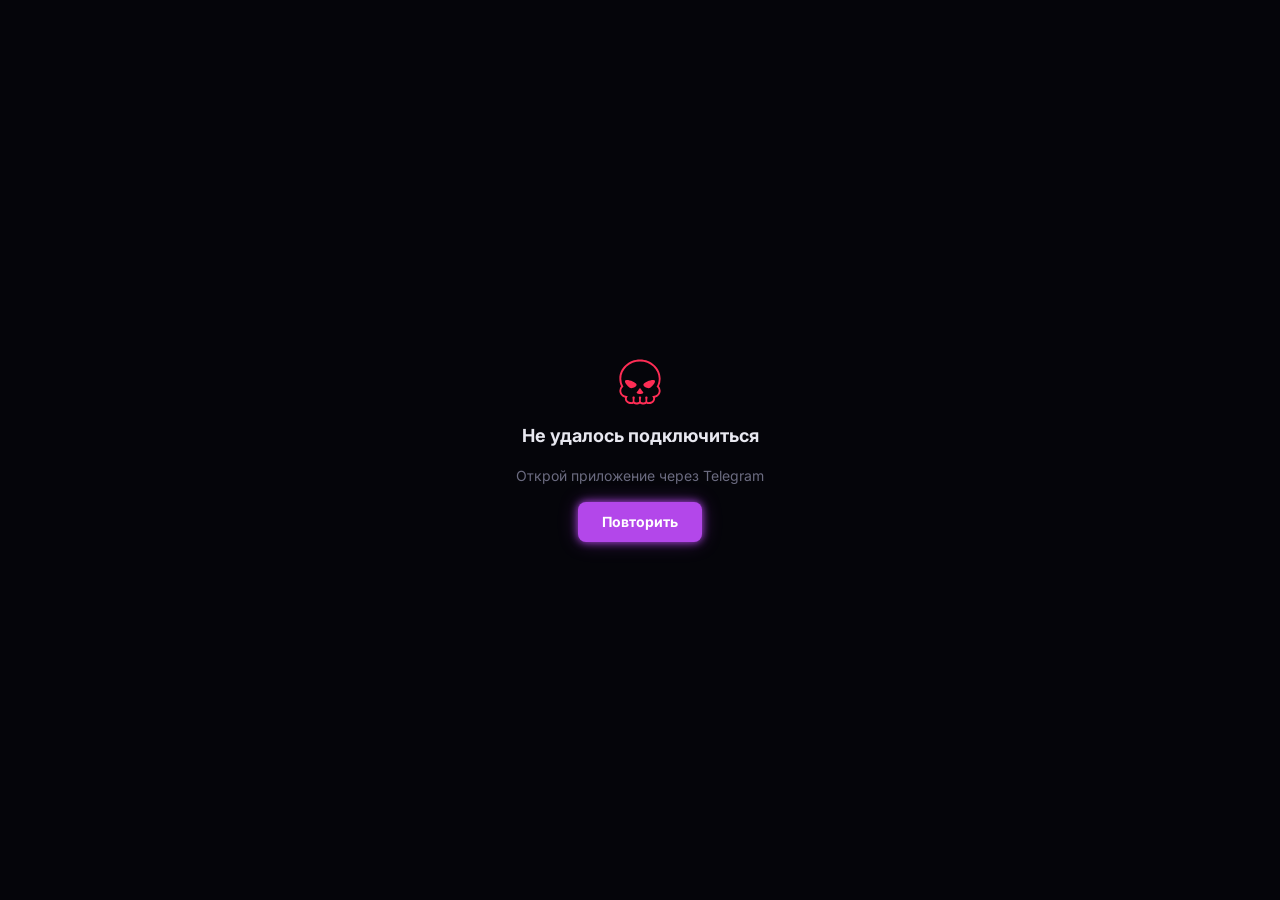
<file: index.html>
<!DOCTYPE html>
<html lang="ru">
<head>
  <meta charset="UTF-8" />
  <meta name="viewport" content="width=device-width, initial-scale=1.0, maximum-scale=1.0, user-scalable=no" />
  <title>SKAN Loyalty</title>
  <script src="https://telegram.org/js/telegram-web-app.js"></script>
  <script type="module" crossorigin src="./assets/index-BUK4YPmA.js"></script>
  <link rel="modulepreload" crossorigin href="./assets/rolldown-runtime-DF2fYuay.js">
  <link rel="modulepreload" crossorigin href="./assets/vendor-query-BiInfo69.js">
  <link rel="modulepreload" crossorigin href="./assets/vendor-react-CwxQJvq3.js">
  <link rel="modulepreload" crossorigin href="./assets/supabase-BXiOqPYQ.js">
  <link rel="modulepreload" crossorigin href="./assets/user-store-D5izcMjA.js">
  <link rel="modulepreload" crossorigin href="./assets/vendor-gsap-CE3zQfok.js">
  <link rel="stylesheet" crossorigin href="./assets/index-CqTpiE9f.css">
</head>
<body>
  <div id="root"></div>
</body>
</html>
</file>
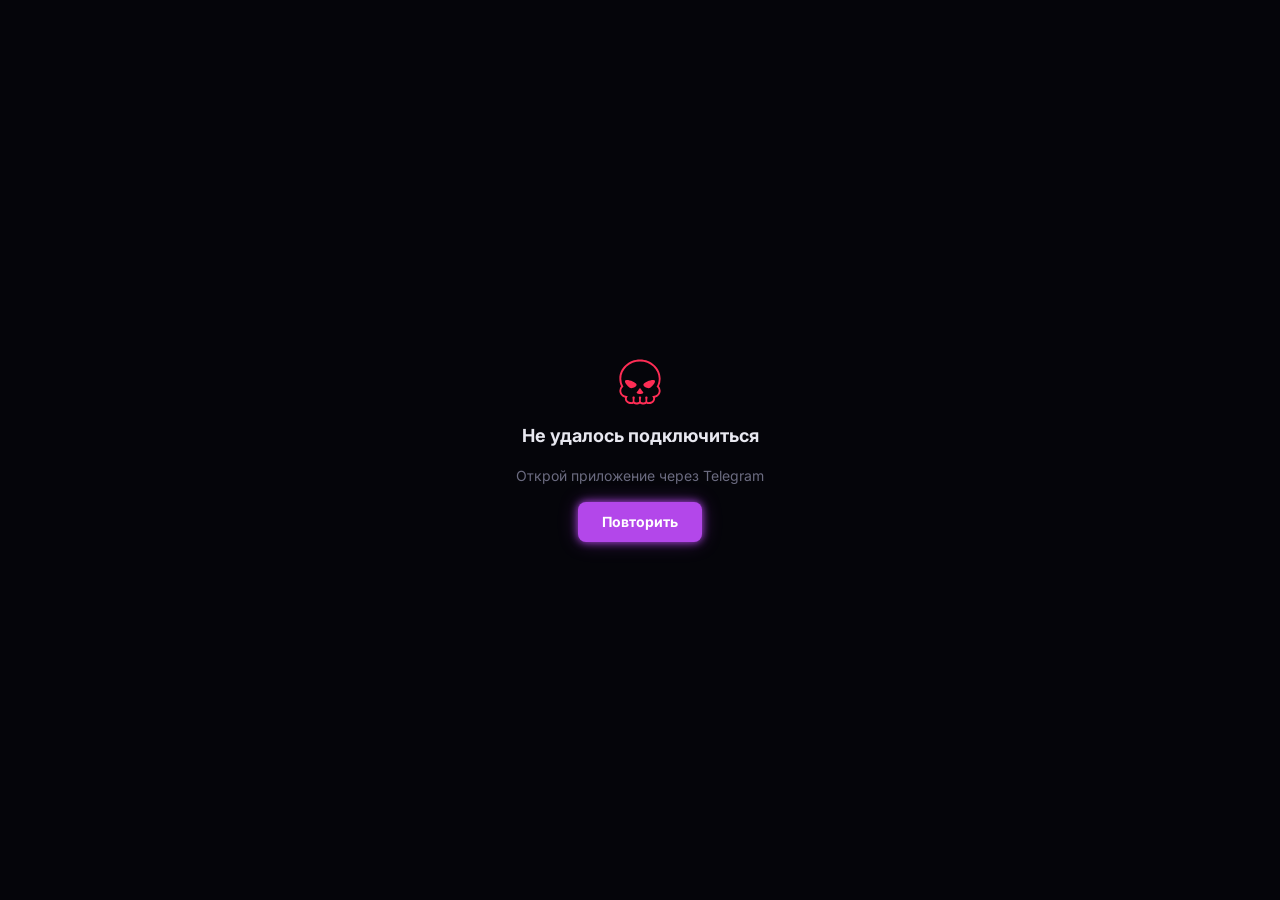
<file: v/glow-beam/index.html>
<!DOCTYPE html>
<html lang="ru">
<head>
  <meta charset="UTF-8" />
  <meta name="viewport" content="width=device-width, initial-scale=1.0, maximum-scale=1.0, user-scalable=no" />
  <title>SKAN Loyalty</title>
  <script src="https://telegram.org/js/telegram-web-app.js"></script>
  <script type="module" crossorigin src="./assets/index-DNg7mef9.js"></script>
  <link rel="modulepreload" crossorigin href="./assets/rolldown-runtime-DF2fYuay.js">
  <link rel="modulepreload" crossorigin href="./assets/vendor-query-BiInfo69.js">
  <link rel="modulepreload" crossorigin href="./assets/vendor-react-CwxQJvq3.js">
  <link rel="modulepreload" crossorigin href="./assets/supabase-BXiOqPYQ.js">
  <link rel="modulepreload" crossorigin href="./assets/user-store-D5izcMjA.js">
  <link rel="modulepreload" crossorigin href="./assets/vendor-gsap-CE3zQfok.js">
  <link rel="stylesheet" crossorigin href="./assets/index-COT0Ql1G.css">
</head>
<body>
  <div id="root"></div>
</body>
</html>
</file>
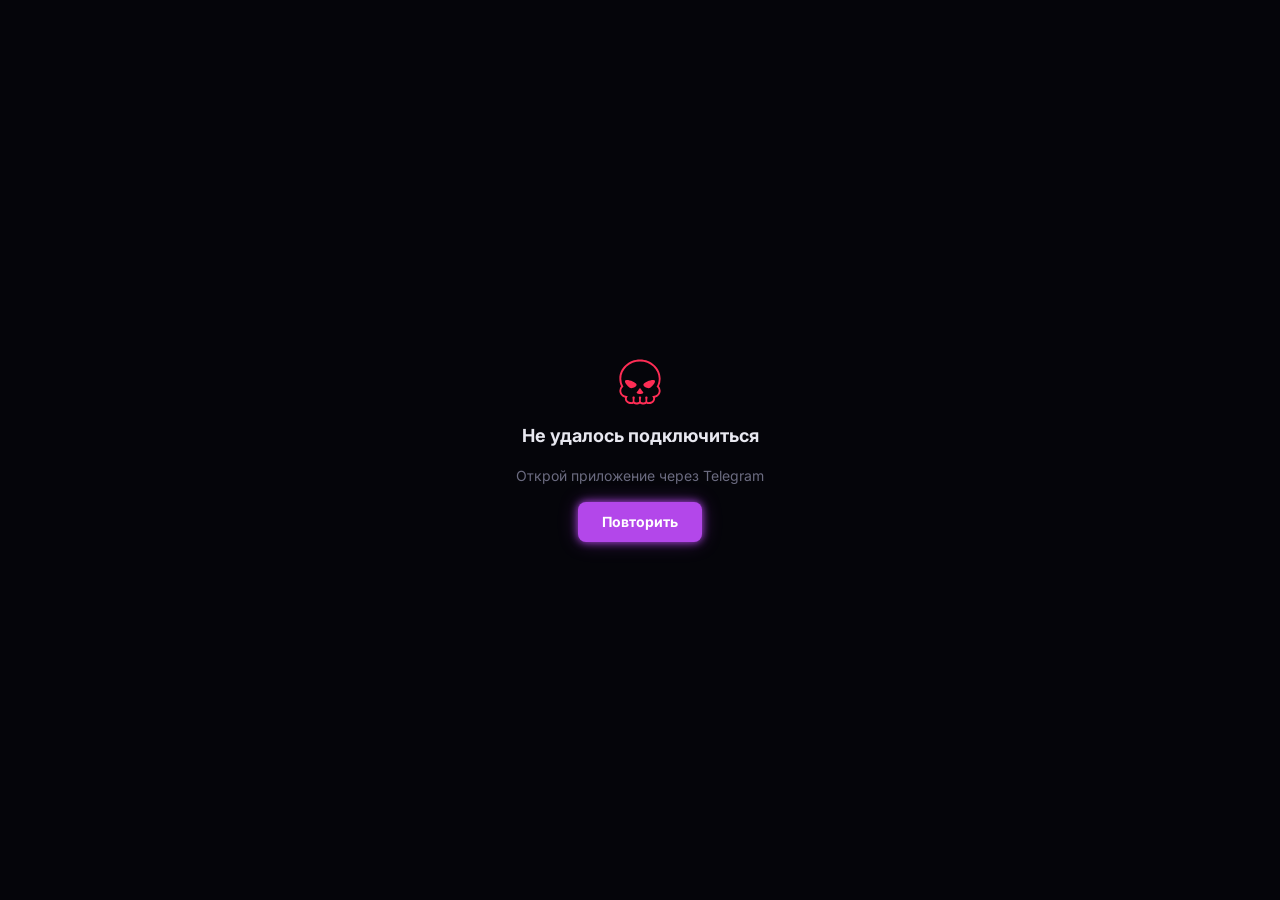
<file: v/glow-halo/index.html>
<!DOCTYPE html>
<html lang="ru">
<head>
  <meta charset="UTF-8" />
  <meta name="viewport" content="width=device-width, initial-scale=1.0, maximum-scale=1.0, user-scalable=no" />
  <title>SKAN Loyalty</title>
  <script src="https://telegram.org/js/telegram-web-app.js"></script>
  <script type="module" crossorigin src="./assets/index-Dusc5r5T.js"></script>
  <link rel="modulepreload" crossorigin href="./assets/rolldown-runtime-DF2fYuay.js">
  <link rel="modulepreload" crossorigin href="./assets/vendor-query-BiInfo69.js">
  <link rel="modulepreload" crossorigin href="./assets/vendor-react-CwxQJvq3.js">
  <link rel="modulepreload" crossorigin href="./assets/supabase-BXiOqPYQ.js">
  <link rel="modulepreload" crossorigin href="./assets/user-store-D5izcMjA.js">
  <link rel="modulepreload" crossorigin href="./assets/vendor-gsap-CE3zQfok.js">
  <link rel="stylesheet" crossorigin href="./assets/index-COT0Ql1G.css">
</head>
<body>
  <div id="root"></div>
</body>
</html>
</file>
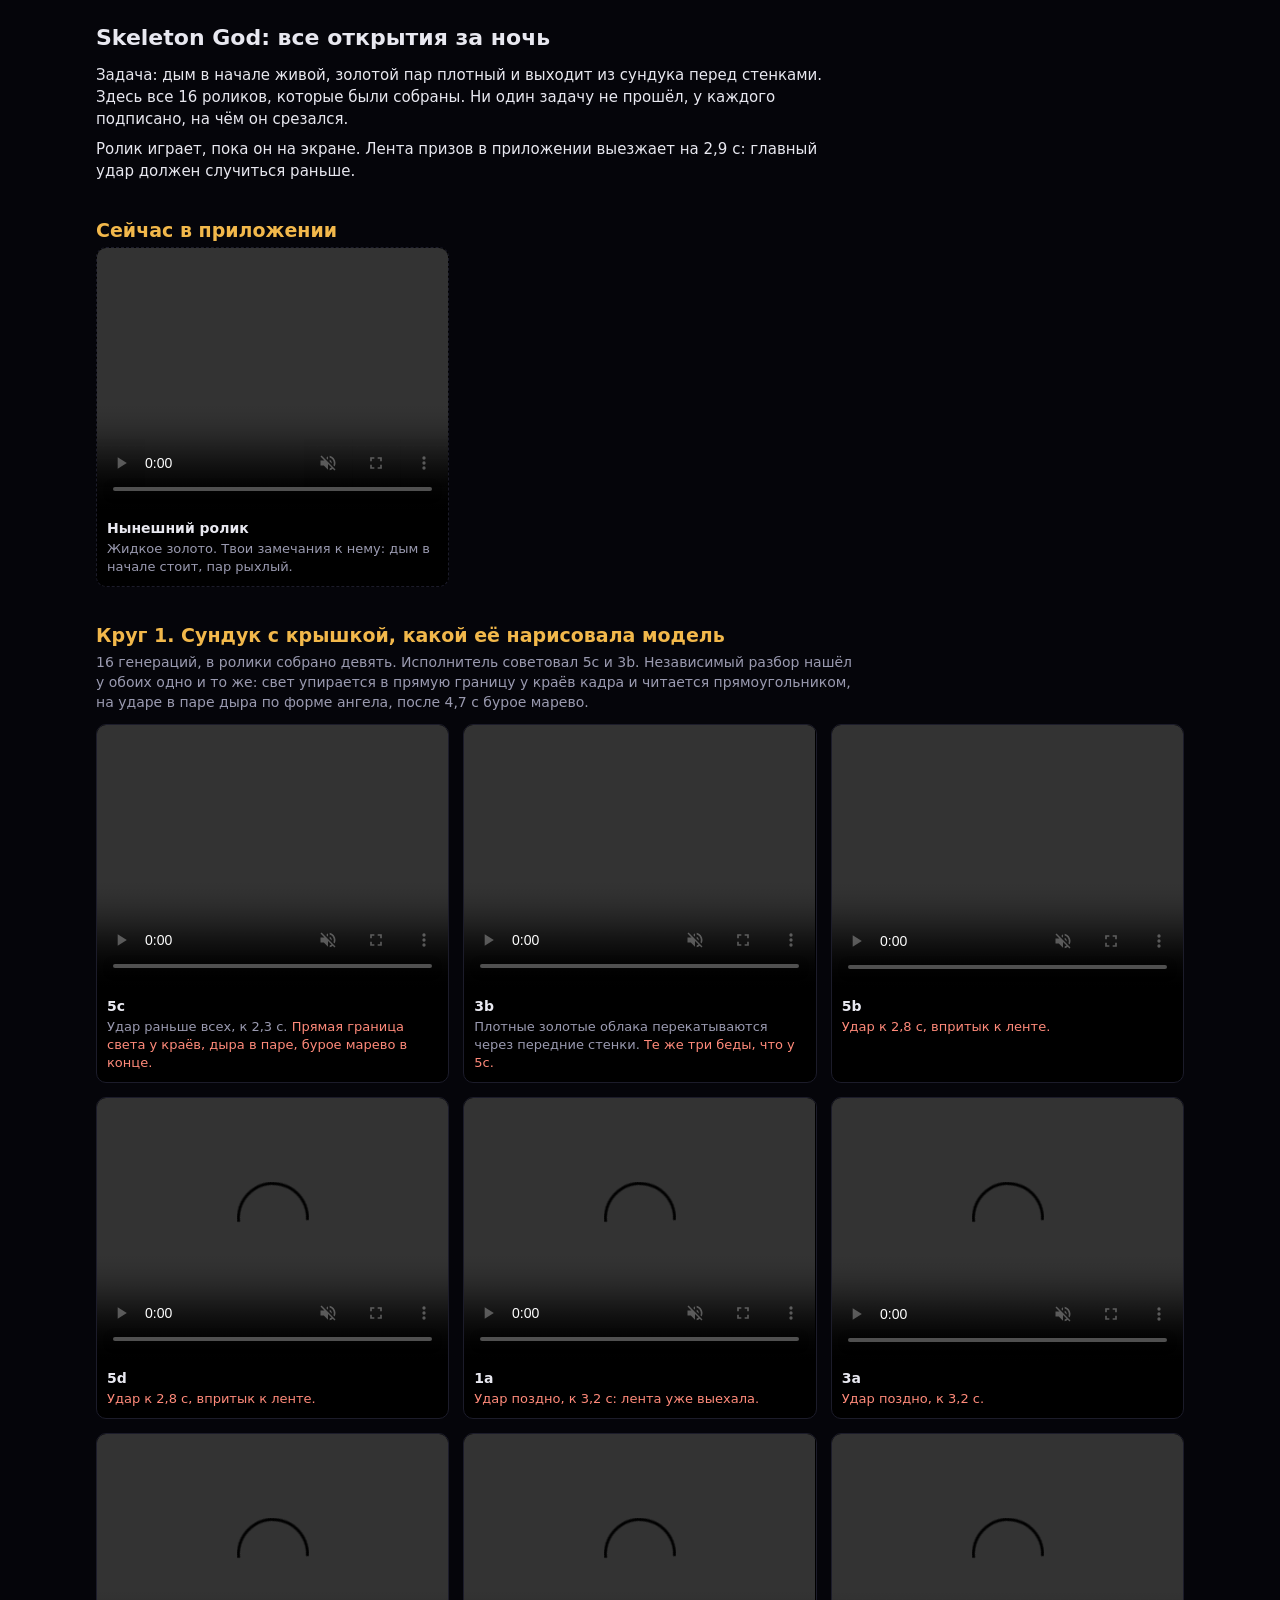
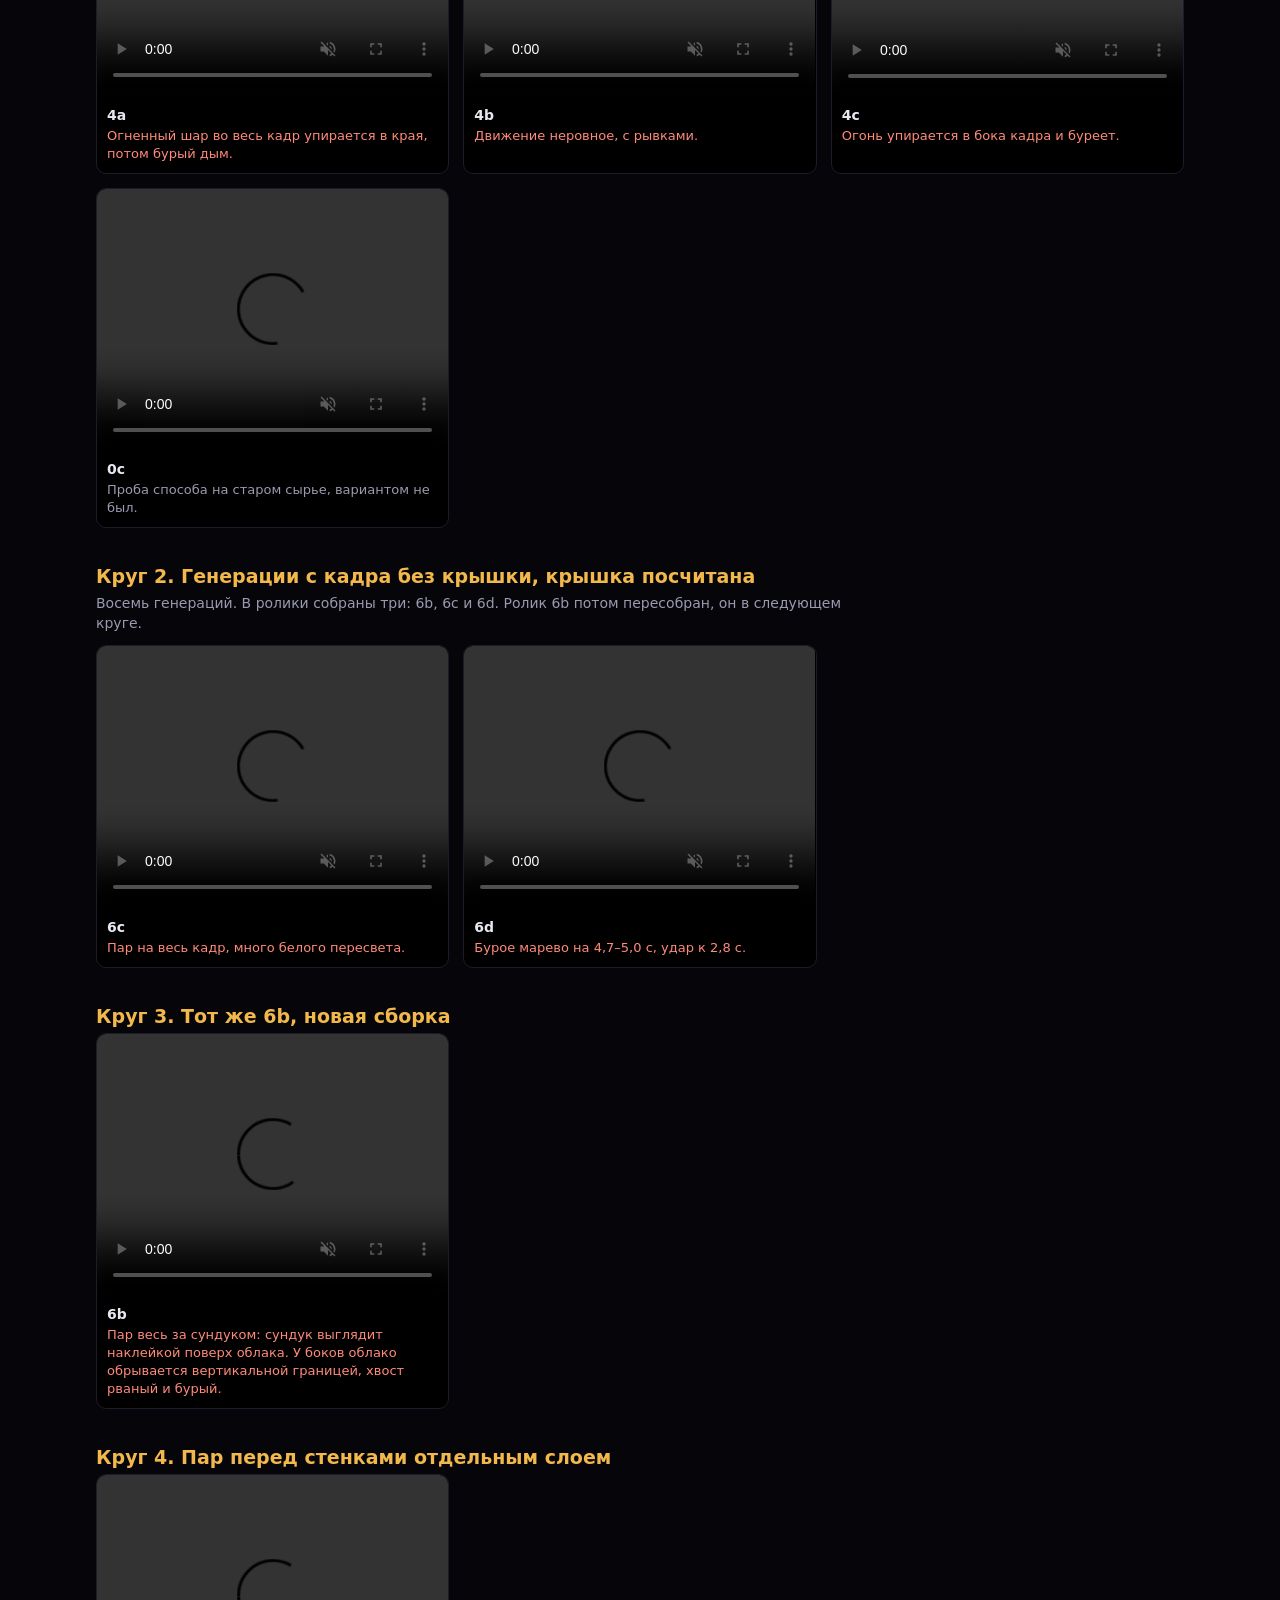
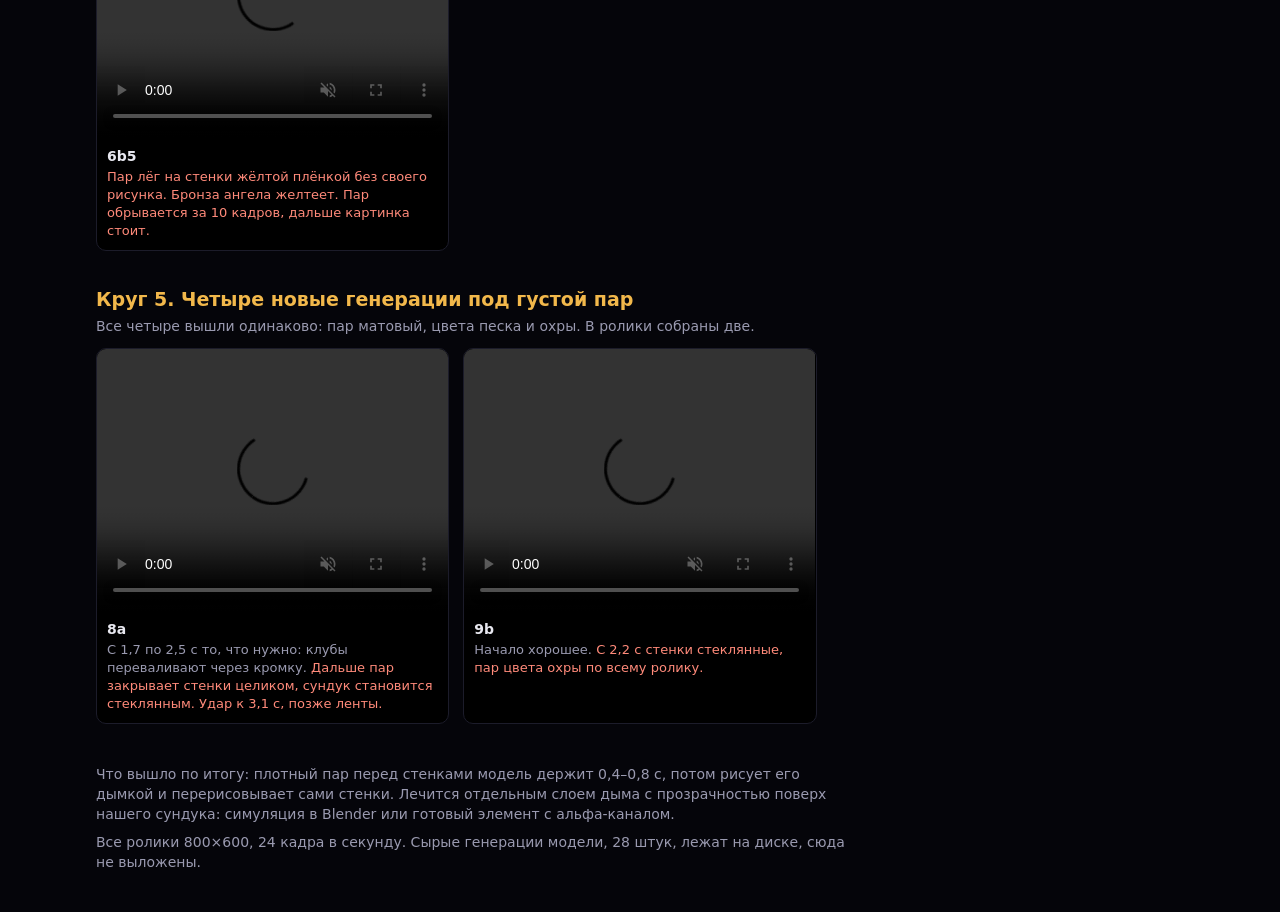
<file: v/god/index.html>
<!doctype html>
<html lang="ru">
<head>
<meta charset="utf-8">
<meta name="viewport" content="width=device-width, initial-scale=1">
<meta name="robots" content="noindex">
<title>Skeleton God: открытия за ночь</title>
<style>
  :root { --bg: #05050a; --text: #e8e8f0; --muted: #9a9ab0; --gold: #f2b84b; --line: #1c1c2a; --bad: #ff8a7a; }
  * { box-sizing: border-box; }
  body { margin: 0; background: var(--bg); color: var(--text); font-family: Inter, "Segoe UI", system-ui, sans-serif; }
  main { max-width: 1120px; margin: 0 auto; padding: 16px; }
  h1 { font-size: 22px; line-height: 28px; margin: 8px 0 12px; }
  .how p { margin: 0 0 8px; font-size: 15px; line-height: 22px; max-width: 760px; }
  h2 { font-size: 19px; line-height: 25px; margin: 36px 0 4px; color: var(--gold); }
  .round { margin: 0 0 12px; font-size: 14px; line-height: 20px; color: var(--muted); max-width: 760px; }
  .grid { display: grid; grid-template-columns: repeat(auto-fill, minmax(300px, 1fr)); gap: 14px; }
  figure { margin: 0; background: #000; border: 1px solid var(--line); border-radius: 10px; overflow: hidden; }
  figure.now { border-style: dashed; }
  .vid { position: relative; aspect-ratio: 4 / 3; background: #000; }
  .vid video { display: block; width: 100%; height: 100%; background: #000; }
  figcaption { padding: 8px 10px 10px; font-size: 14px; line-height: 19px; }
  figcaption b { font-weight: 600; }
  figcaption span { display: block; margin-top: 2px; color: var(--muted); font-size: 13px; line-height: 18px; }
  figcaption i { font-style: normal; color: var(--bad); }
  footer { margin: 40px 0 24px; font-size: 14px; line-height: 20px; color: var(--muted); max-width: 760px; }
  footer p { margin: 0 0 8px; }
</style>
</head>
<body>
<main>
  <h1>Skeleton God: все открытия за ночь</h1>
  <div class="how">
    <p>Задача: дым в начале живой, золотой пар плотный и выходит из сундука перед стенками. Здесь все 16 роликов, которые были собраны. Ни один задачу не прошёл, у каждого подписано, на чём он срезался.</p>
    <p>Ролик играет, пока он на экране. Лента призов в приложении выезжает на 2,9 с: главный удар должен случиться раньше.</p>
  </div>

  <h2>Сейчас в приложении</h2>
  <div class="grid">
    <figure class="now"><div class="vid"><video data-src="clips/god-now.mp4" muted playsinline loop controls preload="none"></video></div><figcaption><b>Нынешний ролик</b><span>Жидкое золото. Твои замечания к нему: дым в начале стоит, пар рыхлый.</span></figcaption></figure>
  </div>

  <h2>Круг 1. Сундук с крышкой, какой её нарисовала модель</h2>
  <p class="round">16 генераций, в ролики собрано девять. Исполнитель советовал 5c и 3b. Независимый разбор нашёл у обоих одно и то же: свет упирается в прямую границу у краёв кадра и читается прямоугольником, на ударе в паре дыра по форме ангела, после 4,7 с бурое марево.</p>
  <div class="grid">
    <figure><div class="vid"><video data-src="clips/god-5c.mp4" muted playsinline loop controls preload="none"></video></div><figcaption><b>5c</b><span>Удар раньше всех, к 2,3 с. <i>Прямая граница света у краёв, дыра в паре, бурое марево в конце.</i></span></figcaption></figure>
    <figure><div class="vid"><video data-src="clips/god-3b.mp4" muted playsinline loop controls preload="none"></video></div><figcaption><b>3b</b><span>Плотные золотые облака перекатываются через передние стенки. <i>Те же три беды, что у 5c.</i></span></figcaption></figure>
    <figure><div class="vid"><video data-src="clips/god-5b.mp4" muted playsinline loop controls preload="none"></video></div><figcaption><b>5b</b><span><i>Удар к 2,8 с, впритык к ленте.</i></span></figcaption></figure>
    <figure><div class="vid"><video data-src="clips/god-5d.mp4" muted playsinline loop controls preload="none"></video></div><figcaption><b>5d</b><span><i>Удар к 2,8 с, впритык к ленте.</i></span></figcaption></figure>
    <figure><div class="vid"><video data-src="clips/god-1a.mp4" muted playsinline loop controls preload="none"></video></div><figcaption><b>1a</b><span><i>Удар поздно, к 3,2 с: лента уже выехала.</i></span></figcaption></figure>
    <figure><div class="vid"><video data-src="clips/god-3a.mp4" muted playsinline loop controls preload="none"></video></div><figcaption><b>3a</b><span><i>Удар поздно, к 3,2 с.</i></span></figcaption></figure>
    <figure><div class="vid"><video data-src="clips/god-4a.mp4" muted playsinline loop controls preload="none"></video></div><figcaption><b>4a</b><span><i>Огненный шар во весь кадр упирается в края, потом бурый дым.</i></span></figcaption></figure>
    <figure><div class="vid"><video data-src="clips/god-4b.mp4" muted playsinline loop controls preload="none"></video></div><figcaption><b>4b</b><span><i>Движение неровное, с рывками.</i></span></figcaption></figure>
    <figure><div class="vid"><video data-src="clips/god-4c.mp4" muted playsinline loop controls preload="none"></video></div><figcaption><b>4c</b><span><i>Огонь упирается в бока кадра и буреет.</i></span></figcaption></figure>
    <figure><div class="vid"><video data-src="clips/god-0c.mp4" muted playsinline loop controls preload="none"></video></div><figcaption><b>0c</b><span>Проба способа на старом сырье, вариантом не был.</span></figcaption></figure>
  </div>

  <h2>Круг 2. Генерации с кадра без крышки, крышка посчитана</h2>
  <p class="round">Восемь генераций. В ролики собраны три: 6b, 6c и 6d. Ролик 6b потом пересобран, он в следующем круге.</p>
  <div class="grid">
    <figure><div class="vid"><video data-src="clips/god-6c.mp4" muted playsinline loop controls preload="none"></video></div><figcaption><b>6c</b><span><i>Пар на весь кадр, много белого пересвета.</i></span></figcaption></figure>
    <figure><div class="vid"><video data-src="clips/god-6d.mp4" muted playsinline loop controls preload="none"></video></div><figcaption><b>6d</b><span><i>Бурое марево на 4,7–5,0 с, удар к 2,8 с.</i></span></figcaption></figure>
  </div>

  <h2>Круг 3. Тот же 6b, новая сборка</h2>
  <div class="grid">
    <figure><div class="vid"><video data-src="clips/god-6b.mp4" muted playsinline loop controls preload="none"></video></div><figcaption><b>6b</b><span><i>Пар весь за сундуком: сундук выглядит наклейкой поверх облака. У боков облако обрывается вертикальной границей, хвост рваный и бурый.</i></span></figcaption></figure>
  </div>

  <h2>Круг 4. Пар перед стенками отдельным слоем</h2>
  <div class="grid">
    <figure><div class="vid"><video data-src="clips/god-6b5.mp4" muted playsinline loop controls preload="none"></video></div><figcaption><b>6b5</b><span><i>Пар лёг на стенки жёлтой плёнкой без своего рисунка. Бронза ангела желтеет. Пар обрывается за 10 кадров, дальше картинка стоит.</i></span></figcaption></figure>
  </div>

  <h2>Круг 5. Четыре новые генерации под густой пар</h2>
  <p class="round">Все четыре вышли одинаково: пар матовый, цвета песка и охры. В ролики собраны две.</p>
  <div class="grid">
    <figure><div class="vid"><video data-src="clips/god-8a.mp4" muted playsinline loop controls preload="none"></video></div><figcaption><b>8a</b><span>С 1,7 по 2,5 с то, что нужно: клубы переваливают через кромку. <i>Дальше пар закрывает стенки целиком, сундук становится стеклянным. Удар к 3,1 с, позже ленты.</i></span></figcaption></figure>
    <figure><div class="vid"><video data-src="clips/god-9b.mp4" muted playsinline loop controls preload="none"></video></div><figcaption><b>9b</b><span>Начало хорошее. <i>С 2,2 с стенки стеклянные, пар цвета охры по всему ролику.</i></span></figcaption></figure>
  </div>

  <footer>
    <p>Что вышло по итогу: плотный пар перед стенками модель держит 0,4–0,8 с, потом рисует его дымкой и перерисовывает сами стенки. Лечится отдельным слоем дыма с прозрачностью поверх нашего сундука: симуляция в Blender или готовый элемент с альфа-каналом.</p>
    <p>Все ролики 800×600, 24 кадра в секунду. Сырые генерации модели, 28 штук, лежат на диске, сюда не выложены.</p>
  </footer>
</main>
<script>
(() => {
  const videos = Array.from(document.querySelectorAll('video[data-src]'));
  const seen = new IntersectionObserver((entries) => {
    for (const entry of entries) {
      const video = entry.target;
      if (entry.isIntersecting) {
        if (!video.src) video.src = video.dataset.src;
        video.play().catch(() => {});
      } else {
        video.pause();
      }
    }
  }, { threshold: 0.35 });
  videos.forEach((video) => seen.observe(video));
})();
</script>
</body>
</html>
</file>
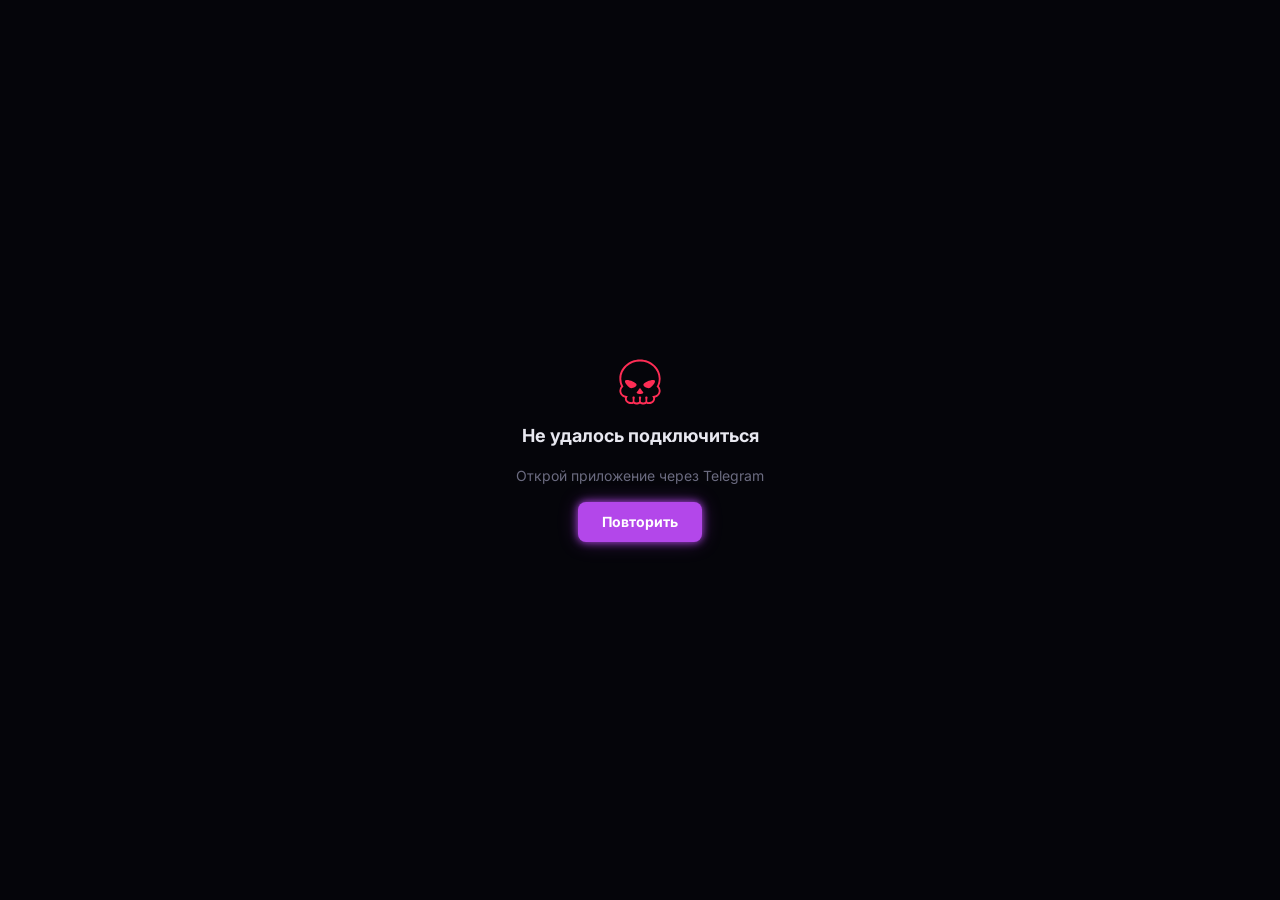
<file: v/royal8a/index.html>
<!DOCTYPE html>
<html lang="ru">
<head>
  <meta charset="UTF-8" />
  <meta name="viewport" content="width=device-width, initial-scale=1.0, maximum-scale=1.0, user-scalable=no" />
  <title>SKAN Loyalty</title>
  <script src="https://telegram.org/js/telegram-web-app.js"></script>
  <script type="module" crossorigin src="./assets/index-jVG-_dBc.js"></script>
  <link rel="modulepreload" crossorigin href="./assets/rolldown-runtime-DF2fYuay.js">
  <link rel="modulepreload" crossorigin href="./assets/vendor-query-BiInfo69.js">
  <link rel="modulepreload" crossorigin href="./assets/vendor-react-CwxQJvq3.js">
  <link rel="modulepreload" crossorigin href="./assets/supabase-BXiOqPYQ.js">
  <link rel="modulepreload" crossorigin href="./assets/user-store-D5izcMjA.js">
  <link rel="modulepreload" crossorigin href="./assets/vendor-gsap-CE3zQfok.js">
  <link rel="stylesheet" crossorigin href="./assets/index-COT0Ql1G.css">
</head>
<body>
  <div id="root"></div>
</body>
</html>
</file>
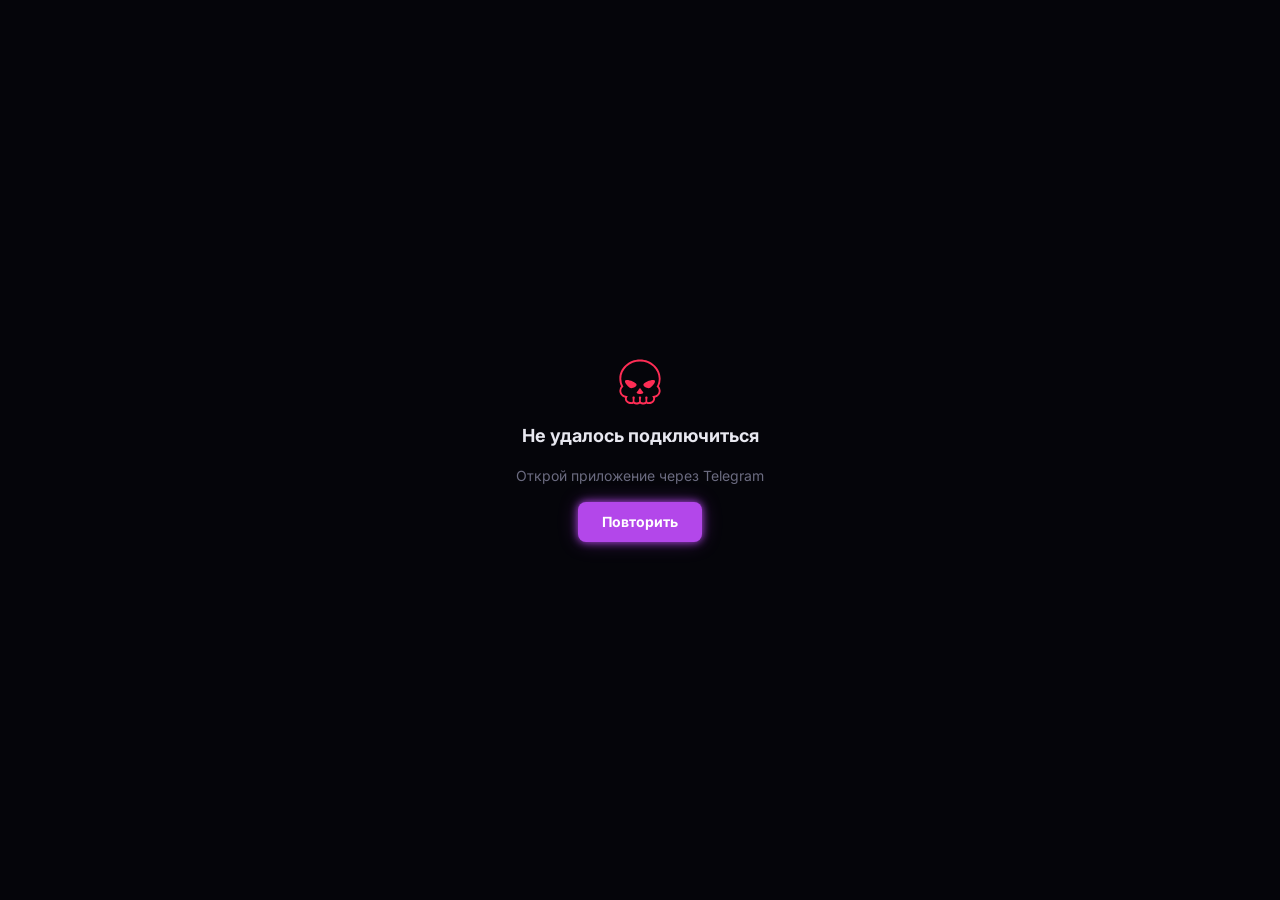
<file: v/zoom/index.html>
<!DOCTYPE html>
<html lang="ru">
<head>
  <meta charset="UTF-8" />
  <meta name="viewport" content="width=device-width, initial-scale=1.0, maximum-scale=1.0, user-scalable=no" />
  <title>SKAN Loyalty</title>
  <script src="https://telegram.org/js/telegram-web-app.js"></script>
  <script type="module" crossorigin src="./assets/index-CsTYehqa.js"></script>
  <link rel="modulepreload" crossorigin href="./assets/rolldown-runtime-DF2fYuay.js">
  <link rel="modulepreload" crossorigin href="./assets/vendor-query-BiInfo69.js">
  <link rel="modulepreload" crossorigin href="./assets/vendor-react-CwxQJvq3.js">
  <link rel="modulepreload" crossorigin href="./assets/supabase-BXiOqPYQ.js">
  <link rel="modulepreload" crossorigin href="./assets/user-store-CYtDdspL.js">
  <link rel="modulepreload" crossorigin href="./assets/vendor-gsap-CFWyOWHR.js">
  <link rel="stylesheet" crossorigin href="./assets/index-B9fmgtVv.css">
</head>
<body>
  <div id="root"></div>
</body>
</html>
</file>
<file: assets/index-CqTpiE9f.css>
@import "https://fonts.googleapis.com/css2?family=Orbitron:wght@900&family=Russo+One&family=Inter:wght@400;500;600;700&family=Rajdhani:wght@500;600;700&display=swap";@layer properties{@supports (((-webkit-hyphens:none)) and (not (margin-trim:inline))) or ((-moz-orient:inline) and (not (color:rgb(from red r g b)))){*,:before,:after{--tw-translate-x:0;--tw-translate-y:0;--tw-translate-z:0;--tw-scale-x:1;--tw-scale-y:1;--tw-scale-z:1;--tw-rotate-x:initial;--tw-rotate-y:initial;--tw-rotate-z:initial;--tw-skew-x:initial;--tw-skew-y:initial;--tw-space-y-reverse:0;--tw-border-style:solid;--tw-leading:initial;--tw-font-weight:initial;--tw-tracking:initial;--tw-blur:initial;--tw-brightness:initial;--tw-contrast:initial;--tw-grayscale:initial;--tw-hue-rotate:initial;--tw-invert:initial;--tw-opacity:initial;--tw-saturate:initial;--tw-sepia:initial;--tw-drop-shadow:initial;--tw-drop-shadow-color:initial;--tw-drop-shadow-alpha:100%;--tw-drop-shadow-size:initial;--tw-duration:initial;--tw-ease:initial}::backdrop{--tw-translate-x:0;--tw-translate-y:0;--tw-translate-z:0;--tw-scale-x:1;--tw-scale-y:1;--tw-scale-z:1;--tw-rotate-x:initial;--tw-rotate-y:initial;--tw-rotate-z:initial;--tw-skew-x:initial;--tw-skew-y:initial;--tw-space-y-reverse:0;--tw-border-style:solid;--tw-leading:initial;--tw-font-weight:initial;--tw-tracking:initial;--tw-blur:initial;--tw-brightness:initial;--tw-contrast:initial;--tw-grayscale:initial;--tw-hue-rotate:initial;--tw-invert:initial;--tw-opacity:initial;--tw-saturate:initial;--tw-sepia:initial;--tw-drop-shadow:initial;--tw-drop-shadow-color:initial;--tw-drop-shadow-alpha:100%;--tw-drop-shadow-size:initial;--tw-duration:initial;--tw-ease:initial}}}:root{--bg-primary:#05050a;--bg-secondary:#0d0d15;--bg-card:#111119;--bg-card-hover:#1a1a25;--neon-purple:#b347ea;--neon-cyan:#00f0ff;--neon-green:#39ff14;--neon-red:#ff2d55;--neon-gold:gold;--neon-pink:#ff6ec7;--text-primary:#e8e8f0;--text-secondary:#6b6b80;--text-muted:#44445a;--glow-purple:0 0 8px var(--neon-purple), 0 0 20px #b347ea4d;--glow-cyan:0 0 8px var(--neon-cyan), 0 0 20px #00f0ff4d;--glow-gold:0 0 8px var(--neon-gold), 0 0 20px #ffd7004d;--glow-green:0 0 8px var(--neon-green), 0 0 20px #39ff144d;--font-display:"Russo One", "Inter", system-ui, sans-serif;--font-logo:"Orbitron", monospace;--font-body:"Inter", system-ui, sans-serif;--font-mono:"Rajdhani", "Inter", system-ui, sans-serif;--rarity-common:#889;--rarity-rare:#b347ea;--rarity-epic:#00f0ff;--rarity-legendary:gold;--tg-bg:var(--tg-theme-bg-color,var(--bg-primary));--tg-text:var(--tg-theme-text-color,var(--text-primary));--tg-button:var(--tg-theme-button-color,var(--neon-purple))}@layer theme{:root,:host{--font-sans:ui-sans-serif, system-ui, sans-serif, "Apple Color Emoji", "Segoe UI Emoji", "Segoe UI Symbol", "Noto Color Emoji";--font-mono:ui-monospace, SFMono-Regular, Menlo, Monaco, Consolas, "Liberation Mono", "Courier New", monospace;--color-white:#fff;--spacing:.25rem;--container-xs:20rem;--container-sm:24rem;--text-xs:.75rem;--text-xs--line-height:calc(1 / .75);--text-sm:.875rem;--text-sm--line-height:calc(1.25 / .875);--text-base:1rem;--text-base--line-height:calc(1.5 / 1);--text-lg:1.125rem;--text-lg--line-height:calc(1.75 / 1.125);--text-xl:1.25rem;--text-xl--line-height:calc(1.75 / 1.25);--text-2xl:1.5rem;--text-2xl--line-height:calc(2 / 1.5);--text-3xl:1.875rem;--text-3xl--line-height:calc(2.25 / 1.875);--text-4xl:2.25rem;--text-4xl--line-height:calc(2.5 / 2.25);--font-weight-normal:400;--font-weight-medium:500;--font-weight-semibold:600;--font-weight-bold:700;--font-weight-black:900;--tracking-wider:.05em;--tracking-widest:.1em;--leading-tight:1.25;--leading-snug:1.375;--radius-md:.375rem;--radius-lg:.5rem;--radius-xl:.75rem;--radius-2xl:1rem;--radius-3xl:1.5rem;--ease-in:cubic-bezier(.4, 0, 1, 1);--ease-out:cubic-bezier(0, 0, .2, 1);--default-transition-duration:.15s;--default-transition-timing-function:cubic-bezier(.4, 0, .2, 1);--default-font-family:var(--font-sans);--default-mono-font-family:var(--font-mono)}}@layer base{*,:after,:before{box-sizing:border-box;border:0 solid;margin:0;padding:0}::backdrop{box-sizing:border-box;border:0 solid;margin:0;padding:0}::file-selector-button{box-sizing:border-box;border:0 solid;margin:0;padding:0}html,:host{-webkit-text-size-adjust:100%;tab-size:4;line-height:1.5;font-family:var(--default-font-family,ui-sans-serif, system-ui, sans-serif, "Apple Color Emoji", "Segoe UI Emoji", "Segoe UI Symbol", "Noto Color Emoji");font-feature-settings:var(--default-font-feature-settings,normal);font-variation-settings:var(--default-font-variation-settings,normal);-webkit-tap-highlight-color:transparent}hr{height:0;color:inherit;border-top-width:1px}abbr:where([title]){-webkit-text-decoration:underline dotted;text-decoration:underline dotted}h1,h2,h3,h4,h5,h6{font-size:inherit;font-weight:inherit}a{color:inherit;-webkit-text-decoration:inherit;-webkit-text-decoration:inherit;-webkit-text-decoration:inherit;-webkit-text-decoration:inherit;text-decoration:inherit}b,strong{font-weight:bolder}code,kbd,samp,pre{font-family:var(--default-mono-font-family,ui-monospace, SFMono-Regular, Menlo, Monaco, Consolas, "Liberation Mono", "Courier New", monospace);font-feature-settings:var(--default-mono-font-feature-settings,normal);font-variation-settings:var(--default-mono-font-variation-settings,normal);font-size:1em}small{font-size:80%}sub,sup{vertical-align:baseline;font-size:75%;line-height:0;position:relative}sub{bottom:-.25em}sup{top:-.5em}table{text-indent:0;border-color:inherit;border-collapse:collapse}:-moz-focusring{outline:auto}progress{vertical-align:baseline}summary{display:list-item}ol,ul,menu{list-style:none}img,svg,video,canvas,audio,iframe,embed,object{vertical-align:middle;display:block}img,video{max-width:100%;height:auto}button,input,select,optgroup,textarea{font:inherit;font-feature-settings:inherit;font-variation-settings:inherit;letter-spacing:inherit;color:inherit;opacity:1;background-color:#0000;border-radius:0}::file-selector-button{font:inherit;font-feature-settings:inherit;font-variation-settings:inherit;letter-spacing:inherit;color:inherit;opacity:1;background-color:#0000;border-radius:0}:where(select:is([multiple],[size])) optgroup{font-weight:bolder}:where(select:is([multiple],[size])) optgroup option{padding-inline-start:20px}::file-selector-button{margin-inline-end:4px}::placeholder{opacity:1}@supports (not ((-webkit-appearance:-apple-pay-button))) or (contain-intrinsic-size:1px){::placeholder{color:currentColor}@supports (color:color-mix(in lab, red, red)){::placeholder{color:color-mix(in oklab, currentcolor 50%, transparent)}}}textarea{resize:vertical}::-webkit-search-decoration{-webkit-appearance:none}::-webkit-date-and-time-value{min-height:1lh;text-align:inherit}::-webkit-datetime-edit{display:inline-flex}::-webkit-datetime-edit-fields-wrapper{padding:0}::-webkit-datetime-edit{padding-block:0}::-webkit-datetime-edit-year-field{padding-block:0}::-webkit-datetime-edit-month-field{padding-block:0}::-webkit-datetime-edit-day-field{padding-block:0}::-webkit-datetime-edit-hour-field{padding-block:0}::-webkit-datetime-edit-minute-field{padding-block:0}::-webkit-datetime-edit-second-field{padding-block:0}::-webkit-datetime-edit-millisecond-field{padding-block:0}::-webkit-datetime-edit-meridiem-field{padding-block:0}::-webkit-calendar-picker-indicator{line-height:1}:-moz-ui-invalid{box-shadow:none}button,input:where([type=button],[type=reset],[type=submit]){appearance:button}::file-selector-button{appearance:button}::-webkit-inner-spin-button{height:auto}::-webkit-outer-spin-button{height:auto}[hidden]:where(:not([hidden=until-found])){display:none!important}}@layer components;@layer utilities{.pointer-events-none{pointer-events:none}.sr-only{clip-path:inset(50%);white-space:nowrap;border-width:0;width:1px;height:1px;margin:-1px;padding:0;position:absolute;overflow:hidden}.absolute{position:absolute}.fixed{position:fixed}.relative{position:relative}.static{position:static}.-inset-3{inset:calc(var(--spacing) * -3)}.inset-0{inset:calc(var(--spacing) * 0)}.inset-x-0{inset-inline:calc(var(--spacing) * 0)}.start{inset-inline-start:var(--spacing)}.end{inset-inline-end:var(--spacing)}.top-0{top:calc(var(--spacing) * 0)}.top-0\.5{top:calc(var(--spacing) * .5)}.top-1\/3{top:33.3333%}.-right-1\.5{right:calc(var(--spacing) * -1.5)}.right-0{right:calc(var(--spacing) * 0)}.right-0\.5{right:calc(var(--spacing) * .5)}.right-1\/4{right:25%}.-bottom-1\.5{bottom:calc(var(--spacing) * -1.5)}.bottom-0{bottom:calc(var(--spacing) * 0)}.bottom-1\/3{bottom:33.3333%}.left-1\/2{left:50%}.left-1\/4{left:25%}.-z-10{z-index:calc(10 * -1)}.z-0{z-index:0}.z-10{z-index:10}.z-50{z-index:50}.container{width:100%}@media (min-width:40rem){.container{max-width:40rem}}@media (min-width:48rem){.container{max-width:48rem}}@media (min-width:64rem){.container{max-width:64rem}}@media (min-width:80rem){.container{max-width:80rem}}@media (min-width:96rem){.container{max-width:96rem}}.mx-1{margin-inline:calc(var(--spacing) * 1)}.mx-auto{margin-inline:auto}.mt-0\.5{margin-top:calc(var(--spacing) * .5)}.mt-1{margin-top:calc(var(--spacing) * 1)}.mt-1\.5{margin-top:calc(var(--spacing) * 1.5)}.mt-2{margin-top:calc(var(--spacing) * 2)}.mt-2\.5{margin-top:calc(var(--spacing) * 2.5)}.mt-3{margin-top:calc(var(--spacing) * 3)}.mt-3\.5{margin-top:calc(var(--spacing) * 3.5)}.mt-4{margin-top:calc(var(--spacing) * 4)}.mt-5{margin-top:calc(var(--spacing) * 5)}.mt-\[3px\]{margin-top:3px}.mt-\[9px\]{margin-top:9px}.mr-1{margin-right:calc(var(--spacing) * 1)}.mr-4{margin-right:calc(var(--spacing) * 4)}.mb-1{margin-bottom:calc(var(--spacing) * 1)}.mb-1\.5{margin-bottom:calc(var(--spacing) * 1.5)}.mb-2{margin-bottom:calc(var(--spacing) * 2)}.mb-3{margin-bottom:calc(var(--spacing) * 3)}.mb-4{margin-bottom:calc(var(--spacing) * 4)}.mb-5{margin-bottom:calc(var(--spacing) * 5)}.mb-6{margin-bottom:calc(var(--spacing) * 6)}.mb-10{margin-bottom:calc(var(--spacing) * 10)}.ml-0\.5{margin-left:calc(var(--spacing) * .5)}.ml-3{margin-left:calc(var(--spacing) * 3)}.block{display:block}.contents{display:contents}.flex{display:flex}.grid{display:grid}.hidden{display:none}.inline-flex{display:inline-flex}.table{display:table}.h-1\.5{height:calc(var(--spacing) * 1.5)}.h-2\.5{height:calc(var(--spacing) * 2.5)}.h-4{height:calc(var(--spacing) * 4)}.h-5{height:calc(var(--spacing) * 5)}.h-6{height:calc(var(--spacing) * 6)}.h-7{height:calc(var(--spacing) * 7)}.h-8{height:calc(var(--spacing) * 8)}.h-9{height:calc(var(--spacing) * 9)}.h-10{height:calc(var(--spacing) * 10)}.h-11{height:calc(var(--spacing) * 11)}.h-12{height:calc(var(--spacing) * 12)}.h-14{height:calc(var(--spacing) * 14)}.h-16{height:calc(var(--spacing) * 16)}.h-20{height:calc(var(--spacing) * 20)}.h-24{height:calc(var(--spacing) * 24)}.h-28{height:calc(var(--spacing) * 28)}.h-32{height:calc(var(--spacing) * 32)}.h-40{height:calc(var(--spacing) * 40)}.h-48{height:calc(var(--spacing) * 48)}.h-64{height:calc(var(--spacing) * 64)}.h-80{height:calc(var(--spacing) * 80)}.h-\[18px\]{height:18px}.h-full{height:100%}.max-h-80{max-height:calc(var(--spacing) * 80)}.min-h-0{min-height:calc(var(--spacing) * 0)}.min-h-4{min-height:calc(var(--spacing) * 4)}.min-h-11{min-height:calc(var(--spacing) * 11)}.min-h-full{min-height:100%}.w-0\.5{width:calc(var(--spacing) * .5)}.w-1\.5{width:calc(var(--spacing) * 1.5)}.w-1\/2{width:50%}.w-3\/4{width:75%}.w-4{width:calc(var(--spacing) * 4)}.w-5{width:calc(var(--spacing) * 5)}.w-6{width:calc(var(--spacing) * 6)}.w-7{width:calc(var(--spacing) * 7)}.w-9{width:calc(var(--spacing) * 9)}.w-10{width:calc(var(--spacing) * 10)}.w-11{width:calc(var(--spacing) * 11)}.w-12{width:calc(var(--spacing) * 12)}.w-14{width:calc(var(--spacing) * 14)}.w-16{width:calc(var(--spacing) * 16)}.w-20{width:calc(var(--spacing) * 20)}.w-24{width:calc(var(--spacing) * 24)}.w-28{width:calc(var(--spacing) * 28)}.w-32{width:calc(var(--spacing) * 32)}.w-40{width:calc(var(--spacing) * 40)}.w-48{width:calc(var(--spacing) * 48)}.w-64{width:calc(var(--spacing) * 64)}.w-80{width:calc(var(--spacing) * 80)}.w-\[72px\]{width:72px}.w-\[96px\]{width:96px}.w-full{width:100%}.max-w-\[260px\]{max-width:260px}.max-w-\[280px\]{max-width:280px}.max-w-sm{max-width:var(--container-sm)}.max-w-xs{max-width:var(--container-xs)}.min-w-0{min-width:calc(var(--spacing) * 0)}.min-w-\[18px\]{min-width:18px}.flex-1{flex:1}.flex-none{flex:none}.flex-shrink-0,.shrink-0{flex-shrink:0}.-translate-x-1\/2{--tw-translate-x:calc(calc(1 / 2 * 100%) * -1);translate:var(--tw-translate-x) var(--tw-translate-y)}.-translate-y-1\/2{--tw-translate-y:calc(calc(1 / 2 * 100%) * -1);translate:var(--tw-translate-x) var(--tw-translate-y)}.scale-85{--tw-scale-x:85%;--tw-scale-y:85%;--tw-scale-z:85%;scale:var(--tw-scale-x) var(--tw-scale-y)}.scale-100{--tw-scale-x:100%;--tw-scale-y:100%;--tw-scale-z:100%;scale:var(--tw-scale-x) var(--tw-scale-y)}.transform{transform:var(--tw-rotate-x,) var(--tw-rotate-y,) var(--tw-rotate-z,) var(--tw-skew-x,) var(--tw-skew-y,)}.cursor-pointer{cursor:pointer}.resize{resize:both}.resize-none{resize:none}.grid-cols-1{grid-template-columns:repeat(1,minmax(0,1fr))}.grid-cols-2{grid-template-columns:repeat(2,minmax(0,1fr))}.flex-col{flex-direction:column}.flex-wrap{flex-wrap:wrap}.place-items-center{place-items:center}.items-baseline{align-items:baseline}.items-center{align-items:center}.items-end{align-items:flex-end}.items-start{align-items:flex-start}.items-stretch{align-items:stretch}.justify-around{justify-content:space-around}.justify-between{justify-content:space-between}.justify-center{justify-content:center}.justify-end{justify-content:flex-end}.gap-1{gap:calc(var(--spacing) * 1)}.gap-1\.5{gap:calc(var(--spacing) * 1.5)}.gap-2{gap:calc(var(--spacing) * 2)}.gap-2\.5{gap:calc(var(--spacing) * 2.5)}.gap-3{gap:calc(var(--spacing) * 3)}.gap-4{gap:calc(var(--spacing) * 4)}.gap-\[5px\]{gap:5px}.gap-\[7px\]{gap:7px}.gap-px{gap:1px}:where(.space-y-2>:not(:last-child)){--tw-space-y-reverse:0;margin-block-start:calc(calc(var(--spacing) * 2) * var(--tw-space-y-reverse));margin-block-end:calc(calc(var(--spacing) * 2) * calc(1 - var(--tw-space-y-reverse)))}:where(.space-y-3>:not(:last-child)){--tw-space-y-reverse:0;margin-block-start:calc(calc(var(--spacing) * 3) * var(--tw-space-y-reverse));margin-block-end:calc(calc(var(--spacing) * 3) * calc(1 - var(--tw-space-y-reverse)))}:where(.space-y-4>:not(:last-child)){--tw-space-y-reverse:0;margin-block-start:calc(calc(var(--spacing) * 4) * var(--tw-space-y-reverse));margin-block-end:calc(calc(var(--spacing) * 4) * calc(1 - var(--tw-space-y-reverse)))}:where(.space-y-\[7px\]>:not(:last-child)){--tw-space-y-reverse:0;margin-block-start:calc(7px * var(--tw-space-y-reverse));margin-block-end:calc(7px * calc(1 - var(--tw-space-y-reverse)))}.truncate{text-overflow:ellipsis;white-space:nowrap;overflow:hidden}.overflow-hidden{overflow:hidden}.overflow-y-auto{overflow-y:auto}.rounded{border-radius:.25rem}.rounded-2xl{border-radius:var(--radius-2xl)}.rounded-3xl{border-radius:var(--radius-3xl)}.rounded-full{border-radius:3.40282e38px}.rounded-lg{border-radius:var(--radius-lg)}.rounded-md{border-radius:var(--radius-md)}.rounded-xl{border-radius:var(--radius-xl)}.border{border-style:var(--tw-border-style);border-width:1px}.border-t{border-top-style:var(--tw-border-style);border-top-width:1px}.border-white\/5{border-color:#ffffff0d}@supports (color:color-mix(in lab, red, red)){.border-white\/5{border-color:color-mix(in oklab, var(--color-white) 5%, transparent)}}.bg-\[var\(--neon-red\)\]{background-color:var(--neon-red)}.object-contain{object-fit:contain}.object-cover{object-fit:cover}.p-1{padding:calc(var(--spacing) * 1)}.p-2{padding:calc(var(--spacing) * 2)}.p-2\.5{padding:calc(var(--spacing) * 2.5)}.p-3{padding:calc(var(--spacing) * 3)}.p-4{padding:calc(var(--spacing) * 4)}.p-6{padding:calc(var(--spacing) * 6)}.px-1{padding-inline:calc(var(--spacing) * 1)}.px-2{padding-inline:calc(var(--spacing) * 2)}.px-3{padding-inline:calc(var(--spacing) * 3)}.px-4{padding-inline:calc(var(--spacing) * 4)}.px-5{padding-inline:calc(var(--spacing) * 5)}.px-6{padding-inline:calc(var(--spacing) * 6)}.px-8{padding-inline:calc(var(--spacing) * 8)}.py-0\.5{padding-block:calc(var(--spacing) * .5)}.py-1{padding-block:calc(var(--spacing) * 1)}.py-2{padding-block:calc(var(--spacing) * 2)}.py-2\.5{padding-block:calc(var(--spacing) * 2.5)}.py-3{padding-block:calc(var(--spacing) * 3)}.py-3\.5{padding-block:calc(var(--spacing) * 3.5)}.py-4{padding-block:calc(var(--spacing) * 4)}.py-6{padding-block:calc(var(--spacing) * 6)}.py-12{padding-block:calc(var(--spacing) * 12)}.pt-1{padding-top:calc(var(--spacing) * 1)}.pt-4{padding-top:calc(var(--spacing) * 4)}.pt-14{padding-top:calc(var(--spacing) * 14)}.pt-32{padding-top:calc(var(--spacing) * 32)}.pb-2{padding-bottom:calc(var(--spacing) * 2)}.pb-3{padding-bottom:calc(var(--spacing) * 3)}.pb-4{padding-bottom:calc(var(--spacing) * 4)}.pb-6{padding-bottom:calc(var(--spacing) * 6)}.pb-8{padding-bottom:calc(var(--spacing) * 8)}.pb-10{padding-bottom:calc(var(--spacing) * 10)}.text-center{text-align:center}.text-left{text-align:left}.text-right{text-align:right}.text-2xl{font-size:var(--text-2xl);line-height:var(--tw-leading,var(--text-2xl--line-height))}.text-3xl{font-size:var(--text-3xl);line-height:var(--tw-leading,var(--text-3xl--line-height))}.text-4xl{font-size:var(--text-4xl);line-height:var(--tw-leading,var(--text-4xl--line-height))}.text-base{font-size:var(--text-base);line-height:var(--tw-leading,var(--text-base--line-height))}.text-lg{font-size:var(--text-lg);line-height:var(--tw-leading,var(--text-lg--line-height))}.text-sm{font-size:var(--text-sm);line-height:var(--tw-leading,var(--text-sm--line-height))}.text-xl{font-size:var(--text-xl);line-height:var(--tw-leading,var(--text-xl--line-height))}.text-xs{font-size:var(--text-xs);line-height:var(--tw-leading,var(--text-xs--line-height))}.text-\[10px\]{font-size:10px}.text-\[clamp\(24px\,7\.6vw\,30px\)\]{font-size:clamp(24px,7.6vw,30px)}.leading-\[1\.2\]{--tw-leading:1.2;line-height:1.2}.leading-none{--tw-leading:1;line-height:1}.leading-snug{--tw-leading:var(--leading-snug);line-height:var(--leading-snug)}.leading-tight{--tw-leading:var(--leading-tight);line-height:var(--leading-tight)}.font-black{--tw-font-weight:var(--font-weight-black);font-weight:var(--font-weight-black)}.font-bold{--tw-font-weight:var(--font-weight-bold);font-weight:var(--font-weight-bold)}.font-medium{--tw-font-weight:var(--font-weight-medium);font-weight:var(--font-weight-medium)}.font-normal{--tw-font-weight:var(--font-weight-normal);font-weight:var(--font-weight-normal)}.font-semibold{--tw-font-weight:var(--font-weight-semibold);font-weight:var(--font-weight-semibold)}.tracking-\[0\.3em\]{--tw-tracking:.3em;letter-spacing:.3em}.tracking-wider{--tw-tracking:var(--tracking-wider);letter-spacing:var(--tracking-wider)}.tracking-widest{--tw-tracking:var(--tracking-widest);letter-spacing:var(--tracking-widest)}.break-words{overflow-wrap:break-word}.whitespace-nowrap{white-space:nowrap}.whitespace-pre-wrap{white-space:pre-wrap}.text-\[var\(--neon-purple\)\]{color:var(--neon-purple)}.text-\[var\(--text-secondary\)\]{color:var(--text-secondary)}.text-white{color:var(--color-white)}.uppercase{text-transform:uppercase}.opacity-40{opacity:.4}.opacity-100{opacity:1}.filter{filter:var(--tw-blur,) var(--tw-brightness,) var(--tw-contrast,) var(--tw-grayscale,) var(--tw-hue-rotate,) var(--tw-invert,) var(--tw-saturate,) var(--tw-sepia,) var(--tw-drop-shadow,)}.transition{transition-property:color,background-color,border-color,outline-color,text-decoration-color,fill,stroke,--tw-gradient-from,--tw-gradient-via,--tw-gradient-to,opacity,box-shadow,transform,translate,scale,rotate,filter,-webkit-backdrop-filter,backdrop-filter,display,content-visibility,overlay,pointer-events;transition-timing-function:var(--tw-ease,var(--default-transition-timing-function));transition-duration:var(--tw-duration,var(--default-transition-duration))}.transition-all{transition-property:all;transition-timing-function:var(--tw-ease,var(--default-transition-timing-function));transition-duration:var(--tw-duration,var(--default-transition-duration))}.transition-colors{transition-property:color,background-color,border-color,outline-color,text-decoration-color,fill,stroke,--tw-gradient-from,--tw-gradient-via,--tw-gradient-to;transition-timing-function:var(--tw-ease,var(--default-transition-timing-function));transition-duration:var(--tw-duration,var(--default-transition-duration))}.duration-300{--tw-duration:.3s;transition-duration:.3s}.duration-500{--tw-duration:.5s;transition-duration:.5s}.ease-in{--tw-ease:var(--ease-in);transition-timing-function:var(--ease-in)}.ease-out{--tw-ease:var(--ease-out);transition-timing-function:var(--ease-out)}.outline-none{--tw-outline-style:none;outline-style:none}.active\:opacity-70:active{opacity:.7}}.safe-top{padding-top:calc(max(12px, var(--tg-safe-area-inset-top,0px)) + var(--tg-content-safe-area-inset-top,0px))}html,body,#root{-webkit-overflow-scrolling:touch;height:100%;margin:0;padding:0;overflow:hidden}body{font-synthesis:style;background:var(--bg-primary);color:var(--text-primary);font-family:Inter,system-ui,-apple-system,sans-serif}::-webkit-scrollbar{width:0;height:0}.page-transition{transition:opacity .2s ease-out,transform .2s ease-out}.page-enter{opacity:1;transform:none}.page-exit{opacity:0;transform:translateY(8px)}.skeleton{background:var(--bg-card);position:relative;overflow:hidden}.skeleton:after{content:"";background:linear-gradient(90deg,#0000,#ffffff0a,#0000);animation:1.5s ease-in-out infinite skeleton-shimmer;position:absolute;inset:0;transform:translate(-100%)}@keyframes skeleton-shimmer{to{transform:translate(100%)}}.box-idle-float{animation:3s ease-in-out infinite box-float}@keyframes box-float{0%,to{transform:translateY(0)}50%{transform:translateY(-8px)}}.swiper.box-swiper{overflow:clip visible}.coin-pulse{position:relative}.coin-pulse:before{content:"";border-radius:inherit;background:radial-gradient(var(--neon-purple), transparent 70%);position:absolute;inset:-4px}@supports (color:color-mix(in lab, red, red)){.coin-pulse:before{background:radial-gradient(color-mix(in srgb, var(--neon-purple) 60%, transparent), transparent 70%)}}.coin-pulse:before{opacity:0;z-index:-1;animation:2s ease-in-out infinite coin-glow-gpu}@keyframes coin-glow-gpu{0%,to{opacity:0}50%{opacity:.3}}.btn-glow{transition:transform .15s;position:relative;overflow:hidden}.btn-glow:active{transform:scale(.97)}.btn-glow:after{content:"";opacity:0;background:#ffffff40;border-radius:50%;width:0;height:0;transition:width .4s,height .4s,opacity .4s;position:absolute;top:50%;left:50%;transform:translate(-50%,-50%)}.btn-glow:active:after{opacity:0;width:300px;height:300px;transition:width,height,opacity .4s}.screen-shake{animation:.4s cubic-bezier(.36,.07,.19,.97) both shake}@keyframes shake{10%,90%{transform:translate(-1px)}20%,80%{transform:translate(2px)}30%,50%,70%{transform:translate(-3px)}40%,60%{transform:translate(3px)}}.badge-bounce{animation:.4s cubic-bezier(.68,-.55,.27,1.55) badge-pop}@keyframes badge-pop{0%{transform:scale(0)}to{transform:scale(1)}}.fade-in-up{animation:.4s ease-out both fade-up}@keyframes fade-up{0%{opacity:0;transform:translateY(12px)}to{opacity:1;transform:translateY(0)}}.stagger-item{opacity:0;animation:.4s ease-out both fade-up;animation-delay:calc(min(var(--i,0), 10) * 60ms);transform:translateY(12px)}.aurora-blob-1{animation:19s ease-in-out infinite aurora-drift-1}.aurora-blob-2{animation:23s ease-in-out -5s infinite aurora-drift-2}.aurora-blob-3{animation:17s ease-in-out -10s infinite aurora-drift-3}@keyframes aurora-drift-1{0%{transform:translate(0)scale(1)}25%{transform:translate(25vw,-15vh)scale(1.1)}50%{transform:translate(-5vw,25vh)scale(.9)}75%{transform:translate(-25vw,-10vh)scale(1.05)}to{transform:translate(0)scale(1)}}@keyframes aurora-drift-2{0%{transform:translate(0)scale(1)}33%{transform:translate(-30vw,20vh)scale(1.15)}66%{transform:translate(20vw,-25vh)scale(.85)}to{transform:translate(0)scale(1)}}@keyframes aurora-drift-3{0%{transform:translate(0)scale(.9)}50%{transform:translate(15vw,30vh)scale(1.1)}to{transform:translate(0)scale(.9)}}.smoke-wisp{opacity:0;animation:3.9s ease-in-out infinite smoke-rise}@keyframes smoke-rise{0%{opacity:0;transform:translate(-50%)scale(.8)}20%{opacity:.6}60%{opacity:.3}to{opacity:0;transform:translate(-50%,-80px)scale(1.4)}}.glass-card{background:#ffffff08;border:1px solid #ffffff14;border-radius:16px;box-shadow:0 4px 24px #0003}.ladder{font-family:var(--font-body);color:var(--text-primary);padding:14px;display:block}.ladder:focus-visible{outline:2px solid var(--neon-cyan);outline-offset:3px}.ladder-head{justify-content:space-between;align-items:center;gap:8px;min-height:28px;display:flex}.ladder-now{color:#f1f1f7;align-items:center;gap:6px;min-width:0;display:flex}.ladder-name{font:700 13px/1 var(--font-mono);letter-spacing:.06em;text-transform:uppercase;white-space:nowrap}.ladder-chip{font:500 12px/1 var(--font-body);color:#b4b4c6;white-space:nowrap;border-radius:5px;padding:3px 6px;box-shadow:inset 0 0 0 1px #ffffff3d}.ladder-chip b{font:700 13px/1 var(--font-mono);color:var(--neon-green)}.ladder-go{color:#e8e8f0;background:#ffffff0f;border-radius:50%;flex:none;place-items:center;width:28px;height:28px;display:grid;position:relative;box-shadow:inset 0 0 0 1.5px #ffffff6b}.ladder-go:after{content:"";opacity:0;border:2px solid #ffffffbf;border-radius:50%;animation:2.8s ease-out 1.8s infinite rank-ping;position:absolute;inset:0}.ladder-scale{height:62px;margin:12px 26px 0 14px;display:block;position:relative}.ladder-tick{font:700 12px/14px var(--font-mono);letter-spacing:.02em;color:#7d7d93;white-space:nowrap;position:absolute;top:0;transform:translate(-50%)}.ladder-tick[data-state=done]{color:#9a9ab0}.ladder-tick[data-state=cur]{color:var(--neon-green);text-shadow:0 0 8px #39ff1499}.ladder-rail{background:#ffffff1a;border-radius:3px;height:6px;position:absolute;top:22px;left:0;right:0;overflow:hidden}.ladder-fill{transform:translateX(calc(var(--pf) * 1% - 100%));background:linear-gradient(90deg,#39ff140f 0%,#39ff144d 55%,#39ff14 100%);border-radius:3px;animation:1.1s cubic-bezier(.22,1,.36,1) both rank-grow;position:absolute;inset:0}.ladder-dot{background:#1b1b26;border-radius:50%;width:12px;height:12px;margin:-6px 0 0 -6px;position:absolute;top:25px;box-shadow:inset 0 0 0 2px #3d3d50}.ladder-dot[data-state=done]{background:#17471a;box-shadow:inset 0 0 0 2px #39ff1480}.ladder-dot[data-state=cur]{background:#f4fff0;box-shadow:0 0 0 3px #39ff1459,0 0 10px #39ff14}.ladder-dot[data-state=cur]:after{content:"";opacity:0;border:2px solid #39ff14;border-radius:50%;animation:2.6s ease-out 1.5s infinite rank-ping;position:absolute;inset:-3px}.ladder-label{font:700 12px/13px var(--font-mono);letter-spacing:.03em;text-transform:uppercase;color:#8f8fa6;white-space:nowrap;flex-direction:column;align-items:center;display:flex;position:absolute;top:36px;transform:translate(-50%)}.ladder-label.first{align-items:flex-start;left:-14px;transform:none}.ladder-label.last{align-items:flex-end;right:-26px;transform:none}.ladder-label[data-state=done]{color:#9a9ab0}.ladder-label[data-state=cur]{color:var(--neon-green)}.ladder-goal{font:500 12px/1 var(--font-body);color:#9a9ab0;white-space:nowrap;margin-top:10px;display:block}.ladder-goal b{color:var(--text-primary)}.ladder-goal .ladder-num{font:700 13px/1 var(--font-mono);letter-spacing:.02em}.ladder-goal .ladder-name{font-size:12px}@media (max-width:340px){.ladder-name{letter-spacing:.03em}}@keyframes rank-grow{0%{transform:translate(-100%)}to{transform:translateX(calc(var(--pf) * 1% - 100%))}}@keyframes rank-ping{0%{opacity:.9;transform:scale(.5)}70%,to{opacity:0;transform:scale(1.9)}}.trail{--F:calc(var(--pf) * 1%);--C:calc(var(--pf) * 0.66%);--tc0:calc(var(--C) - 4px);--tc1:calc(var(--C) + 4px);--tf0:calc(var(--F) - 6px);--tf1:calc(var(--F) + 6px);--trail-ink:#04130a;text-align:left;width:100%;font-family:var(--font-body);color:var(--text-primary);margin-top:8px;display:block}.trail:focus-visible{outline:2px solid var(--neon-cyan);outline-offset:3px}.trail-line{align-items:center;display:flex}.trail-node{z-index:1;border-radius:50%;flex:none;place-items:center;width:30px;height:30px;display:grid;position:relative}.trail-node.now{color:var(--neon-green);background:#0f2411;box-shadow:inset 0 0 0 1.5px #39ff146b}.trail-node.go{color:#e8e8f0;background:#15151c;box-shadow:inset 0 0 0 1.5px #ffffff6b}.trail-node.go:after{content:"";opacity:0;border:2px solid #ffffffbf;border-radius:50%;animation:4.6s linear 1.6s infinite trail-ring;position:absolute;inset:0}.trail-bar{background:#ffffff12;flex:1;min-width:0;height:20px;margin:0 -8px;position:relative;overflow:hidden;box-shadow:inset 0 1px #ffffff14,inset 0 -1px #ffffff14}.trail-fill{transform:translateX(calc(var(--pf) * 1% - 100%));animation:1.1s cubic-bezier(.22,1,.36,1) both rank-grow;position:absolute;inset:0;overflow:hidden}.trail-fill:not(.trail-car){background:linear-gradient(90deg, #39ff1414 0, #39ff1457 max(calc(66% - 8px), 49%), #39ff14a8 min(calc(66% + 8px), 83%), #39ff14 100%) 100% 0 / calc(var(--pf) * 1%) 100% no-repeat}.trail-car{pointer-events:none;overflow:visible}.trail-spark,.trail-flare{width:0;position:absolute;top:0;bottom:0;right:0}.trail-spark{box-shadow:0 0 9px 2px #39ff148c}.trail-flare{opacity:0;animation:4.6s linear 1.6s infinite trail-flare;box-shadow:0 0 14px 5px #82ff6499}.trail-flow{pointer-events:none;transform:translateX(calc(var(--pf) * -1%));animation:4.6s linear 1.6s infinite trail-flow-x;position:absolute;inset:0}.trail-flow:before{content:"";opacity:0;background:radial-gradient(28px 5px at 50% 0,#e1ffd6f2,#e1ffd600),radial-gradient(28px 5px at 50% 100%,#e1ffd6f2,#e1ffd600),linear-gradient(90deg,#96ff8200,#96ff821a 50%,#96ff8200);width:56px;animation:4.6s linear 1.6s infinite trail-flow-o;position:absolute;top:0;bottom:0;right:0}.trail-text{text-align:center;white-space:nowrap;font:500 12px/20px var(--font-body);color:#fff;padding:0 12px;animation:.5s ease-out .55s both trail-text-in;display:block;position:absolute;inset:0}.trail-num{font:700 13px/1 var(--font-mono);letter-spacing:.02em;vertical-align:.5px}@supports ((-webkit-background-clip:text) or (background-clip:text)){.trail-text{background-image:linear-gradient(90deg, #fff 0, #fff var(--tc0), var(--trail-ink) var(--tc1), var(--trail-ink) var(--tf0), #fff var(--tf1), #fff 100%);-webkit-text-fill-color:transparent;-webkit-background-clip:text;background-clip:text}}.trail-labels{justify-content:space-between;gap:8px;margin-top:7px;display:flex}.trail-label{flex-direction:column;gap:4px;display:flex}.trail-label.next{align-items:flex-end}.trail-name{font:700 13px/1 var(--font-mono);letter-spacing:.06em;text-transform:uppercase;white-space:nowrap}.trail-cb{font:500 12px/1 var(--font-body);color:#9a9ab0;white-space:nowrap}.trail-cb b{font:700 13px/1 var(--font-mono)}.trail-label.now .trail-name,.trail-label.now .trail-cb b{color:#fff}.trail-label.next .trail-name,.trail-label.next .trail-cb b{color:#a6a6ba}.trail-nudge{animation:4.6s linear 1.6s infinite trail-nudge}@media (max-width:340px){.trail-name{letter-spacing:.03em}}@keyframes trail-text-in{0%{opacity:0}to{opacity:1}}@keyframes trail-flow-x{0%{transform:translateX(calc(var(--pf) * -1%));animation-timing-function:cubic-bezier(.45,0,.55,1)}30%,34%{animation-timing-function:linear;transform:translate(56px)}to{transform:translateX(calc(var(--pf) * -1%))}}@keyframes trail-flow-o{0%{opacity:0}4%,27%{opacity:1}31%,to{opacity:0}}@keyframes trail-flare{0%,22%{opacity:0;animation-timing-function:ease-in}30%{opacity:1;animation-timing-function:ease-out}52%,to{opacity:0}}@keyframes trail-ring{0%,30%{opacity:0;animation-timing-function:ease-out;transform:scale(1)}37%{opacity:.8;animation-timing-function:ease-out;transform:scale(1.14)}64%{opacity:0;animation-timing-function:linear;transform:scale(1.75)}to{opacity:0;transform:scale(1)}}@keyframes trail-nudge{0%,32%{animation-timing-function:ease-out;transform:translate(0)}39%{animation-timing-function:ease-in-out;transform:translate(3px)}48%,to{transform:translate(0)}}.contents-btn{justify-content:center;align-items:center;min-height:44px;padding:0 12px;display:flex}.contents-pill{height:34px;font:600 13px/1 var(--font-body);color:#f1f1f7;white-space:nowrap;border-radius:17px;align-items:center;gap:7px;padding:0 6px 0 11px;display:flex}.contents-count{min-width:20px;height:20px;font:700 13px/1 var(--font-mono);color:#fff;background:#ffffff24;border-radius:10px;place-items:center;padding:0 6px;display:grid}@supports (text-box:trim-both cap alphabetic){.contents-count{text-align:center;text-box:trim-both cap alphabetic;padding-top:calc(10px - .5cap);display:block}}.contents-go{background:var(--bx);color:#0a0a10;border-radius:50%;place-items:center;width:22px;height:22px;display:grid}.press-pill{transition:transform .15s,opacity .15s}.press-pill:active{opacity:.8;transform:scale(.97)}.nudge-right{animation:3.4s ease-in-out 2.2s infinite nudge-right}@keyframes nudge-right{0%,72%,to{transform:translate(0)}82%{transform:translate(3px)}92%{transform:translate(0)}}.box-swiper .swiper-slide{width:calc(50% + 10px)}.box-swiper .swiper-slide-active{z-index:1}.box-swiper .box-card{transform-origin:50% 80px}.box-swiper .box-meta{transition:opacity .3s}.box-swiper .box-card[data-idle] .box-meta{opacity:0;pointer-events:none}.box-dots{justify-content:center;align-items:center;gap:9px;height:12px;display:flex}.box-dot{opacity:.28;background:#fff;border-radius:50%;width:6px;height:6px;transition:transform .25s,opacity .25s}.box-dot[data-on]{background:var(--dot);opacity:1;transform:scale(1.5)}.press-shrink{transition:transform .15s,opacity .15s}.press-shrink:active{opacity:.85;transform:scale(.985)}.scene-page{background:#000}.scene-area{--strip-h:clamp(120px, 20vh, 160px);flex:auto;position:relative;overflow:hidden}.scene-stage-pos{pointer-events:none;justify-content:center;height:min(88%,75vw,390px);display:flex;position:absolute;top:50%;left:0;right:0;transform:translateY(-50%)}.scene-stage{aspect-ratio:4/3;height:100%;position:relative}.scene-glow{opacity:0;position:absolute;inset:-12%}.scene-box{position:absolute}.scene-video-slot{opacity:0;position:absolute;inset:0}.scene-video-slot[data-shown]{opacity:1}.scene-video-slot>video{object-fit:cover;width:100%;height:100%;display:block}.scene-fades{background:linear-gradient(#000,#0000 9% 91%,#000),linear-gradient(90deg,#000,#0000 7% 93%,#000);position:absolute;inset:-1px}.scene-flash{opacity:0;background:radial-gradient(circle closest-side,#fff 0%,#fffc 32%,#fff0 100%);position:absolute;inset:-25%}.scene-strip-pos{left:0;right:0;top:calc(62% - var(--strip-h) / 2);position:absolute}.scene-strip-pos[data-alone]{top:calc(50% - var(--strip-h) / 2)}.scene-under{min-height:calc(60px + max(2rem, calc(var(--tg-safe-area-inset-bottom,0px) + 1rem)))}.scene-rarity-glow{opacity:0;pointer-events:none;height:64%;position:absolute;top:62%;left:-15%;right:-15%;transform:translateY(-50%)}.scene-confetti{pointer-events:none;z-index:100;width:100%;height:100%;position:fixed;inset:0}.win-glow{opacity:0;pointer-events:none;position:absolute;top:0;left:0}.scene-overlay{z-index:9999;flex-direction:column;display:flex;position:fixed;inset:0}.scene-page[data-zoom]{isolation:isolate;position:relative}.scene-zoom-bg{z-index:-1;pointer-events:none;background:#000;position:absolute;inset:0}.scene-page[data-zoom][data-entering],.scene-page[data-zoom][data-leaving]{background:0 0}.scene-page[data-entering] .scene-area{overflow:visible}@media (prefers-reduced-motion:reduce){.ladder-fill,.ladder-go:after,.ladder-dot[data-state=cur]:after,.nudge-right,.trail-fill,.trail-text,.trail-flow,.trail-flow:before,.trail-flare,.trail-node.go:after,.trail-nudge{animation:none}.press-shrink,.press-pill,.box-dot,.box-swiper .box-meta{transition:none}}@property --tw-translate-x{syntax:"*";inherits:false;initial-value:0}@property --tw-translate-y{syntax:"*";inherits:false;initial-value:0}@property --tw-translate-z{syntax:"*";inherits:false;initial-value:0}@property --tw-scale-x{syntax:"*";inherits:false;initial-value:1}@property --tw-scale-y{syntax:"*";inherits:false;initial-value:1}@property --tw-scale-z{syntax:"*";inherits:false;initial-value:1}@property --tw-rotate-x{syntax:"*";inherits:false}@property --tw-rotate-y{syntax:"*";inherits:false}@property --tw-rotate-z{syntax:"*";inherits:false}@property --tw-skew-x{syntax:"*";inherits:false}@property --tw-skew-y{syntax:"*";inherits:false}@property --tw-space-y-reverse{syntax:"*";inherits:false;initial-value:0}@property --tw-border-style{syntax:"*";inherits:false;initial-value:solid}@property --tw-leading{syntax:"*";inherits:false}@property --tw-font-weight{syntax:"*";inherits:false}@property --tw-tracking{syntax:"*";inherits:false}@property --tw-blur{syntax:"*";inherits:false}@property --tw-brightness{syntax:"*";inherits:false}@property --tw-contrast{syntax:"*";inherits:false}@property --tw-grayscale{syntax:"*";inherits:false}@property --tw-hue-rotate{syntax:"*";inherits:false}@property --tw-invert{syntax:"*";inherits:false}@property --tw-opacity{syntax:"*";inherits:false}@property --tw-saturate{syntax:"*";inherits:false}@property --tw-sepia{syntax:"*";inherits:false}@property --tw-drop-shadow{syntax:"*";inherits:false}@property --tw-drop-shadow-color{syntax:"*";inherits:false}@property --tw-drop-shadow-alpha{syntax:"<percentage>";inherits:false;initial-value:100%}@property --tw-drop-shadow-size{syntax:"*";inherits:false}@property --tw-duration{syntax:"*";inherits:false}@property --tw-ease{syntax:"*";inherits:false}
</file>
<file: v/glow-beam/assets/index-COT0Ql1G.css>
@import "https://fonts.googleapis.com/css2?family=Orbitron:wght@900&family=Russo+One&family=Inter:wght@400;500;600;700&family=Rajdhani:wght@500;600;700&display=swap";@layer properties{@supports (((-webkit-hyphens:none)) and (not (margin-trim:inline))) or ((-moz-orient:inline) and (not (color:rgb(from red r g b)))){*,:before,:after{--tw-translate-x:0;--tw-translate-y:0;--tw-translate-z:0;--tw-scale-x:1;--tw-scale-y:1;--tw-scale-z:1;--tw-rotate-x:initial;--tw-rotate-y:initial;--tw-rotate-z:initial;--tw-skew-x:initial;--tw-skew-y:initial;--tw-space-y-reverse:0;--tw-border-style:solid;--tw-leading:initial;--tw-font-weight:initial;--tw-tracking:initial;--tw-shadow:0 0 #0000;--tw-shadow-color:initial;--tw-shadow-alpha:100%;--tw-inset-shadow:0 0 #0000;--tw-inset-shadow-color:initial;--tw-inset-shadow-alpha:100%;--tw-ring-color:initial;--tw-ring-shadow:0 0 #0000;--tw-inset-ring-color:initial;--tw-inset-ring-shadow:0 0 #0000;--tw-ring-inset:initial;--tw-ring-offset-width:0px;--tw-ring-offset-color:#fff;--tw-ring-offset-shadow:0 0 #0000;--tw-blur:initial;--tw-brightness:initial;--tw-contrast:initial;--tw-grayscale:initial;--tw-hue-rotate:initial;--tw-invert:initial;--tw-opacity:initial;--tw-saturate:initial;--tw-sepia:initial;--tw-drop-shadow:initial;--tw-drop-shadow-color:initial;--tw-drop-shadow-alpha:100%;--tw-drop-shadow-size:initial;--tw-duration:initial;--tw-ease:initial}::backdrop{--tw-translate-x:0;--tw-translate-y:0;--tw-translate-z:0;--tw-scale-x:1;--tw-scale-y:1;--tw-scale-z:1;--tw-rotate-x:initial;--tw-rotate-y:initial;--tw-rotate-z:initial;--tw-skew-x:initial;--tw-skew-y:initial;--tw-space-y-reverse:0;--tw-border-style:solid;--tw-leading:initial;--tw-font-weight:initial;--tw-tracking:initial;--tw-shadow:0 0 #0000;--tw-shadow-color:initial;--tw-shadow-alpha:100%;--tw-inset-shadow:0 0 #0000;--tw-inset-shadow-color:initial;--tw-inset-shadow-alpha:100%;--tw-ring-color:initial;--tw-ring-shadow:0 0 #0000;--tw-inset-ring-color:initial;--tw-inset-ring-shadow:0 0 #0000;--tw-ring-inset:initial;--tw-ring-offset-width:0px;--tw-ring-offset-color:#fff;--tw-ring-offset-shadow:0 0 #0000;--tw-blur:initial;--tw-brightness:initial;--tw-contrast:initial;--tw-grayscale:initial;--tw-hue-rotate:initial;--tw-invert:initial;--tw-opacity:initial;--tw-saturate:initial;--tw-sepia:initial;--tw-drop-shadow:initial;--tw-drop-shadow-color:initial;--tw-drop-shadow-alpha:100%;--tw-drop-shadow-size:initial;--tw-duration:initial;--tw-ease:initial}}}:root{--bg-primary:#05050a;--bg-secondary:#0d0d15;--bg-card:#111119;--bg-card-hover:#1a1a25;--neon-purple:#b347ea;--neon-cyan:#00f0ff;--neon-green:#39ff14;--neon-red:#ff2d55;--neon-gold:gold;--neon-pink:#ff6ec7;--text-primary:#e8e8f0;--text-secondary:#6b6b80;--text-muted:#44445a;--glow-purple:0 0 8px var(--neon-purple), 0 0 20px #b347ea4d;--glow-cyan:0 0 8px var(--neon-cyan), 0 0 20px #00f0ff4d;--glow-gold:0 0 8px var(--neon-gold), 0 0 20px #ffd7004d;--glow-green:0 0 8px var(--neon-green), 0 0 20px #39ff144d;--font-display:"Russo One", "Inter", system-ui, sans-serif;--font-logo:"Orbitron", monospace;--font-body:"Inter", system-ui, sans-serif;--font-mono:"Rajdhani", "Inter", system-ui, sans-serif;--rarity-common:#889;--rarity-rare:#b347ea;--rarity-epic:#00f0ff;--rarity-legendary:gold;--tg-bg:var(--tg-theme-bg-color,var(--bg-primary));--tg-text:var(--tg-theme-text-color,var(--text-primary));--tg-button:var(--tg-theme-button-color,var(--neon-purple))}@layer theme{:root,:host{--font-sans:ui-sans-serif, system-ui, sans-serif, "Apple Color Emoji", "Segoe UI Emoji", "Segoe UI Symbol", "Noto Color Emoji";--font-mono:ui-monospace, SFMono-Regular, Menlo, Monaco, Consolas, "Liberation Mono", "Courier New", monospace;--color-white:#fff;--spacing:.25rem;--container-xs:20rem;--container-sm:24rem;--text-xs:.75rem;--text-xs--line-height:calc(1 / .75);--text-sm:.875rem;--text-sm--line-height:calc(1.25 / .875);--text-base:1rem;--text-base--line-height:calc(1.5 / 1);--text-lg:1.125rem;--text-lg--line-height:calc(1.75 / 1.125);--text-xl:1.25rem;--text-xl--line-height:calc(1.75 / 1.25);--text-2xl:1.5rem;--text-2xl--line-height:calc(2 / 1.5);--text-3xl:1.875rem;--text-3xl--line-height:calc(2.25 / 1.875);--text-4xl:2.25rem;--text-4xl--line-height:calc(2.5 / 2.25);--font-weight-normal:400;--font-weight-medium:500;--font-weight-semibold:600;--font-weight-bold:700;--font-weight-black:900;--tracking-wider:.05em;--tracking-widest:.1em;--leading-tight:1.25;--leading-snug:1.375;--radius-md:.375rem;--radius-lg:.5rem;--radius-xl:.75rem;--radius-2xl:1rem;--radius-3xl:1.5rem;--ease-in:cubic-bezier(.4, 0, 1, 1);--ease-out:cubic-bezier(0, 0, .2, 1);--default-transition-duration:.15s;--default-transition-timing-function:cubic-bezier(.4, 0, .2, 1);--default-font-family:var(--font-sans);--default-mono-font-family:var(--font-mono)}}@layer base{*,:after,:before{box-sizing:border-box;border:0 solid;margin:0;padding:0}::backdrop{box-sizing:border-box;border:0 solid;margin:0;padding:0}::file-selector-button{box-sizing:border-box;border:0 solid;margin:0;padding:0}html,:host{-webkit-text-size-adjust:100%;tab-size:4;line-height:1.5;font-family:var(--default-font-family,ui-sans-serif, system-ui, sans-serif, "Apple Color Emoji", "Segoe UI Emoji", "Segoe UI Symbol", "Noto Color Emoji");font-feature-settings:var(--default-font-feature-settings,normal);font-variation-settings:var(--default-font-variation-settings,normal);-webkit-tap-highlight-color:transparent}hr{height:0;color:inherit;border-top-width:1px}abbr:where([title]){-webkit-text-decoration:underline dotted;text-decoration:underline dotted}h1,h2,h3,h4,h5,h6{font-size:inherit;font-weight:inherit}a{color:inherit;-webkit-text-decoration:inherit;-webkit-text-decoration:inherit;-webkit-text-decoration:inherit;-webkit-text-decoration:inherit;text-decoration:inherit}b,strong{font-weight:bolder}code,kbd,samp,pre{font-family:var(--default-mono-font-family,ui-monospace, SFMono-Regular, Menlo, Monaco, Consolas, "Liberation Mono", "Courier New", monospace);font-feature-settings:var(--default-mono-font-feature-settings,normal);font-variation-settings:var(--default-mono-font-variation-settings,normal);font-size:1em}small{font-size:80%}sub,sup{vertical-align:baseline;font-size:75%;line-height:0;position:relative}sub{bottom:-.25em}sup{top:-.5em}table{text-indent:0;border-color:inherit;border-collapse:collapse}:-moz-focusring{outline:auto}progress{vertical-align:baseline}summary{display:list-item}ol,ul,menu{list-style:none}img,svg,video,canvas,audio,iframe,embed,object{vertical-align:middle;display:block}img,video{max-width:100%;height:auto}button,input,select,optgroup,textarea{font:inherit;font-feature-settings:inherit;font-variation-settings:inherit;letter-spacing:inherit;color:inherit;opacity:1;background-color:#0000;border-radius:0}::file-selector-button{font:inherit;font-feature-settings:inherit;font-variation-settings:inherit;letter-spacing:inherit;color:inherit;opacity:1;background-color:#0000;border-radius:0}:where(select:is([multiple],[size])) optgroup{font-weight:bolder}:where(select:is([multiple],[size])) optgroup option{padding-inline-start:20px}::file-selector-button{margin-inline-end:4px}::placeholder{opacity:1}@supports (not ((-webkit-appearance:-apple-pay-button))) or (contain-intrinsic-size:1px){::placeholder{color:currentColor}@supports (color:color-mix(in lab, red, red)){::placeholder{color:color-mix(in oklab, currentcolor 50%, transparent)}}}textarea{resize:vertical}::-webkit-search-decoration{-webkit-appearance:none}::-webkit-date-and-time-value{min-height:1lh;text-align:inherit}::-webkit-datetime-edit{display:inline-flex}::-webkit-datetime-edit-fields-wrapper{padding:0}::-webkit-datetime-edit{padding-block:0}::-webkit-datetime-edit-year-field{padding-block:0}::-webkit-datetime-edit-month-field{padding-block:0}::-webkit-datetime-edit-day-field{padding-block:0}::-webkit-datetime-edit-hour-field{padding-block:0}::-webkit-datetime-edit-minute-field{padding-block:0}::-webkit-datetime-edit-second-field{padding-block:0}::-webkit-datetime-edit-millisecond-field{padding-block:0}::-webkit-datetime-edit-meridiem-field{padding-block:0}::-webkit-calendar-picker-indicator{line-height:1}:-moz-ui-invalid{box-shadow:none}button,input:where([type=button],[type=reset],[type=submit]){appearance:button}::file-selector-button{appearance:button}::-webkit-inner-spin-button{height:auto}::-webkit-outer-spin-button{height:auto}[hidden]:where(:not([hidden=until-found])){display:none!important}}@layer components;@layer utilities{.pointer-events-none{pointer-events:none}.sr-only{clip-path:inset(50%);white-space:nowrap;border-width:0;width:1px;height:1px;margin:-1px;padding:0;position:absolute;overflow:hidden}.absolute{position:absolute}.fixed{position:fixed}.relative{position:relative}.static{position:static}.-inset-3{inset:calc(var(--spacing) * -3)}.inset-0{inset:calc(var(--spacing) * 0)}.inset-x-0{inset-inline:calc(var(--spacing) * 0)}.start{inset-inline-start:var(--spacing)}.end{inset-inline-end:var(--spacing)}.top-0{top:calc(var(--spacing) * 0)}.top-0\.5{top:calc(var(--spacing) * .5)}.top-1\/3{top:33.3333%}.-right-1\.5{right:calc(var(--spacing) * -1.5)}.right-0{right:calc(var(--spacing) * 0)}.right-0\.5{right:calc(var(--spacing) * .5)}.right-1\/4{right:25%}.-bottom-1\.5{bottom:calc(var(--spacing) * -1.5)}.bottom-0{bottom:calc(var(--spacing) * 0)}.bottom-1\/3{bottom:33.3333%}.left-1\/2{left:50%}.left-1\/4{left:25%}.-z-10{z-index:calc(10 * -1)}.z-0{z-index:0}.z-10{z-index:10}.z-50{z-index:50}.container{width:100%}@media (min-width:40rem){.container{max-width:40rem}}@media (min-width:48rem){.container{max-width:48rem}}@media (min-width:64rem){.container{max-width:64rem}}@media (min-width:80rem){.container{max-width:80rem}}@media (min-width:96rem){.container{max-width:96rem}}.mx-1{margin-inline:calc(var(--spacing) * 1)}.mx-auto{margin-inline:auto}.mt-0\.5{margin-top:calc(var(--spacing) * .5)}.mt-1{margin-top:calc(var(--spacing) * 1)}.mt-1\.5{margin-top:calc(var(--spacing) * 1.5)}.mt-2{margin-top:calc(var(--spacing) * 2)}.mt-2\.5{margin-top:calc(var(--spacing) * 2.5)}.mt-3{margin-top:calc(var(--spacing) * 3)}.mt-3\.5{margin-top:calc(var(--spacing) * 3.5)}.mt-4{margin-top:calc(var(--spacing) * 4)}.mt-5{margin-top:calc(var(--spacing) * 5)}.mt-\[3px\]{margin-top:3px}.mt-\[9px\]{margin-top:9px}.mr-1{margin-right:calc(var(--spacing) * 1)}.mr-4{margin-right:calc(var(--spacing) * 4)}.mb-1{margin-bottom:calc(var(--spacing) * 1)}.mb-1\.5{margin-bottom:calc(var(--spacing) * 1.5)}.mb-2{margin-bottom:calc(var(--spacing) * 2)}.mb-3{margin-bottom:calc(var(--spacing) * 3)}.mb-4{margin-bottom:calc(var(--spacing) * 4)}.mb-5{margin-bottom:calc(var(--spacing) * 5)}.mb-6{margin-bottom:calc(var(--spacing) * 6)}.mb-10{margin-bottom:calc(var(--spacing) * 10)}.ml-0\.5{margin-left:calc(var(--spacing) * .5)}.ml-3{margin-left:calc(var(--spacing) * 3)}.block{display:block}.contents{display:contents}.flex{display:flex}.grid{display:grid}.hidden{display:none}.inline-flex{display:inline-flex}.table{display:table}.h-1\.5{height:calc(var(--spacing) * 1.5)}.h-2\.5{height:calc(var(--spacing) * 2.5)}.h-4{height:calc(var(--spacing) * 4)}.h-5{height:calc(var(--spacing) * 5)}.h-6{height:calc(var(--spacing) * 6)}.h-7{height:calc(var(--spacing) * 7)}.h-8{height:calc(var(--spacing) * 8)}.h-9{height:calc(var(--spacing) * 9)}.h-10{height:calc(var(--spacing) * 10)}.h-11{height:calc(var(--spacing) * 11)}.h-12{height:calc(var(--spacing) * 12)}.h-14{height:calc(var(--spacing) * 14)}.h-16{height:calc(var(--spacing) * 16)}.h-20{height:calc(var(--spacing) * 20)}.h-24{height:calc(var(--spacing) * 24)}.h-28{height:calc(var(--spacing) * 28)}.h-32{height:calc(var(--spacing) * 32)}.h-40{height:calc(var(--spacing) * 40)}.h-48{height:calc(var(--spacing) * 48)}.h-64{height:calc(var(--spacing) * 64)}.h-80{height:calc(var(--spacing) * 80)}.h-\[18px\]{height:18px}.h-full{height:100%}.max-h-80{max-height:calc(var(--spacing) * 80)}.min-h-0{min-height:calc(var(--spacing) * 0)}.min-h-4{min-height:calc(var(--spacing) * 4)}.min-h-11{min-height:calc(var(--spacing) * 11)}.min-h-full{min-height:100%}.w-0\.5{width:calc(var(--spacing) * .5)}.w-1\.5{width:calc(var(--spacing) * 1.5)}.w-1\/2{width:50%}.w-3\/4{width:75%}.w-4{width:calc(var(--spacing) * 4)}.w-5{width:calc(var(--spacing) * 5)}.w-6{width:calc(var(--spacing) * 6)}.w-7{width:calc(var(--spacing) * 7)}.w-9{width:calc(var(--spacing) * 9)}.w-10{width:calc(var(--spacing) * 10)}.w-11{width:calc(var(--spacing) * 11)}.w-12{width:calc(var(--spacing) * 12)}.w-14{width:calc(var(--spacing) * 14)}.w-16{width:calc(var(--spacing) * 16)}.w-20{width:calc(var(--spacing) * 20)}.w-24{width:calc(var(--spacing) * 24)}.w-28{width:calc(var(--spacing) * 28)}.w-32{width:calc(var(--spacing) * 32)}.w-40{width:calc(var(--spacing) * 40)}.w-48{width:calc(var(--spacing) * 48)}.w-64{width:calc(var(--spacing) * 64)}.w-80{width:calc(var(--spacing) * 80)}.w-\[72px\]{width:72px}.w-\[96px\]{width:96px}.w-full{width:100%}.max-w-\[260px\]{max-width:260px}.max-w-\[280px\]{max-width:280px}.max-w-sm{max-width:var(--container-sm)}.max-w-xs{max-width:var(--container-xs)}.min-w-0{min-width:calc(var(--spacing) * 0)}.min-w-\[18px\]{min-width:18px}.flex-1{flex:1}.flex-none{flex:none}.flex-shrink-0,.shrink-0{flex-shrink:0}.-translate-x-1\/2{--tw-translate-x:calc(calc(1 / 2 * 100%) * -1);translate:var(--tw-translate-x) var(--tw-translate-y)}.-translate-y-1\/2{--tw-translate-y:calc(calc(1 / 2 * 100%) * -1);translate:var(--tw-translate-x) var(--tw-translate-y)}.scale-85{--tw-scale-x:85%;--tw-scale-y:85%;--tw-scale-z:85%;scale:var(--tw-scale-x) var(--tw-scale-y)}.scale-100{--tw-scale-x:100%;--tw-scale-y:100%;--tw-scale-z:100%;scale:var(--tw-scale-x) var(--tw-scale-y)}.transform{transform:var(--tw-rotate-x,) var(--tw-rotate-y,) var(--tw-rotate-z,) var(--tw-skew-x,) var(--tw-skew-y,)}.cursor-pointer{cursor:pointer}.resize{resize:both}.resize-none{resize:none}.grid-cols-1{grid-template-columns:repeat(1,minmax(0,1fr))}.grid-cols-2{grid-template-columns:repeat(2,minmax(0,1fr))}.flex-col{flex-direction:column}.flex-wrap{flex-wrap:wrap}.place-items-center{place-items:center}.items-baseline{align-items:baseline}.items-center{align-items:center}.items-end{align-items:flex-end}.items-start{align-items:flex-start}.items-stretch{align-items:stretch}.justify-around{justify-content:space-around}.justify-between{justify-content:space-between}.justify-center{justify-content:center}.justify-end{justify-content:flex-end}.gap-1{gap:calc(var(--spacing) * 1)}.gap-1\.5{gap:calc(var(--spacing) * 1.5)}.gap-2{gap:calc(var(--spacing) * 2)}.gap-2\.5{gap:calc(var(--spacing) * 2.5)}.gap-3{gap:calc(var(--spacing) * 3)}.gap-4{gap:calc(var(--spacing) * 4)}.gap-\[5px\]{gap:5px}.gap-\[7px\]{gap:7px}.gap-px{gap:1px}:where(.space-y-2>:not(:last-child)){--tw-space-y-reverse:0;margin-block-start:calc(calc(var(--spacing) * 2) * var(--tw-space-y-reverse));margin-block-end:calc(calc(var(--spacing) * 2) * calc(1 - var(--tw-space-y-reverse)))}:where(.space-y-3>:not(:last-child)){--tw-space-y-reverse:0;margin-block-start:calc(calc(var(--spacing) * 3) * var(--tw-space-y-reverse));margin-block-end:calc(calc(var(--spacing) * 3) * calc(1 - var(--tw-space-y-reverse)))}:where(.space-y-4>:not(:last-child)){--tw-space-y-reverse:0;margin-block-start:calc(calc(var(--spacing) * 4) * var(--tw-space-y-reverse));margin-block-end:calc(calc(var(--spacing) * 4) * calc(1 - var(--tw-space-y-reverse)))}:where(.space-y-\[7px\]>:not(:last-child)){--tw-space-y-reverse:0;margin-block-start:calc(7px * var(--tw-space-y-reverse));margin-block-end:calc(7px * calc(1 - var(--tw-space-y-reverse)))}.truncate{text-overflow:ellipsis;white-space:nowrap;overflow:hidden}.overflow-hidden{overflow:hidden}.overflow-y-auto{overflow-y:auto}.rounded{border-radius:.25rem}.rounded-2xl{border-radius:var(--radius-2xl)}.rounded-3xl{border-radius:var(--radius-3xl)}.rounded-full{border-radius:3.40282e38px}.rounded-lg{border-radius:var(--radius-lg)}.rounded-md{border-radius:var(--radius-md)}.rounded-xl{border-radius:var(--radius-xl)}.border{border-style:var(--tw-border-style);border-width:1px}.border-t{border-top-style:var(--tw-border-style);border-top-width:1px}.border-white\/5{border-color:#ffffff0d}@supports (color:color-mix(in lab, red, red)){.border-white\/5{border-color:color-mix(in oklab, var(--color-white) 5%, transparent)}}.bg-\[var\(--neon-red\)\]{background-color:var(--neon-red)}.object-contain{object-fit:contain}.object-cover{object-fit:cover}.p-1{padding:calc(var(--spacing) * 1)}.p-2{padding:calc(var(--spacing) * 2)}.p-2\.5{padding:calc(var(--spacing) * 2.5)}.p-3{padding:calc(var(--spacing) * 3)}.p-4{padding:calc(var(--spacing) * 4)}.p-6{padding:calc(var(--spacing) * 6)}.px-1{padding-inline:calc(var(--spacing) * 1)}.px-2{padding-inline:calc(var(--spacing) * 2)}.px-3{padding-inline:calc(var(--spacing) * 3)}.px-4{padding-inline:calc(var(--spacing) * 4)}.px-5{padding-inline:calc(var(--spacing) * 5)}.px-6{padding-inline:calc(var(--spacing) * 6)}.px-8{padding-inline:calc(var(--spacing) * 8)}.py-0\.5{padding-block:calc(var(--spacing) * .5)}.py-1{padding-block:calc(var(--spacing) * 1)}.py-2{padding-block:calc(var(--spacing) * 2)}.py-2\.5{padding-block:calc(var(--spacing) * 2.5)}.py-3{padding-block:calc(var(--spacing) * 3)}.py-3\.5{padding-block:calc(var(--spacing) * 3.5)}.py-4{padding-block:calc(var(--spacing) * 4)}.py-6{padding-block:calc(var(--spacing) * 6)}.py-12{padding-block:calc(var(--spacing) * 12)}.pt-1{padding-top:calc(var(--spacing) * 1)}.pt-4{padding-top:calc(var(--spacing) * 4)}.pt-14{padding-top:calc(var(--spacing) * 14)}.pt-32{padding-top:calc(var(--spacing) * 32)}.pb-2{padding-bottom:calc(var(--spacing) * 2)}.pb-3{padding-bottom:calc(var(--spacing) * 3)}.pb-4{padding-bottom:calc(var(--spacing) * 4)}.pb-6{padding-bottom:calc(var(--spacing) * 6)}.pb-8{padding-bottom:calc(var(--spacing) * 8)}.pb-10{padding-bottom:calc(var(--spacing) * 10)}.text-center{text-align:center}.text-left{text-align:left}.text-right{text-align:right}.text-2xl{font-size:var(--text-2xl);line-height:var(--tw-leading,var(--text-2xl--line-height))}.text-3xl{font-size:var(--text-3xl);line-height:var(--tw-leading,var(--text-3xl--line-height))}.text-4xl{font-size:var(--text-4xl);line-height:var(--tw-leading,var(--text-4xl--line-height))}.text-base{font-size:var(--text-base);line-height:var(--tw-leading,var(--text-base--line-height))}.text-lg{font-size:var(--text-lg);line-height:var(--tw-leading,var(--text-lg--line-height))}.text-sm{font-size:var(--text-sm);line-height:var(--tw-leading,var(--text-sm--line-height))}.text-xl{font-size:var(--text-xl);line-height:var(--tw-leading,var(--text-xl--line-height))}.text-xs{font-size:var(--text-xs);line-height:var(--tw-leading,var(--text-xs--line-height))}.text-\[10px\]{font-size:10px}.text-\[clamp\(24px\,7\.6vw\,30px\)\]{font-size:clamp(24px,7.6vw,30px)}.leading-\[1\.2\]{--tw-leading:1.2;line-height:1.2}.leading-none{--tw-leading:1;line-height:1}.leading-snug{--tw-leading:var(--leading-snug);line-height:var(--leading-snug)}.leading-tight{--tw-leading:var(--leading-tight);line-height:var(--leading-tight)}.font-black{--tw-font-weight:var(--font-weight-black);font-weight:var(--font-weight-black)}.font-bold{--tw-font-weight:var(--font-weight-bold);font-weight:var(--font-weight-bold)}.font-medium{--tw-font-weight:var(--font-weight-medium);font-weight:var(--font-weight-medium)}.font-normal{--tw-font-weight:var(--font-weight-normal);font-weight:var(--font-weight-normal)}.font-semibold{--tw-font-weight:var(--font-weight-semibold);font-weight:var(--font-weight-semibold)}.tracking-\[0\.3em\]{--tw-tracking:.3em;letter-spacing:.3em}.tracking-wider{--tw-tracking:var(--tracking-wider);letter-spacing:var(--tracking-wider)}.tracking-widest{--tw-tracking:var(--tracking-widest);letter-spacing:var(--tracking-widest)}.break-words{overflow-wrap:break-word}.whitespace-nowrap{white-space:nowrap}.whitespace-pre-wrap{white-space:pre-wrap}.text-\[var\(--neon-purple\)\]{color:var(--neon-purple)}.text-\[var\(--text-secondary\)\]{color:var(--text-secondary)}.text-white{color:var(--color-white)}.uppercase{text-transform:uppercase}.opacity-40{opacity:.4}.opacity-100{opacity:1}.ring{--tw-ring-shadow:var(--tw-ring-inset,) 0 0 0 calc(1px + var(--tw-ring-offset-width)) var(--tw-ring-color,currentcolor);box-shadow:var(--tw-inset-shadow), var(--tw-inset-ring-shadow), var(--tw-ring-offset-shadow), var(--tw-ring-shadow), var(--tw-shadow)}.filter{filter:var(--tw-blur,) var(--tw-brightness,) var(--tw-contrast,) var(--tw-grayscale,) var(--tw-hue-rotate,) var(--tw-invert,) var(--tw-saturate,) var(--tw-sepia,) var(--tw-drop-shadow,)}.transition{transition-property:color,background-color,border-color,outline-color,text-decoration-color,fill,stroke,--tw-gradient-from,--tw-gradient-via,--tw-gradient-to,opacity,box-shadow,transform,translate,scale,rotate,filter,-webkit-backdrop-filter,backdrop-filter,display,content-visibility,overlay,pointer-events;transition-timing-function:var(--tw-ease,var(--default-transition-timing-function));transition-duration:var(--tw-duration,var(--default-transition-duration))}.transition-all{transition-property:all;transition-timing-function:var(--tw-ease,var(--default-transition-timing-function));transition-duration:var(--tw-duration,var(--default-transition-duration))}.transition-colors{transition-property:color,background-color,border-color,outline-color,text-decoration-color,fill,stroke,--tw-gradient-from,--tw-gradient-via,--tw-gradient-to;transition-timing-function:var(--tw-ease,var(--default-transition-timing-function));transition-duration:var(--tw-duration,var(--default-transition-duration))}.duration-300{--tw-duration:.3s;transition-duration:.3s}.duration-500{--tw-duration:.5s;transition-duration:.5s}.ease-in{--tw-ease:var(--ease-in);transition-timing-function:var(--ease-in)}.ease-out{--tw-ease:var(--ease-out);transition-timing-function:var(--ease-out)}.outline-none{--tw-outline-style:none;outline-style:none}.active\:opacity-70:active{opacity:.7}}.safe-top{padding-top:calc(max(12px, var(--tg-safe-area-inset-top,0px)) + var(--tg-content-safe-area-inset-top,0px))}html,body,#root{-webkit-overflow-scrolling:touch;height:100%;margin:0;padding:0;overflow:hidden}body{font-synthesis:style;background:var(--bg-primary);color:var(--text-primary);font-family:Inter,system-ui,-apple-system,sans-serif}::-webkit-scrollbar{width:0;height:0}.page-transition{transition:opacity .2s ease-out,transform .2s ease-out}.page-enter{opacity:1;transform:none}.page-exit{opacity:0;transform:translateY(8px)}.skeleton{background:var(--bg-card);position:relative;overflow:hidden}.skeleton:after{content:"";background:linear-gradient(90deg,#0000,#ffffff0a,#0000);animation:1.5s ease-in-out infinite skeleton-shimmer;position:absolute;inset:0;transform:translate(-100%)}@keyframes skeleton-shimmer{to{transform:translate(100%)}}.box-idle-float{animation:3s ease-in-out infinite box-float}@keyframes box-float{0%,to{transform:translateY(0)}50%{transform:translateY(-8px)}}.swiper.box-swiper{overflow:clip visible}.coin-pulse{position:relative}.coin-pulse:before{content:"";border-radius:inherit;background:radial-gradient(var(--neon-purple), transparent 70%);position:absolute;inset:-4px}@supports (color:color-mix(in lab, red, red)){.coin-pulse:before{background:radial-gradient(color-mix(in srgb, var(--neon-purple) 60%, transparent), transparent 70%)}}.coin-pulse:before{opacity:0;z-index:-1;animation:2s ease-in-out infinite coin-glow-gpu}@keyframes coin-glow-gpu{0%,to{opacity:0}50%{opacity:.3}}.btn-glow{transition:transform .15s;position:relative;overflow:hidden}.btn-glow:active{transform:scale(.97)}.btn-glow:after{content:"";opacity:0;background:#ffffff40;border-radius:50%;width:0;height:0;transition:width .4s,height .4s,opacity .4s;position:absolute;top:50%;left:50%;transform:translate(-50%,-50%)}.btn-glow:active:after{opacity:0;width:300px;height:300px;transition:width,height,opacity .4s}.screen-shake{animation:.4s cubic-bezier(.36,.07,.19,.97) both shake}@keyframes shake{10%,90%{transform:translate(-1px)}20%,80%{transform:translate(2px)}30%,50%,70%{transform:translate(-3px)}40%,60%{transform:translate(3px)}}.badge-bounce{animation:.4s cubic-bezier(.68,-.55,.27,1.55) badge-pop}@keyframes badge-pop{0%{transform:scale(0)}to{transform:scale(1)}}.fade-in-up{animation:.4s ease-out both fade-up}@keyframes fade-up{0%{opacity:0;transform:translateY(12px)}to{opacity:1;transform:translateY(0)}}.stagger-item{opacity:0;animation:.4s ease-out both fade-up;animation-delay:calc(min(var(--i,0), 10) * 60ms);transform:translateY(12px)}.aurora-blob-1{animation:19s ease-in-out infinite aurora-drift-1}.aurora-blob-2{animation:23s ease-in-out -5s infinite aurora-drift-2}.aurora-blob-3{animation:17s ease-in-out -10s infinite aurora-drift-3}@keyframes aurora-drift-1{0%{transform:translate(0)scale(1)}25%{transform:translate(25vw,-15vh)scale(1.1)}50%{transform:translate(-5vw,25vh)scale(.9)}75%{transform:translate(-25vw,-10vh)scale(1.05)}to{transform:translate(0)scale(1)}}@keyframes aurora-drift-2{0%{transform:translate(0)scale(1)}33%{transform:translate(-30vw,20vh)scale(1.15)}66%{transform:translate(20vw,-25vh)scale(.85)}to{transform:translate(0)scale(1)}}@keyframes aurora-drift-3{0%{transform:translate(0)scale(.9)}50%{transform:translate(15vw,30vh)scale(1.1)}to{transform:translate(0)scale(.9)}}.smoke-wisp{opacity:0;animation:3.9s ease-in-out infinite smoke-rise}@keyframes smoke-rise{0%{opacity:0;transform:translate(-50%)scale(.8)}20%{opacity:.6}60%{opacity:.3}to{opacity:0;transform:translate(-50%,-80px)scale(1.4)}}.glass-card{background:#ffffff08;border:1px solid #ffffff14;border-radius:16px;box-shadow:0 4px 24px #0003}.ladder{font-family:var(--font-body);color:var(--text-primary);padding:14px;display:block}.ladder:focus-visible{outline:2px solid var(--neon-cyan);outline-offset:3px}.ladder-head{justify-content:space-between;align-items:center;gap:8px;min-height:28px;display:flex}.ladder-now{color:#f1f1f7;align-items:center;gap:6px;min-width:0;display:flex}.ladder-name{font:700 13px/1 var(--font-mono);letter-spacing:.06em;text-transform:uppercase;white-space:nowrap}.ladder-chip{font:500 12px/1 var(--font-body);color:#b4b4c6;white-space:nowrap;border-radius:5px;padding:3px 6px;box-shadow:inset 0 0 0 1px #ffffff3d}.ladder-chip b{font:700 13px/1 var(--font-mono);color:var(--neon-green)}.ladder-go{color:#e8e8f0;background:#ffffff0f;border-radius:50%;flex:none;place-items:center;width:28px;height:28px;display:grid;position:relative;box-shadow:inset 0 0 0 1.5px #ffffff6b}.ladder-go:after{content:"";opacity:0;border:2px solid #ffffffbf;border-radius:50%;animation:2.8s ease-out 1.8s infinite rank-ping;position:absolute;inset:0}.ladder-scale{height:62px;margin:12px 26px 0 14px;display:block;position:relative}.ladder-tick{font:700 12px/14px var(--font-mono);letter-spacing:.02em;color:#7d7d93;white-space:nowrap;position:absolute;top:0;transform:translate(-50%)}.ladder-tick[data-state=done]{color:#9a9ab0}.ladder-tick[data-state=cur]{color:var(--neon-green);text-shadow:0 0 8px #39ff1499}.ladder-rail{background:#ffffff1a;border-radius:3px;height:6px;position:absolute;top:22px;left:0;right:0;overflow:hidden}.ladder-fill{transform:translateX(calc(var(--pf) * 1% - 100%));background:linear-gradient(90deg,#39ff140f 0%,#39ff144d 55%,#39ff14 100%);border-radius:3px;animation:1.1s cubic-bezier(.22,1,.36,1) both rank-grow;position:absolute;inset:0}.ladder-dot{background:#1b1b26;border-radius:50%;width:12px;height:12px;margin:-6px 0 0 -6px;position:absolute;top:25px;box-shadow:inset 0 0 0 2px #3d3d50}.ladder-dot[data-state=done]{background:#17471a;box-shadow:inset 0 0 0 2px #39ff1480}.ladder-dot[data-state=cur]{background:#f4fff0;box-shadow:0 0 0 3px #39ff1459,0 0 10px #39ff14}.ladder-dot[data-state=cur]:after{content:"";opacity:0;border:2px solid #39ff14;border-radius:50%;animation:2.6s ease-out 1.5s infinite rank-ping;position:absolute;inset:-3px}.ladder-label{font:700 12px/13px var(--font-mono);letter-spacing:.03em;text-transform:uppercase;color:#8f8fa6;white-space:nowrap;flex-direction:column;align-items:center;display:flex;position:absolute;top:36px;transform:translate(-50%)}.ladder-label.first{align-items:flex-start;left:-14px;transform:none}.ladder-label.last{align-items:flex-end;right:-26px;transform:none}.ladder-label[data-state=done]{color:#9a9ab0}.ladder-label[data-state=cur]{color:var(--neon-green)}.ladder-goal{font:500 12px/1 var(--font-body);color:#9a9ab0;white-space:nowrap;margin-top:10px;display:block}.ladder-goal b{color:var(--text-primary)}.ladder-goal .ladder-num{font:700 13px/1 var(--font-mono);letter-spacing:.02em}.ladder-goal .ladder-name{font-size:12px}@media (max-width:340px){.ladder-name{letter-spacing:.03em}}@keyframes rank-grow{0%{transform:translate(-100%)}to{transform:translateX(calc(var(--pf) * 1% - 100%))}}@keyframes rank-ping{0%{opacity:.9;transform:scale(.5)}70%,to{opacity:0;transform:scale(1.9)}}.trail{--F:calc(var(--pf) * 1%);--C:calc(var(--pf) * 0.66%);--tc0:calc(var(--C) - 4px);--tc1:calc(var(--C) + 4px);--tf0:calc(var(--F) - 6px);--tf1:calc(var(--F) + 6px);--trail-ink:#04130a;text-align:left;width:100%;font-family:var(--font-body);color:var(--text-primary);margin-top:8px;display:block}.trail:focus-visible{outline:2px solid var(--neon-cyan);outline-offset:3px}.trail-line{align-items:center;display:flex}.trail-node{z-index:1;border-radius:50%;flex:none;place-items:center;width:30px;height:30px;display:grid;position:relative}.trail-node.now{color:var(--neon-green);background:#0f2411;box-shadow:inset 0 0 0 1.5px #39ff146b}.trail-node.go{color:#e8e8f0;background:#15151c;box-shadow:inset 0 0 0 1.5px #ffffff6b}.trail-node.go:after{content:"";opacity:0;border:2px solid #ffffffbf;border-radius:50%;animation:4.6s linear 1.6s infinite trail-ring;position:absolute;inset:0}.trail-bar{background:#ffffff12;flex:1;min-width:0;height:20px;margin:0 -8px;position:relative;overflow:hidden;box-shadow:inset 0 1px #ffffff14,inset 0 -1px #ffffff14}.trail-fill{transform:translateX(calc(var(--pf) * 1% - 100%));animation:1.1s cubic-bezier(.22,1,.36,1) both rank-grow;position:absolute;inset:0;overflow:hidden}.trail-fill:not(.trail-car){background:linear-gradient(90deg, #39ff1414 0, #39ff1457 max(calc(66% - 8px), 49%), #39ff14a8 min(calc(66% + 8px), 83%), #39ff14 100%) 100% 0 / calc(var(--pf) * 1%) 100% no-repeat}.trail-car{pointer-events:none;overflow:visible}.trail-spark,.trail-flare{width:0;position:absolute;top:0;bottom:0;right:0}.trail-spark{box-shadow:0 0 9px 2px #39ff148c}.trail-flare{opacity:0;animation:4.6s linear 1.6s infinite trail-flare;box-shadow:0 0 14px 5px #82ff6499}.trail-flow{pointer-events:none;transform:translateX(calc(var(--pf) * -1%));animation:4.6s linear 1.6s infinite trail-flow-x;position:absolute;inset:0}.trail-flow:before{content:"";opacity:0;background:radial-gradient(28px 5px at 50% 0,#e1ffd6f2,#e1ffd600),radial-gradient(28px 5px at 50% 100%,#e1ffd6f2,#e1ffd600),linear-gradient(90deg,#96ff8200,#96ff821a 50%,#96ff8200);width:56px;animation:4.6s linear 1.6s infinite trail-flow-o;position:absolute;top:0;bottom:0;right:0}.trail-text{text-align:center;white-space:nowrap;font:500 12px/20px var(--font-body);color:#fff;padding:0 12px;animation:.5s ease-out .55s both trail-text-in;display:block;position:absolute;inset:0}.trail-num{font:700 13px/1 var(--font-mono);letter-spacing:.02em;vertical-align:.5px}@supports ((-webkit-background-clip:text) or (background-clip:text)){.trail-text{background-image:linear-gradient(90deg, #fff 0, #fff var(--tc0), var(--trail-ink) var(--tc1), var(--trail-ink) var(--tf0), #fff var(--tf1), #fff 100%);-webkit-text-fill-color:transparent;-webkit-background-clip:text;background-clip:text}}.trail-labels{justify-content:space-between;gap:8px;margin-top:7px;display:flex}.trail-label{flex-direction:column;gap:4px;display:flex}.trail-label.next{align-items:flex-end}.trail-name{font:700 13px/1 var(--font-mono);letter-spacing:.06em;text-transform:uppercase;white-space:nowrap}.trail-cb{font:500 12px/1 var(--font-body);color:#9a9ab0;white-space:nowrap}.trail-cb b{font:700 13px/1 var(--font-mono)}.trail-label.now .trail-name,.trail-label.now .trail-cb b{color:#fff}.trail-label.next .trail-name,.trail-label.next .trail-cb b{color:#a6a6ba}.trail-nudge{animation:4.6s linear 1.6s infinite trail-nudge}@media (max-width:340px){.trail-name{letter-spacing:.03em}}@keyframes trail-text-in{0%{opacity:0}to{opacity:1}}@keyframes trail-flow-x{0%{transform:translateX(calc(var(--pf) * -1%));animation-timing-function:cubic-bezier(.45,0,.55,1)}30%,34%{animation-timing-function:linear;transform:translate(56px)}to{transform:translateX(calc(var(--pf) * -1%))}}@keyframes trail-flow-o{0%{opacity:0}4%,27%{opacity:1}31%,to{opacity:0}}@keyframes trail-flare{0%,22%{opacity:0;animation-timing-function:ease-in}30%{opacity:1;animation-timing-function:ease-out}52%,to{opacity:0}}@keyframes trail-ring{0%,30%{opacity:0;animation-timing-function:ease-out;transform:scale(1)}37%{opacity:.8;animation-timing-function:ease-out;transform:scale(1.14)}64%{opacity:0;animation-timing-function:linear;transform:scale(1.75)}to{opacity:0;transform:scale(1)}}@keyframes trail-nudge{0%,32%{animation-timing-function:ease-out;transform:translate(0)}39%{animation-timing-function:ease-in-out;transform:translate(3px)}48%,to{transform:translate(0)}}.contents-btn{justify-content:center;align-items:center;min-height:44px;padding:0 12px;display:flex}.contents-pill{height:34px;font:600 13px/1 var(--font-body);color:#f1f1f7;white-space:nowrap;border-radius:17px;align-items:center;gap:7px;padding:0 6px 0 11px;display:flex}.contents-count{min-width:20px;height:20px;font:700 13px/1 var(--font-mono);color:#fff;background:#ffffff24;border-radius:10px;place-items:center;padding:0 6px;display:grid}@supports (text-box:trim-both cap alphabetic){.contents-count{text-align:center;text-box:trim-both cap alphabetic;padding-top:calc(10px - .5cap);display:block}}.contents-go{background:var(--bx);color:#0a0a10;border-radius:50%;place-items:center;width:22px;height:22px;display:grid}.press-pill{transition:transform .15s,opacity .15s}.press-pill:active{opacity:.8;transform:scale(.97)}.nudge-right{animation:3.4s ease-in-out 2.2s infinite nudge-right}@keyframes nudge-right{0%,72%,to{transform:translate(0)}82%{transform:translate(3px)}92%{transform:translate(0)}}.box-swiper .swiper-slide{width:calc(50% + 10px)}.box-swiper .swiper-slide-active{z-index:1}.box-swiper .box-card{transform-origin:50% 80px}.box-swiper .box-meta{transition:opacity .3s}.box-swiper .box-card[data-idle] .box-meta{opacity:0;pointer-events:none}.box-dots{justify-content:center;align-items:center;gap:9px;height:12px;display:flex}.box-dot{opacity:.28;background:#fff;border-radius:50%;width:6px;height:6px;transition:transform .25s,opacity .25s}.box-dot[data-on]{background:var(--dot);opacity:1;transform:scale(1.5)}.press-shrink{transition:transform .15s,opacity .15s}.press-shrink:active{opacity:.85;transform:scale(.985)}.scene-page{background:#000}.scene-area{--strip-h:clamp(120px, 20vh, 160px);flex:auto;position:relative;overflow:hidden}.scene-stage-pos{pointer-events:none;justify-content:center;height:min(88%,75vw,390px);display:flex;position:absolute;top:50%;left:0;right:0;transform:translateY(-50%)}.scene-stage{aspect-ratio:4/3;height:100%;position:relative}.scene-glow{opacity:0;position:absolute;inset:-12%}.scene-box{position:absolute}.scene-video-slot{opacity:0;position:absolute;inset:0}.scene-video-slot[data-shown]{opacity:1}.scene-video-slot>video{object-fit:cover;width:100%;height:100%;display:block}.scene-fades{background:linear-gradient(#000,#0000 9% 91%,#000),linear-gradient(90deg,#000,#0000 7% 93%,#000);position:absolute;inset:-1px}.scene-flash{opacity:0;background:radial-gradient(circle closest-side,#fff 0%,#fffc 32%,#fff0 100%);position:absolute;inset:-25%}.scene-strip-pos{left:0;right:0;top:calc(62% - var(--strip-h) / 2);position:absolute}.scene-strip-pos[data-alone]{top:calc(50% - var(--strip-h) / 2)}.scene-under{min-height:calc(60px + max(2rem, calc(var(--tg-safe-area-inset-bottom,0px) + 1rem)))}.scene-rarity-glow{opacity:0;pointer-events:none;height:64%;position:absolute;top:62%;left:-15%;right:-15%;transform:translateY(-50%)}.scene-confetti{pointer-events:none;z-index:100;width:100%;height:100%;position:fixed;inset:0}.win-glow{opacity:0;pointer-events:none;position:absolute;top:0;left:0}.win-ring{border-radius:9px}.strip-win-inner{border-radius:inherit;opacity:0;pointer-events:none;position:absolute;inset:0}@media (prefers-reduced-motion:reduce){.ladder-fill,.ladder-go:after,.ladder-dot[data-state=cur]:after,.nudge-right,.trail-fill,.trail-text,.trail-flow,.trail-flow:before,.trail-flare,.trail-node.go:after,.trail-nudge{animation:none}.press-shrink,.press-pill,.box-dot,.box-swiper .box-meta{transition:none}}@property --tw-translate-x{syntax:"*";inherits:false;initial-value:0}@property --tw-translate-y{syntax:"*";inherits:false;initial-value:0}@property --tw-translate-z{syntax:"*";inherits:false;initial-value:0}@property --tw-scale-x{syntax:"*";inherits:false;initial-value:1}@property --tw-scale-y{syntax:"*";inherits:false;initial-value:1}@property --tw-scale-z{syntax:"*";inherits:false;initial-value:1}@property --tw-rotate-x{syntax:"*";inherits:false}@property --tw-rotate-y{syntax:"*";inherits:false}@property --tw-rotate-z{syntax:"*";inherits:false}@property --tw-skew-x{syntax:"*";inherits:false}@property --tw-skew-y{syntax:"*";inherits:false}@property --tw-space-y-reverse{syntax:"*";inherits:false;initial-value:0}@property --tw-border-style{syntax:"*";inherits:false;initial-value:solid}@property --tw-leading{syntax:"*";inherits:false}@property --tw-font-weight{syntax:"*";inherits:false}@property --tw-tracking{syntax:"*";inherits:false}@property --tw-shadow{syntax:"*";inherits:false;initial-value:0 0 #0000}@property --tw-shadow-color{syntax:"*";inherits:false}@property --tw-shadow-alpha{syntax:"<percentage>";inherits:false;initial-value:100%}@property --tw-inset-shadow{syntax:"*";inherits:false;initial-value:0 0 #0000}@property --tw-inset-shadow-color{syntax:"*";inherits:false}@property --tw-inset-shadow-alpha{syntax:"<percentage>";inherits:false;initial-value:100%}@property --tw-ring-color{syntax:"*";inherits:false}@property --tw-ring-shadow{syntax:"*";inherits:false;initial-value:0 0 #0000}@property --tw-inset-ring-color{syntax:"*";inherits:false}@property --tw-inset-ring-shadow{syntax:"*";inherits:false;initial-value:0 0 #0000}@property --tw-ring-inset{syntax:"*";inherits:false}@property --tw-ring-offset-width{syntax:"<length>";inherits:false;initial-value:0}@property --tw-ring-offset-color{syntax:"*";inherits:false;initial-value:#fff}@property --tw-ring-offset-shadow{syntax:"*";inherits:false;initial-value:0 0 #0000}@property --tw-blur{syntax:"*";inherits:false}@property --tw-brightness{syntax:"*";inherits:false}@property --tw-contrast{syntax:"*";inherits:false}@property --tw-grayscale{syntax:"*";inherits:false}@property --tw-hue-rotate{syntax:"*";inherits:false}@property --tw-invert{syntax:"*";inherits:false}@property --tw-opacity{syntax:"*";inherits:false}@property --tw-saturate{syntax:"*";inherits:false}@property --tw-sepia{syntax:"*";inherits:false}@property --tw-drop-shadow{syntax:"*";inherits:false}@property --tw-drop-shadow-color{syntax:"*";inherits:false}@property --tw-drop-shadow-alpha{syntax:"<percentage>";inherits:false;initial-value:100%}@property --tw-drop-shadow-size{syntax:"*";inherits:false}@property --tw-duration{syntax:"*";inherits:false}@property --tw-ease{syntax:"*";inherits:false}
</file>
<file: v/glow-halo/assets/index-COT0Ql1G.css>
@import "https://fonts.googleapis.com/css2?family=Orbitron:wght@900&family=Russo+One&family=Inter:wght@400;500;600;700&family=Rajdhani:wght@500;600;700&display=swap";@layer properties{@supports (((-webkit-hyphens:none)) and (not (margin-trim:inline))) or ((-moz-orient:inline) and (not (color:rgb(from red r g b)))){*,:before,:after{--tw-translate-x:0;--tw-translate-y:0;--tw-translate-z:0;--tw-scale-x:1;--tw-scale-y:1;--tw-scale-z:1;--tw-rotate-x:initial;--tw-rotate-y:initial;--tw-rotate-z:initial;--tw-skew-x:initial;--tw-skew-y:initial;--tw-space-y-reverse:0;--tw-border-style:solid;--tw-leading:initial;--tw-font-weight:initial;--tw-tracking:initial;--tw-shadow:0 0 #0000;--tw-shadow-color:initial;--tw-shadow-alpha:100%;--tw-inset-shadow:0 0 #0000;--tw-inset-shadow-color:initial;--tw-inset-shadow-alpha:100%;--tw-ring-color:initial;--tw-ring-shadow:0 0 #0000;--tw-inset-ring-color:initial;--tw-inset-ring-shadow:0 0 #0000;--tw-ring-inset:initial;--tw-ring-offset-width:0px;--tw-ring-offset-color:#fff;--tw-ring-offset-shadow:0 0 #0000;--tw-blur:initial;--tw-brightness:initial;--tw-contrast:initial;--tw-grayscale:initial;--tw-hue-rotate:initial;--tw-invert:initial;--tw-opacity:initial;--tw-saturate:initial;--tw-sepia:initial;--tw-drop-shadow:initial;--tw-drop-shadow-color:initial;--tw-drop-shadow-alpha:100%;--tw-drop-shadow-size:initial;--tw-duration:initial;--tw-ease:initial}::backdrop{--tw-translate-x:0;--tw-translate-y:0;--tw-translate-z:0;--tw-scale-x:1;--tw-scale-y:1;--tw-scale-z:1;--tw-rotate-x:initial;--tw-rotate-y:initial;--tw-rotate-z:initial;--tw-skew-x:initial;--tw-skew-y:initial;--tw-space-y-reverse:0;--tw-border-style:solid;--tw-leading:initial;--tw-font-weight:initial;--tw-tracking:initial;--tw-shadow:0 0 #0000;--tw-shadow-color:initial;--tw-shadow-alpha:100%;--tw-inset-shadow:0 0 #0000;--tw-inset-shadow-color:initial;--tw-inset-shadow-alpha:100%;--tw-ring-color:initial;--tw-ring-shadow:0 0 #0000;--tw-inset-ring-color:initial;--tw-inset-ring-shadow:0 0 #0000;--tw-ring-inset:initial;--tw-ring-offset-width:0px;--tw-ring-offset-color:#fff;--tw-ring-offset-shadow:0 0 #0000;--tw-blur:initial;--tw-brightness:initial;--tw-contrast:initial;--tw-grayscale:initial;--tw-hue-rotate:initial;--tw-invert:initial;--tw-opacity:initial;--tw-saturate:initial;--tw-sepia:initial;--tw-drop-shadow:initial;--tw-drop-shadow-color:initial;--tw-drop-shadow-alpha:100%;--tw-drop-shadow-size:initial;--tw-duration:initial;--tw-ease:initial}}}:root{--bg-primary:#05050a;--bg-secondary:#0d0d15;--bg-card:#111119;--bg-card-hover:#1a1a25;--neon-purple:#b347ea;--neon-cyan:#00f0ff;--neon-green:#39ff14;--neon-red:#ff2d55;--neon-gold:gold;--neon-pink:#ff6ec7;--text-primary:#e8e8f0;--text-secondary:#6b6b80;--text-muted:#44445a;--glow-purple:0 0 8px var(--neon-purple), 0 0 20px #b347ea4d;--glow-cyan:0 0 8px var(--neon-cyan), 0 0 20px #00f0ff4d;--glow-gold:0 0 8px var(--neon-gold), 0 0 20px #ffd7004d;--glow-green:0 0 8px var(--neon-green), 0 0 20px #39ff144d;--font-display:"Russo One", "Inter", system-ui, sans-serif;--font-logo:"Orbitron", monospace;--font-body:"Inter", system-ui, sans-serif;--font-mono:"Rajdhani", "Inter", system-ui, sans-serif;--rarity-common:#889;--rarity-rare:#b347ea;--rarity-epic:#00f0ff;--rarity-legendary:gold;--tg-bg:var(--tg-theme-bg-color,var(--bg-primary));--tg-text:var(--tg-theme-text-color,var(--text-primary));--tg-button:var(--tg-theme-button-color,var(--neon-purple))}@layer theme{:root,:host{--font-sans:ui-sans-serif, system-ui, sans-serif, "Apple Color Emoji", "Segoe UI Emoji", "Segoe UI Symbol", "Noto Color Emoji";--font-mono:ui-monospace, SFMono-Regular, Menlo, Monaco, Consolas, "Liberation Mono", "Courier New", monospace;--color-white:#fff;--spacing:.25rem;--container-xs:20rem;--container-sm:24rem;--text-xs:.75rem;--text-xs--line-height:calc(1 / .75);--text-sm:.875rem;--text-sm--line-height:calc(1.25 / .875);--text-base:1rem;--text-base--line-height:calc(1.5 / 1);--text-lg:1.125rem;--text-lg--line-height:calc(1.75 / 1.125);--text-xl:1.25rem;--text-xl--line-height:calc(1.75 / 1.25);--text-2xl:1.5rem;--text-2xl--line-height:calc(2 / 1.5);--text-3xl:1.875rem;--text-3xl--line-height:calc(2.25 / 1.875);--text-4xl:2.25rem;--text-4xl--line-height:calc(2.5 / 2.25);--font-weight-normal:400;--font-weight-medium:500;--font-weight-semibold:600;--font-weight-bold:700;--font-weight-black:900;--tracking-wider:.05em;--tracking-widest:.1em;--leading-tight:1.25;--leading-snug:1.375;--radius-md:.375rem;--radius-lg:.5rem;--radius-xl:.75rem;--radius-2xl:1rem;--radius-3xl:1.5rem;--ease-in:cubic-bezier(.4, 0, 1, 1);--ease-out:cubic-bezier(0, 0, .2, 1);--default-transition-duration:.15s;--default-transition-timing-function:cubic-bezier(.4, 0, .2, 1);--default-font-family:var(--font-sans);--default-mono-font-family:var(--font-mono)}}@layer base{*,:after,:before{box-sizing:border-box;border:0 solid;margin:0;padding:0}::backdrop{box-sizing:border-box;border:0 solid;margin:0;padding:0}::file-selector-button{box-sizing:border-box;border:0 solid;margin:0;padding:0}html,:host{-webkit-text-size-adjust:100%;tab-size:4;line-height:1.5;font-family:var(--default-font-family,ui-sans-serif, system-ui, sans-serif, "Apple Color Emoji", "Segoe UI Emoji", "Segoe UI Symbol", "Noto Color Emoji");font-feature-settings:var(--default-font-feature-settings,normal);font-variation-settings:var(--default-font-variation-settings,normal);-webkit-tap-highlight-color:transparent}hr{height:0;color:inherit;border-top-width:1px}abbr:where([title]){-webkit-text-decoration:underline dotted;text-decoration:underline dotted}h1,h2,h3,h4,h5,h6{font-size:inherit;font-weight:inherit}a{color:inherit;-webkit-text-decoration:inherit;-webkit-text-decoration:inherit;-webkit-text-decoration:inherit;-webkit-text-decoration:inherit;text-decoration:inherit}b,strong{font-weight:bolder}code,kbd,samp,pre{font-family:var(--default-mono-font-family,ui-monospace, SFMono-Regular, Menlo, Monaco, Consolas, "Liberation Mono", "Courier New", monospace);font-feature-settings:var(--default-mono-font-feature-settings,normal);font-variation-settings:var(--default-mono-font-variation-settings,normal);font-size:1em}small{font-size:80%}sub,sup{vertical-align:baseline;font-size:75%;line-height:0;position:relative}sub{bottom:-.25em}sup{top:-.5em}table{text-indent:0;border-color:inherit;border-collapse:collapse}:-moz-focusring{outline:auto}progress{vertical-align:baseline}summary{display:list-item}ol,ul,menu{list-style:none}img,svg,video,canvas,audio,iframe,embed,object{vertical-align:middle;display:block}img,video{max-width:100%;height:auto}button,input,select,optgroup,textarea{font:inherit;font-feature-settings:inherit;font-variation-settings:inherit;letter-spacing:inherit;color:inherit;opacity:1;background-color:#0000;border-radius:0}::file-selector-button{font:inherit;font-feature-settings:inherit;font-variation-settings:inherit;letter-spacing:inherit;color:inherit;opacity:1;background-color:#0000;border-radius:0}:where(select:is([multiple],[size])) optgroup{font-weight:bolder}:where(select:is([multiple],[size])) optgroup option{padding-inline-start:20px}::file-selector-button{margin-inline-end:4px}::placeholder{opacity:1}@supports (not ((-webkit-appearance:-apple-pay-button))) or (contain-intrinsic-size:1px){::placeholder{color:currentColor}@supports (color:color-mix(in lab, red, red)){::placeholder{color:color-mix(in oklab, currentcolor 50%, transparent)}}}textarea{resize:vertical}::-webkit-search-decoration{-webkit-appearance:none}::-webkit-date-and-time-value{min-height:1lh;text-align:inherit}::-webkit-datetime-edit{display:inline-flex}::-webkit-datetime-edit-fields-wrapper{padding:0}::-webkit-datetime-edit{padding-block:0}::-webkit-datetime-edit-year-field{padding-block:0}::-webkit-datetime-edit-month-field{padding-block:0}::-webkit-datetime-edit-day-field{padding-block:0}::-webkit-datetime-edit-hour-field{padding-block:0}::-webkit-datetime-edit-minute-field{padding-block:0}::-webkit-datetime-edit-second-field{padding-block:0}::-webkit-datetime-edit-millisecond-field{padding-block:0}::-webkit-datetime-edit-meridiem-field{padding-block:0}::-webkit-calendar-picker-indicator{line-height:1}:-moz-ui-invalid{box-shadow:none}button,input:where([type=button],[type=reset],[type=submit]){appearance:button}::file-selector-button{appearance:button}::-webkit-inner-spin-button{height:auto}::-webkit-outer-spin-button{height:auto}[hidden]:where(:not([hidden=until-found])){display:none!important}}@layer components;@layer utilities{.pointer-events-none{pointer-events:none}.sr-only{clip-path:inset(50%);white-space:nowrap;border-width:0;width:1px;height:1px;margin:-1px;padding:0;position:absolute;overflow:hidden}.absolute{position:absolute}.fixed{position:fixed}.relative{position:relative}.static{position:static}.-inset-3{inset:calc(var(--spacing) * -3)}.inset-0{inset:calc(var(--spacing) * 0)}.inset-x-0{inset-inline:calc(var(--spacing) * 0)}.start{inset-inline-start:var(--spacing)}.end{inset-inline-end:var(--spacing)}.top-0{top:calc(var(--spacing) * 0)}.top-0\.5{top:calc(var(--spacing) * .5)}.top-1\/3{top:33.3333%}.-right-1\.5{right:calc(var(--spacing) * -1.5)}.right-0{right:calc(var(--spacing) * 0)}.right-0\.5{right:calc(var(--spacing) * .5)}.right-1\/4{right:25%}.-bottom-1\.5{bottom:calc(var(--spacing) * -1.5)}.bottom-0{bottom:calc(var(--spacing) * 0)}.bottom-1\/3{bottom:33.3333%}.left-1\/2{left:50%}.left-1\/4{left:25%}.-z-10{z-index:calc(10 * -1)}.z-0{z-index:0}.z-10{z-index:10}.z-50{z-index:50}.container{width:100%}@media (min-width:40rem){.container{max-width:40rem}}@media (min-width:48rem){.container{max-width:48rem}}@media (min-width:64rem){.container{max-width:64rem}}@media (min-width:80rem){.container{max-width:80rem}}@media (min-width:96rem){.container{max-width:96rem}}.mx-1{margin-inline:calc(var(--spacing) * 1)}.mx-auto{margin-inline:auto}.mt-0\.5{margin-top:calc(var(--spacing) * .5)}.mt-1{margin-top:calc(var(--spacing) * 1)}.mt-1\.5{margin-top:calc(var(--spacing) * 1.5)}.mt-2{margin-top:calc(var(--spacing) * 2)}.mt-2\.5{margin-top:calc(var(--spacing) * 2.5)}.mt-3{margin-top:calc(var(--spacing) * 3)}.mt-3\.5{margin-top:calc(var(--spacing) * 3.5)}.mt-4{margin-top:calc(var(--spacing) * 4)}.mt-5{margin-top:calc(var(--spacing) * 5)}.mt-\[3px\]{margin-top:3px}.mt-\[9px\]{margin-top:9px}.mr-1{margin-right:calc(var(--spacing) * 1)}.mr-4{margin-right:calc(var(--spacing) * 4)}.mb-1{margin-bottom:calc(var(--spacing) * 1)}.mb-1\.5{margin-bottom:calc(var(--spacing) * 1.5)}.mb-2{margin-bottom:calc(var(--spacing) * 2)}.mb-3{margin-bottom:calc(var(--spacing) * 3)}.mb-4{margin-bottom:calc(var(--spacing) * 4)}.mb-5{margin-bottom:calc(var(--spacing) * 5)}.mb-6{margin-bottom:calc(var(--spacing) * 6)}.mb-10{margin-bottom:calc(var(--spacing) * 10)}.ml-0\.5{margin-left:calc(var(--spacing) * .5)}.ml-3{margin-left:calc(var(--spacing) * 3)}.block{display:block}.contents{display:contents}.flex{display:flex}.grid{display:grid}.hidden{display:none}.inline-flex{display:inline-flex}.table{display:table}.h-1\.5{height:calc(var(--spacing) * 1.5)}.h-2\.5{height:calc(var(--spacing) * 2.5)}.h-4{height:calc(var(--spacing) * 4)}.h-5{height:calc(var(--spacing) * 5)}.h-6{height:calc(var(--spacing) * 6)}.h-7{height:calc(var(--spacing) * 7)}.h-8{height:calc(var(--spacing) * 8)}.h-9{height:calc(var(--spacing) * 9)}.h-10{height:calc(var(--spacing) * 10)}.h-11{height:calc(var(--spacing) * 11)}.h-12{height:calc(var(--spacing) * 12)}.h-14{height:calc(var(--spacing) * 14)}.h-16{height:calc(var(--spacing) * 16)}.h-20{height:calc(var(--spacing) * 20)}.h-24{height:calc(var(--spacing) * 24)}.h-28{height:calc(var(--spacing) * 28)}.h-32{height:calc(var(--spacing) * 32)}.h-40{height:calc(var(--spacing) * 40)}.h-48{height:calc(var(--spacing) * 48)}.h-64{height:calc(var(--spacing) * 64)}.h-80{height:calc(var(--spacing) * 80)}.h-\[18px\]{height:18px}.h-full{height:100%}.max-h-80{max-height:calc(var(--spacing) * 80)}.min-h-0{min-height:calc(var(--spacing) * 0)}.min-h-4{min-height:calc(var(--spacing) * 4)}.min-h-11{min-height:calc(var(--spacing) * 11)}.min-h-full{min-height:100%}.w-0\.5{width:calc(var(--spacing) * .5)}.w-1\.5{width:calc(var(--spacing) * 1.5)}.w-1\/2{width:50%}.w-3\/4{width:75%}.w-4{width:calc(var(--spacing) * 4)}.w-5{width:calc(var(--spacing) * 5)}.w-6{width:calc(var(--spacing) * 6)}.w-7{width:calc(var(--spacing) * 7)}.w-9{width:calc(var(--spacing) * 9)}.w-10{width:calc(var(--spacing) * 10)}.w-11{width:calc(var(--spacing) * 11)}.w-12{width:calc(var(--spacing) * 12)}.w-14{width:calc(var(--spacing) * 14)}.w-16{width:calc(var(--spacing) * 16)}.w-20{width:calc(var(--spacing) * 20)}.w-24{width:calc(var(--spacing) * 24)}.w-28{width:calc(var(--spacing) * 28)}.w-32{width:calc(var(--spacing) * 32)}.w-40{width:calc(var(--spacing) * 40)}.w-48{width:calc(var(--spacing) * 48)}.w-64{width:calc(var(--spacing) * 64)}.w-80{width:calc(var(--spacing) * 80)}.w-\[72px\]{width:72px}.w-\[96px\]{width:96px}.w-full{width:100%}.max-w-\[260px\]{max-width:260px}.max-w-\[280px\]{max-width:280px}.max-w-sm{max-width:var(--container-sm)}.max-w-xs{max-width:var(--container-xs)}.min-w-0{min-width:calc(var(--spacing) * 0)}.min-w-\[18px\]{min-width:18px}.flex-1{flex:1}.flex-none{flex:none}.flex-shrink-0,.shrink-0{flex-shrink:0}.-translate-x-1\/2{--tw-translate-x:calc(calc(1 / 2 * 100%) * -1);translate:var(--tw-translate-x) var(--tw-translate-y)}.-translate-y-1\/2{--tw-translate-y:calc(calc(1 / 2 * 100%) * -1);translate:var(--tw-translate-x) var(--tw-translate-y)}.scale-85{--tw-scale-x:85%;--tw-scale-y:85%;--tw-scale-z:85%;scale:var(--tw-scale-x) var(--tw-scale-y)}.scale-100{--tw-scale-x:100%;--tw-scale-y:100%;--tw-scale-z:100%;scale:var(--tw-scale-x) var(--tw-scale-y)}.transform{transform:var(--tw-rotate-x,) var(--tw-rotate-y,) var(--tw-rotate-z,) var(--tw-skew-x,) var(--tw-skew-y,)}.cursor-pointer{cursor:pointer}.resize{resize:both}.resize-none{resize:none}.grid-cols-1{grid-template-columns:repeat(1,minmax(0,1fr))}.grid-cols-2{grid-template-columns:repeat(2,minmax(0,1fr))}.flex-col{flex-direction:column}.flex-wrap{flex-wrap:wrap}.place-items-center{place-items:center}.items-baseline{align-items:baseline}.items-center{align-items:center}.items-end{align-items:flex-end}.items-start{align-items:flex-start}.items-stretch{align-items:stretch}.justify-around{justify-content:space-around}.justify-between{justify-content:space-between}.justify-center{justify-content:center}.justify-end{justify-content:flex-end}.gap-1{gap:calc(var(--spacing) * 1)}.gap-1\.5{gap:calc(var(--spacing) * 1.5)}.gap-2{gap:calc(var(--spacing) * 2)}.gap-2\.5{gap:calc(var(--spacing) * 2.5)}.gap-3{gap:calc(var(--spacing) * 3)}.gap-4{gap:calc(var(--spacing) * 4)}.gap-\[5px\]{gap:5px}.gap-\[7px\]{gap:7px}.gap-px{gap:1px}:where(.space-y-2>:not(:last-child)){--tw-space-y-reverse:0;margin-block-start:calc(calc(var(--spacing) * 2) * var(--tw-space-y-reverse));margin-block-end:calc(calc(var(--spacing) * 2) * calc(1 - var(--tw-space-y-reverse)))}:where(.space-y-3>:not(:last-child)){--tw-space-y-reverse:0;margin-block-start:calc(calc(var(--spacing) * 3) * var(--tw-space-y-reverse));margin-block-end:calc(calc(var(--spacing) * 3) * calc(1 - var(--tw-space-y-reverse)))}:where(.space-y-4>:not(:last-child)){--tw-space-y-reverse:0;margin-block-start:calc(calc(var(--spacing) * 4) * var(--tw-space-y-reverse));margin-block-end:calc(calc(var(--spacing) * 4) * calc(1 - var(--tw-space-y-reverse)))}:where(.space-y-\[7px\]>:not(:last-child)){--tw-space-y-reverse:0;margin-block-start:calc(7px * var(--tw-space-y-reverse));margin-block-end:calc(7px * calc(1 - var(--tw-space-y-reverse)))}.truncate{text-overflow:ellipsis;white-space:nowrap;overflow:hidden}.overflow-hidden{overflow:hidden}.overflow-y-auto{overflow-y:auto}.rounded{border-radius:.25rem}.rounded-2xl{border-radius:var(--radius-2xl)}.rounded-3xl{border-radius:var(--radius-3xl)}.rounded-full{border-radius:3.40282e38px}.rounded-lg{border-radius:var(--radius-lg)}.rounded-md{border-radius:var(--radius-md)}.rounded-xl{border-radius:var(--radius-xl)}.border{border-style:var(--tw-border-style);border-width:1px}.border-t{border-top-style:var(--tw-border-style);border-top-width:1px}.border-white\/5{border-color:#ffffff0d}@supports (color:color-mix(in lab, red, red)){.border-white\/5{border-color:color-mix(in oklab, var(--color-white) 5%, transparent)}}.bg-\[var\(--neon-red\)\]{background-color:var(--neon-red)}.object-contain{object-fit:contain}.object-cover{object-fit:cover}.p-1{padding:calc(var(--spacing) * 1)}.p-2{padding:calc(var(--spacing) * 2)}.p-2\.5{padding:calc(var(--spacing) * 2.5)}.p-3{padding:calc(var(--spacing) * 3)}.p-4{padding:calc(var(--spacing) * 4)}.p-6{padding:calc(var(--spacing) * 6)}.px-1{padding-inline:calc(var(--spacing) * 1)}.px-2{padding-inline:calc(var(--spacing) * 2)}.px-3{padding-inline:calc(var(--spacing) * 3)}.px-4{padding-inline:calc(var(--spacing) * 4)}.px-5{padding-inline:calc(var(--spacing) * 5)}.px-6{padding-inline:calc(var(--spacing) * 6)}.px-8{padding-inline:calc(var(--spacing) * 8)}.py-0\.5{padding-block:calc(var(--spacing) * .5)}.py-1{padding-block:calc(var(--spacing) * 1)}.py-2{padding-block:calc(var(--spacing) * 2)}.py-2\.5{padding-block:calc(var(--spacing) * 2.5)}.py-3{padding-block:calc(var(--spacing) * 3)}.py-3\.5{padding-block:calc(var(--spacing) * 3.5)}.py-4{padding-block:calc(var(--spacing) * 4)}.py-6{padding-block:calc(var(--spacing) * 6)}.py-12{padding-block:calc(var(--spacing) * 12)}.pt-1{padding-top:calc(var(--spacing) * 1)}.pt-4{padding-top:calc(var(--spacing) * 4)}.pt-14{padding-top:calc(var(--spacing) * 14)}.pt-32{padding-top:calc(var(--spacing) * 32)}.pb-2{padding-bottom:calc(var(--spacing) * 2)}.pb-3{padding-bottom:calc(var(--spacing) * 3)}.pb-4{padding-bottom:calc(var(--spacing) * 4)}.pb-6{padding-bottom:calc(var(--spacing) * 6)}.pb-8{padding-bottom:calc(var(--spacing) * 8)}.pb-10{padding-bottom:calc(var(--spacing) * 10)}.text-center{text-align:center}.text-left{text-align:left}.text-right{text-align:right}.text-2xl{font-size:var(--text-2xl);line-height:var(--tw-leading,var(--text-2xl--line-height))}.text-3xl{font-size:var(--text-3xl);line-height:var(--tw-leading,var(--text-3xl--line-height))}.text-4xl{font-size:var(--text-4xl);line-height:var(--tw-leading,var(--text-4xl--line-height))}.text-base{font-size:var(--text-base);line-height:var(--tw-leading,var(--text-base--line-height))}.text-lg{font-size:var(--text-lg);line-height:var(--tw-leading,var(--text-lg--line-height))}.text-sm{font-size:var(--text-sm);line-height:var(--tw-leading,var(--text-sm--line-height))}.text-xl{font-size:var(--text-xl);line-height:var(--tw-leading,var(--text-xl--line-height))}.text-xs{font-size:var(--text-xs);line-height:var(--tw-leading,var(--text-xs--line-height))}.text-\[10px\]{font-size:10px}.text-\[clamp\(24px\,7\.6vw\,30px\)\]{font-size:clamp(24px,7.6vw,30px)}.leading-\[1\.2\]{--tw-leading:1.2;line-height:1.2}.leading-none{--tw-leading:1;line-height:1}.leading-snug{--tw-leading:var(--leading-snug);line-height:var(--leading-snug)}.leading-tight{--tw-leading:var(--leading-tight);line-height:var(--leading-tight)}.font-black{--tw-font-weight:var(--font-weight-black);font-weight:var(--font-weight-black)}.font-bold{--tw-font-weight:var(--font-weight-bold);font-weight:var(--font-weight-bold)}.font-medium{--tw-font-weight:var(--font-weight-medium);font-weight:var(--font-weight-medium)}.font-normal{--tw-font-weight:var(--font-weight-normal);font-weight:var(--font-weight-normal)}.font-semibold{--tw-font-weight:var(--font-weight-semibold);font-weight:var(--font-weight-semibold)}.tracking-\[0\.3em\]{--tw-tracking:.3em;letter-spacing:.3em}.tracking-wider{--tw-tracking:var(--tracking-wider);letter-spacing:var(--tracking-wider)}.tracking-widest{--tw-tracking:var(--tracking-widest);letter-spacing:var(--tracking-widest)}.break-words{overflow-wrap:break-word}.whitespace-nowrap{white-space:nowrap}.whitespace-pre-wrap{white-space:pre-wrap}.text-\[var\(--neon-purple\)\]{color:var(--neon-purple)}.text-\[var\(--text-secondary\)\]{color:var(--text-secondary)}.text-white{color:var(--color-white)}.uppercase{text-transform:uppercase}.opacity-40{opacity:.4}.opacity-100{opacity:1}.ring{--tw-ring-shadow:var(--tw-ring-inset,) 0 0 0 calc(1px + var(--tw-ring-offset-width)) var(--tw-ring-color,currentcolor);box-shadow:var(--tw-inset-shadow), var(--tw-inset-ring-shadow), var(--tw-ring-offset-shadow), var(--tw-ring-shadow), var(--tw-shadow)}.filter{filter:var(--tw-blur,) var(--tw-brightness,) var(--tw-contrast,) var(--tw-grayscale,) var(--tw-hue-rotate,) var(--tw-invert,) var(--tw-saturate,) var(--tw-sepia,) var(--tw-drop-shadow,)}.transition{transition-property:color,background-color,border-color,outline-color,text-decoration-color,fill,stroke,--tw-gradient-from,--tw-gradient-via,--tw-gradient-to,opacity,box-shadow,transform,translate,scale,rotate,filter,-webkit-backdrop-filter,backdrop-filter,display,content-visibility,overlay,pointer-events;transition-timing-function:var(--tw-ease,var(--default-transition-timing-function));transition-duration:var(--tw-duration,var(--default-transition-duration))}.transition-all{transition-property:all;transition-timing-function:var(--tw-ease,var(--default-transition-timing-function));transition-duration:var(--tw-duration,var(--default-transition-duration))}.transition-colors{transition-property:color,background-color,border-color,outline-color,text-decoration-color,fill,stroke,--tw-gradient-from,--tw-gradient-via,--tw-gradient-to;transition-timing-function:var(--tw-ease,var(--default-transition-timing-function));transition-duration:var(--tw-duration,var(--default-transition-duration))}.duration-300{--tw-duration:.3s;transition-duration:.3s}.duration-500{--tw-duration:.5s;transition-duration:.5s}.ease-in{--tw-ease:var(--ease-in);transition-timing-function:var(--ease-in)}.ease-out{--tw-ease:var(--ease-out);transition-timing-function:var(--ease-out)}.outline-none{--tw-outline-style:none;outline-style:none}.active\:opacity-70:active{opacity:.7}}.safe-top{padding-top:calc(max(12px, var(--tg-safe-area-inset-top,0px)) + var(--tg-content-safe-area-inset-top,0px))}html,body,#root{-webkit-overflow-scrolling:touch;height:100%;margin:0;padding:0;overflow:hidden}body{font-synthesis:style;background:var(--bg-primary);color:var(--text-primary);font-family:Inter,system-ui,-apple-system,sans-serif}::-webkit-scrollbar{width:0;height:0}.page-transition{transition:opacity .2s ease-out,transform .2s ease-out}.page-enter{opacity:1;transform:none}.page-exit{opacity:0;transform:translateY(8px)}.skeleton{background:var(--bg-card);position:relative;overflow:hidden}.skeleton:after{content:"";background:linear-gradient(90deg,#0000,#ffffff0a,#0000);animation:1.5s ease-in-out infinite skeleton-shimmer;position:absolute;inset:0;transform:translate(-100%)}@keyframes skeleton-shimmer{to{transform:translate(100%)}}.box-idle-float{animation:3s ease-in-out infinite box-float}@keyframes box-float{0%,to{transform:translateY(0)}50%{transform:translateY(-8px)}}.swiper.box-swiper{overflow:clip visible}.coin-pulse{position:relative}.coin-pulse:before{content:"";border-radius:inherit;background:radial-gradient(var(--neon-purple), transparent 70%);position:absolute;inset:-4px}@supports (color:color-mix(in lab, red, red)){.coin-pulse:before{background:radial-gradient(color-mix(in srgb, var(--neon-purple) 60%, transparent), transparent 70%)}}.coin-pulse:before{opacity:0;z-index:-1;animation:2s ease-in-out infinite coin-glow-gpu}@keyframes coin-glow-gpu{0%,to{opacity:0}50%{opacity:.3}}.btn-glow{transition:transform .15s;position:relative;overflow:hidden}.btn-glow:active{transform:scale(.97)}.btn-glow:after{content:"";opacity:0;background:#ffffff40;border-radius:50%;width:0;height:0;transition:width .4s,height .4s,opacity .4s;position:absolute;top:50%;left:50%;transform:translate(-50%,-50%)}.btn-glow:active:after{opacity:0;width:300px;height:300px;transition:width,height,opacity .4s}.screen-shake{animation:.4s cubic-bezier(.36,.07,.19,.97) both shake}@keyframes shake{10%,90%{transform:translate(-1px)}20%,80%{transform:translate(2px)}30%,50%,70%{transform:translate(-3px)}40%,60%{transform:translate(3px)}}.badge-bounce{animation:.4s cubic-bezier(.68,-.55,.27,1.55) badge-pop}@keyframes badge-pop{0%{transform:scale(0)}to{transform:scale(1)}}.fade-in-up{animation:.4s ease-out both fade-up}@keyframes fade-up{0%{opacity:0;transform:translateY(12px)}to{opacity:1;transform:translateY(0)}}.stagger-item{opacity:0;animation:.4s ease-out both fade-up;animation-delay:calc(min(var(--i,0), 10) * 60ms);transform:translateY(12px)}.aurora-blob-1{animation:19s ease-in-out infinite aurora-drift-1}.aurora-blob-2{animation:23s ease-in-out -5s infinite aurora-drift-2}.aurora-blob-3{animation:17s ease-in-out -10s infinite aurora-drift-3}@keyframes aurora-drift-1{0%{transform:translate(0)scale(1)}25%{transform:translate(25vw,-15vh)scale(1.1)}50%{transform:translate(-5vw,25vh)scale(.9)}75%{transform:translate(-25vw,-10vh)scale(1.05)}to{transform:translate(0)scale(1)}}@keyframes aurora-drift-2{0%{transform:translate(0)scale(1)}33%{transform:translate(-30vw,20vh)scale(1.15)}66%{transform:translate(20vw,-25vh)scale(.85)}to{transform:translate(0)scale(1)}}@keyframes aurora-drift-3{0%{transform:translate(0)scale(.9)}50%{transform:translate(15vw,30vh)scale(1.1)}to{transform:translate(0)scale(.9)}}.smoke-wisp{opacity:0;animation:3.9s ease-in-out infinite smoke-rise}@keyframes smoke-rise{0%{opacity:0;transform:translate(-50%)scale(.8)}20%{opacity:.6}60%{opacity:.3}to{opacity:0;transform:translate(-50%,-80px)scale(1.4)}}.glass-card{background:#ffffff08;border:1px solid #ffffff14;border-radius:16px;box-shadow:0 4px 24px #0003}.ladder{font-family:var(--font-body);color:var(--text-primary);padding:14px;display:block}.ladder:focus-visible{outline:2px solid var(--neon-cyan);outline-offset:3px}.ladder-head{justify-content:space-between;align-items:center;gap:8px;min-height:28px;display:flex}.ladder-now{color:#f1f1f7;align-items:center;gap:6px;min-width:0;display:flex}.ladder-name{font:700 13px/1 var(--font-mono);letter-spacing:.06em;text-transform:uppercase;white-space:nowrap}.ladder-chip{font:500 12px/1 var(--font-body);color:#b4b4c6;white-space:nowrap;border-radius:5px;padding:3px 6px;box-shadow:inset 0 0 0 1px #ffffff3d}.ladder-chip b{font:700 13px/1 var(--font-mono);color:var(--neon-green)}.ladder-go{color:#e8e8f0;background:#ffffff0f;border-radius:50%;flex:none;place-items:center;width:28px;height:28px;display:grid;position:relative;box-shadow:inset 0 0 0 1.5px #ffffff6b}.ladder-go:after{content:"";opacity:0;border:2px solid #ffffffbf;border-radius:50%;animation:2.8s ease-out 1.8s infinite rank-ping;position:absolute;inset:0}.ladder-scale{height:62px;margin:12px 26px 0 14px;display:block;position:relative}.ladder-tick{font:700 12px/14px var(--font-mono);letter-spacing:.02em;color:#7d7d93;white-space:nowrap;position:absolute;top:0;transform:translate(-50%)}.ladder-tick[data-state=done]{color:#9a9ab0}.ladder-tick[data-state=cur]{color:var(--neon-green);text-shadow:0 0 8px #39ff1499}.ladder-rail{background:#ffffff1a;border-radius:3px;height:6px;position:absolute;top:22px;left:0;right:0;overflow:hidden}.ladder-fill{transform:translateX(calc(var(--pf) * 1% - 100%));background:linear-gradient(90deg,#39ff140f 0%,#39ff144d 55%,#39ff14 100%);border-radius:3px;animation:1.1s cubic-bezier(.22,1,.36,1) both rank-grow;position:absolute;inset:0}.ladder-dot{background:#1b1b26;border-radius:50%;width:12px;height:12px;margin:-6px 0 0 -6px;position:absolute;top:25px;box-shadow:inset 0 0 0 2px #3d3d50}.ladder-dot[data-state=done]{background:#17471a;box-shadow:inset 0 0 0 2px #39ff1480}.ladder-dot[data-state=cur]{background:#f4fff0;box-shadow:0 0 0 3px #39ff1459,0 0 10px #39ff14}.ladder-dot[data-state=cur]:after{content:"";opacity:0;border:2px solid #39ff14;border-radius:50%;animation:2.6s ease-out 1.5s infinite rank-ping;position:absolute;inset:-3px}.ladder-label{font:700 12px/13px var(--font-mono);letter-spacing:.03em;text-transform:uppercase;color:#8f8fa6;white-space:nowrap;flex-direction:column;align-items:center;display:flex;position:absolute;top:36px;transform:translate(-50%)}.ladder-label.first{align-items:flex-start;left:-14px;transform:none}.ladder-label.last{align-items:flex-end;right:-26px;transform:none}.ladder-label[data-state=done]{color:#9a9ab0}.ladder-label[data-state=cur]{color:var(--neon-green)}.ladder-goal{font:500 12px/1 var(--font-body);color:#9a9ab0;white-space:nowrap;margin-top:10px;display:block}.ladder-goal b{color:var(--text-primary)}.ladder-goal .ladder-num{font:700 13px/1 var(--font-mono);letter-spacing:.02em}.ladder-goal .ladder-name{font-size:12px}@media (max-width:340px){.ladder-name{letter-spacing:.03em}}@keyframes rank-grow{0%{transform:translate(-100%)}to{transform:translateX(calc(var(--pf) * 1% - 100%))}}@keyframes rank-ping{0%{opacity:.9;transform:scale(.5)}70%,to{opacity:0;transform:scale(1.9)}}.trail{--F:calc(var(--pf) * 1%);--C:calc(var(--pf) * 0.66%);--tc0:calc(var(--C) - 4px);--tc1:calc(var(--C) + 4px);--tf0:calc(var(--F) - 6px);--tf1:calc(var(--F) + 6px);--trail-ink:#04130a;text-align:left;width:100%;font-family:var(--font-body);color:var(--text-primary);margin-top:8px;display:block}.trail:focus-visible{outline:2px solid var(--neon-cyan);outline-offset:3px}.trail-line{align-items:center;display:flex}.trail-node{z-index:1;border-radius:50%;flex:none;place-items:center;width:30px;height:30px;display:grid;position:relative}.trail-node.now{color:var(--neon-green);background:#0f2411;box-shadow:inset 0 0 0 1.5px #39ff146b}.trail-node.go{color:#e8e8f0;background:#15151c;box-shadow:inset 0 0 0 1.5px #ffffff6b}.trail-node.go:after{content:"";opacity:0;border:2px solid #ffffffbf;border-radius:50%;animation:4.6s linear 1.6s infinite trail-ring;position:absolute;inset:0}.trail-bar{background:#ffffff12;flex:1;min-width:0;height:20px;margin:0 -8px;position:relative;overflow:hidden;box-shadow:inset 0 1px #ffffff14,inset 0 -1px #ffffff14}.trail-fill{transform:translateX(calc(var(--pf) * 1% - 100%));animation:1.1s cubic-bezier(.22,1,.36,1) both rank-grow;position:absolute;inset:0;overflow:hidden}.trail-fill:not(.trail-car){background:linear-gradient(90deg, #39ff1414 0, #39ff1457 max(calc(66% - 8px), 49%), #39ff14a8 min(calc(66% + 8px), 83%), #39ff14 100%) 100% 0 / calc(var(--pf) * 1%) 100% no-repeat}.trail-car{pointer-events:none;overflow:visible}.trail-spark,.trail-flare{width:0;position:absolute;top:0;bottom:0;right:0}.trail-spark{box-shadow:0 0 9px 2px #39ff148c}.trail-flare{opacity:0;animation:4.6s linear 1.6s infinite trail-flare;box-shadow:0 0 14px 5px #82ff6499}.trail-flow{pointer-events:none;transform:translateX(calc(var(--pf) * -1%));animation:4.6s linear 1.6s infinite trail-flow-x;position:absolute;inset:0}.trail-flow:before{content:"";opacity:0;background:radial-gradient(28px 5px at 50% 0,#e1ffd6f2,#e1ffd600),radial-gradient(28px 5px at 50% 100%,#e1ffd6f2,#e1ffd600),linear-gradient(90deg,#96ff8200,#96ff821a 50%,#96ff8200);width:56px;animation:4.6s linear 1.6s infinite trail-flow-o;position:absolute;top:0;bottom:0;right:0}.trail-text{text-align:center;white-space:nowrap;font:500 12px/20px var(--font-body);color:#fff;padding:0 12px;animation:.5s ease-out .55s both trail-text-in;display:block;position:absolute;inset:0}.trail-num{font:700 13px/1 var(--font-mono);letter-spacing:.02em;vertical-align:.5px}@supports ((-webkit-background-clip:text) or (background-clip:text)){.trail-text{background-image:linear-gradient(90deg, #fff 0, #fff var(--tc0), var(--trail-ink) var(--tc1), var(--trail-ink) var(--tf0), #fff var(--tf1), #fff 100%);-webkit-text-fill-color:transparent;-webkit-background-clip:text;background-clip:text}}.trail-labels{justify-content:space-between;gap:8px;margin-top:7px;display:flex}.trail-label{flex-direction:column;gap:4px;display:flex}.trail-label.next{align-items:flex-end}.trail-name{font:700 13px/1 var(--font-mono);letter-spacing:.06em;text-transform:uppercase;white-space:nowrap}.trail-cb{font:500 12px/1 var(--font-body);color:#9a9ab0;white-space:nowrap}.trail-cb b{font:700 13px/1 var(--font-mono)}.trail-label.now .trail-name,.trail-label.now .trail-cb b{color:#fff}.trail-label.next .trail-name,.trail-label.next .trail-cb b{color:#a6a6ba}.trail-nudge{animation:4.6s linear 1.6s infinite trail-nudge}@media (max-width:340px){.trail-name{letter-spacing:.03em}}@keyframes trail-text-in{0%{opacity:0}to{opacity:1}}@keyframes trail-flow-x{0%{transform:translateX(calc(var(--pf) * -1%));animation-timing-function:cubic-bezier(.45,0,.55,1)}30%,34%{animation-timing-function:linear;transform:translate(56px)}to{transform:translateX(calc(var(--pf) * -1%))}}@keyframes trail-flow-o{0%{opacity:0}4%,27%{opacity:1}31%,to{opacity:0}}@keyframes trail-flare{0%,22%{opacity:0;animation-timing-function:ease-in}30%{opacity:1;animation-timing-function:ease-out}52%,to{opacity:0}}@keyframes trail-ring{0%,30%{opacity:0;animation-timing-function:ease-out;transform:scale(1)}37%{opacity:.8;animation-timing-function:ease-out;transform:scale(1.14)}64%{opacity:0;animation-timing-function:linear;transform:scale(1.75)}to{opacity:0;transform:scale(1)}}@keyframes trail-nudge{0%,32%{animation-timing-function:ease-out;transform:translate(0)}39%{animation-timing-function:ease-in-out;transform:translate(3px)}48%,to{transform:translate(0)}}.contents-btn{justify-content:center;align-items:center;min-height:44px;padding:0 12px;display:flex}.contents-pill{height:34px;font:600 13px/1 var(--font-body);color:#f1f1f7;white-space:nowrap;border-radius:17px;align-items:center;gap:7px;padding:0 6px 0 11px;display:flex}.contents-count{min-width:20px;height:20px;font:700 13px/1 var(--font-mono);color:#fff;background:#ffffff24;border-radius:10px;place-items:center;padding:0 6px;display:grid}@supports (text-box:trim-both cap alphabetic){.contents-count{text-align:center;text-box:trim-both cap alphabetic;padding-top:calc(10px - .5cap);display:block}}.contents-go{background:var(--bx);color:#0a0a10;border-radius:50%;place-items:center;width:22px;height:22px;display:grid}.press-pill{transition:transform .15s,opacity .15s}.press-pill:active{opacity:.8;transform:scale(.97)}.nudge-right{animation:3.4s ease-in-out 2.2s infinite nudge-right}@keyframes nudge-right{0%,72%,to{transform:translate(0)}82%{transform:translate(3px)}92%{transform:translate(0)}}.box-swiper .swiper-slide{width:calc(50% + 10px)}.box-swiper .swiper-slide-active{z-index:1}.box-swiper .box-card{transform-origin:50% 80px}.box-swiper .box-meta{transition:opacity .3s}.box-swiper .box-card[data-idle] .box-meta{opacity:0;pointer-events:none}.box-dots{justify-content:center;align-items:center;gap:9px;height:12px;display:flex}.box-dot{opacity:.28;background:#fff;border-radius:50%;width:6px;height:6px;transition:transform .25s,opacity .25s}.box-dot[data-on]{background:var(--dot);opacity:1;transform:scale(1.5)}.press-shrink{transition:transform .15s,opacity .15s}.press-shrink:active{opacity:.85;transform:scale(.985)}.scene-page{background:#000}.scene-area{--strip-h:clamp(120px, 20vh, 160px);flex:auto;position:relative;overflow:hidden}.scene-stage-pos{pointer-events:none;justify-content:center;height:min(88%,75vw,390px);display:flex;position:absolute;top:50%;left:0;right:0;transform:translateY(-50%)}.scene-stage{aspect-ratio:4/3;height:100%;position:relative}.scene-glow{opacity:0;position:absolute;inset:-12%}.scene-box{position:absolute}.scene-video-slot{opacity:0;position:absolute;inset:0}.scene-video-slot[data-shown]{opacity:1}.scene-video-slot>video{object-fit:cover;width:100%;height:100%;display:block}.scene-fades{background:linear-gradient(#000,#0000 9% 91%,#000),linear-gradient(90deg,#000,#0000 7% 93%,#000);position:absolute;inset:-1px}.scene-flash{opacity:0;background:radial-gradient(circle closest-side,#fff 0%,#fffc 32%,#fff0 100%);position:absolute;inset:-25%}.scene-strip-pos{left:0;right:0;top:calc(62% - var(--strip-h) / 2);position:absolute}.scene-strip-pos[data-alone]{top:calc(50% - var(--strip-h) / 2)}.scene-under{min-height:calc(60px + max(2rem, calc(var(--tg-safe-area-inset-bottom,0px) + 1rem)))}.scene-rarity-glow{opacity:0;pointer-events:none;height:64%;position:absolute;top:62%;left:-15%;right:-15%;transform:translateY(-50%)}.scene-confetti{pointer-events:none;z-index:100;width:100%;height:100%;position:fixed;inset:0}.win-glow{opacity:0;pointer-events:none;position:absolute;top:0;left:0}.win-ring{border-radius:9px}.strip-win-inner{border-radius:inherit;opacity:0;pointer-events:none;position:absolute;inset:0}@media (prefers-reduced-motion:reduce){.ladder-fill,.ladder-go:after,.ladder-dot[data-state=cur]:after,.nudge-right,.trail-fill,.trail-text,.trail-flow,.trail-flow:before,.trail-flare,.trail-node.go:after,.trail-nudge{animation:none}.press-shrink,.press-pill,.box-dot,.box-swiper .box-meta{transition:none}}@property --tw-translate-x{syntax:"*";inherits:false;initial-value:0}@property --tw-translate-y{syntax:"*";inherits:false;initial-value:0}@property --tw-translate-z{syntax:"*";inherits:false;initial-value:0}@property --tw-scale-x{syntax:"*";inherits:false;initial-value:1}@property --tw-scale-y{syntax:"*";inherits:false;initial-value:1}@property --tw-scale-z{syntax:"*";inherits:false;initial-value:1}@property --tw-rotate-x{syntax:"*";inherits:false}@property --tw-rotate-y{syntax:"*";inherits:false}@property --tw-rotate-z{syntax:"*";inherits:false}@property --tw-skew-x{syntax:"*";inherits:false}@property --tw-skew-y{syntax:"*";inherits:false}@property --tw-space-y-reverse{syntax:"*";inherits:false;initial-value:0}@property --tw-border-style{syntax:"*";inherits:false;initial-value:solid}@property --tw-leading{syntax:"*";inherits:false}@property --tw-font-weight{syntax:"*";inherits:false}@property --tw-tracking{syntax:"*";inherits:false}@property --tw-shadow{syntax:"*";inherits:false;initial-value:0 0 #0000}@property --tw-shadow-color{syntax:"*";inherits:false}@property --tw-shadow-alpha{syntax:"<percentage>";inherits:false;initial-value:100%}@property --tw-inset-shadow{syntax:"*";inherits:false;initial-value:0 0 #0000}@property --tw-inset-shadow-color{syntax:"*";inherits:false}@property --tw-inset-shadow-alpha{syntax:"<percentage>";inherits:false;initial-value:100%}@property --tw-ring-color{syntax:"*";inherits:false}@property --tw-ring-shadow{syntax:"*";inherits:false;initial-value:0 0 #0000}@property --tw-inset-ring-color{syntax:"*";inherits:false}@property --tw-inset-ring-shadow{syntax:"*";inherits:false;initial-value:0 0 #0000}@property --tw-ring-inset{syntax:"*";inherits:false}@property --tw-ring-offset-width{syntax:"<length>";inherits:false;initial-value:0}@property --tw-ring-offset-color{syntax:"*";inherits:false;initial-value:#fff}@property --tw-ring-offset-shadow{syntax:"*";inherits:false;initial-value:0 0 #0000}@property --tw-blur{syntax:"*";inherits:false}@property --tw-brightness{syntax:"*";inherits:false}@property --tw-contrast{syntax:"*";inherits:false}@property --tw-grayscale{syntax:"*";inherits:false}@property --tw-hue-rotate{syntax:"*";inherits:false}@property --tw-invert{syntax:"*";inherits:false}@property --tw-opacity{syntax:"*";inherits:false}@property --tw-saturate{syntax:"*";inherits:false}@property --tw-sepia{syntax:"*";inherits:false}@property --tw-drop-shadow{syntax:"*";inherits:false}@property --tw-drop-shadow-color{syntax:"*";inherits:false}@property --tw-drop-shadow-alpha{syntax:"<percentage>";inherits:false;initial-value:100%}@property --tw-drop-shadow-size{syntax:"*";inherits:false}@property --tw-duration{syntax:"*";inherits:false}@property --tw-ease{syntax:"*";inherits:false}
</file>
<file: v/royal8a/assets/index-COT0Ql1G.css>
@import "https://fonts.googleapis.com/css2?family=Orbitron:wght@900&family=Russo+One&family=Inter:wght@400;500;600;700&family=Rajdhani:wght@500;600;700&display=swap";@layer properties{@supports (((-webkit-hyphens:none)) and (not (margin-trim:inline))) or ((-moz-orient:inline) and (not (color:rgb(from red r g b)))){*,:before,:after{--tw-translate-x:0;--tw-translate-y:0;--tw-translate-z:0;--tw-scale-x:1;--tw-scale-y:1;--tw-scale-z:1;--tw-rotate-x:initial;--tw-rotate-y:initial;--tw-rotate-z:initial;--tw-skew-x:initial;--tw-skew-y:initial;--tw-space-y-reverse:0;--tw-border-style:solid;--tw-leading:initial;--tw-font-weight:initial;--tw-tracking:initial;--tw-shadow:0 0 #0000;--tw-shadow-color:initial;--tw-shadow-alpha:100%;--tw-inset-shadow:0 0 #0000;--tw-inset-shadow-color:initial;--tw-inset-shadow-alpha:100%;--tw-ring-color:initial;--tw-ring-shadow:0 0 #0000;--tw-inset-ring-color:initial;--tw-inset-ring-shadow:0 0 #0000;--tw-ring-inset:initial;--tw-ring-offset-width:0px;--tw-ring-offset-color:#fff;--tw-ring-offset-shadow:0 0 #0000;--tw-blur:initial;--tw-brightness:initial;--tw-contrast:initial;--tw-grayscale:initial;--tw-hue-rotate:initial;--tw-invert:initial;--tw-opacity:initial;--tw-saturate:initial;--tw-sepia:initial;--tw-drop-shadow:initial;--tw-drop-shadow-color:initial;--tw-drop-shadow-alpha:100%;--tw-drop-shadow-size:initial;--tw-duration:initial;--tw-ease:initial}::backdrop{--tw-translate-x:0;--tw-translate-y:0;--tw-translate-z:0;--tw-scale-x:1;--tw-scale-y:1;--tw-scale-z:1;--tw-rotate-x:initial;--tw-rotate-y:initial;--tw-rotate-z:initial;--tw-skew-x:initial;--tw-skew-y:initial;--tw-space-y-reverse:0;--tw-border-style:solid;--tw-leading:initial;--tw-font-weight:initial;--tw-tracking:initial;--tw-shadow:0 0 #0000;--tw-shadow-color:initial;--tw-shadow-alpha:100%;--tw-inset-shadow:0 0 #0000;--tw-inset-shadow-color:initial;--tw-inset-shadow-alpha:100%;--tw-ring-color:initial;--tw-ring-shadow:0 0 #0000;--tw-inset-ring-color:initial;--tw-inset-ring-shadow:0 0 #0000;--tw-ring-inset:initial;--tw-ring-offset-width:0px;--tw-ring-offset-color:#fff;--tw-ring-offset-shadow:0 0 #0000;--tw-blur:initial;--tw-brightness:initial;--tw-contrast:initial;--tw-grayscale:initial;--tw-hue-rotate:initial;--tw-invert:initial;--tw-opacity:initial;--tw-saturate:initial;--tw-sepia:initial;--tw-drop-shadow:initial;--tw-drop-shadow-color:initial;--tw-drop-shadow-alpha:100%;--tw-drop-shadow-size:initial;--tw-duration:initial;--tw-ease:initial}}}:root{--bg-primary:#05050a;--bg-secondary:#0d0d15;--bg-card:#111119;--bg-card-hover:#1a1a25;--neon-purple:#b347ea;--neon-cyan:#00f0ff;--neon-green:#39ff14;--neon-red:#ff2d55;--neon-gold:gold;--neon-pink:#ff6ec7;--text-primary:#e8e8f0;--text-secondary:#6b6b80;--text-muted:#44445a;--glow-purple:0 0 8px var(--neon-purple), 0 0 20px #b347ea4d;--glow-cyan:0 0 8px var(--neon-cyan), 0 0 20px #00f0ff4d;--glow-gold:0 0 8px var(--neon-gold), 0 0 20px #ffd7004d;--glow-green:0 0 8px var(--neon-green), 0 0 20px #39ff144d;--font-display:"Russo One", "Inter", system-ui, sans-serif;--font-logo:"Orbitron", monospace;--font-body:"Inter", system-ui, sans-serif;--font-mono:"Rajdhani", "Inter", system-ui, sans-serif;--rarity-common:#889;--rarity-rare:#b347ea;--rarity-epic:#00f0ff;--rarity-legendary:gold;--tg-bg:var(--tg-theme-bg-color,var(--bg-primary));--tg-text:var(--tg-theme-text-color,var(--text-primary));--tg-button:var(--tg-theme-button-color,var(--neon-purple))}@layer theme{:root,:host{--font-sans:ui-sans-serif, system-ui, sans-serif, "Apple Color Emoji", "Segoe UI Emoji", "Segoe UI Symbol", "Noto Color Emoji";--font-mono:ui-monospace, SFMono-Regular, Menlo, Monaco, Consolas, "Liberation Mono", "Courier New", monospace;--color-white:#fff;--spacing:.25rem;--container-xs:20rem;--container-sm:24rem;--text-xs:.75rem;--text-xs--line-height:calc(1 / .75);--text-sm:.875rem;--text-sm--line-height:calc(1.25 / .875);--text-base:1rem;--text-base--line-height:calc(1.5 / 1);--text-lg:1.125rem;--text-lg--line-height:calc(1.75 / 1.125);--text-xl:1.25rem;--text-xl--line-height:calc(1.75 / 1.25);--text-2xl:1.5rem;--text-2xl--line-height:calc(2 / 1.5);--text-3xl:1.875rem;--text-3xl--line-height:calc(2.25 / 1.875);--text-4xl:2.25rem;--text-4xl--line-height:calc(2.5 / 2.25);--font-weight-normal:400;--font-weight-medium:500;--font-weight-semibold:600;--font-weight-bold:700;--font-weight-black:900;--tracking-wider:.05em;--tracking-widest:.1em;--leading-tight:1.25;--leading-snug:1.375;--radius-md:.375rem;--radius-lg:.5rem;--radius-xl:.75rem;--radius-2xl:1rem;--radius-3xl:1.5rem;--ease-in:cubic-bezier(.4, 0, 1, 1);--ease-out:cubic-bezier(0, 0, .2, 1);--default-transition-duration:.15s;--default-transition-timing-function:cubic-bezier(.4, 0, .2, 1);--default-font-family:var(--font-sans);--default-mono-font-family:var(--font-mono)}}@layer base{*,:after,:before{box-sizing:border-box;border:0 solid;margin:0;padding:0}::backdrop{box-sizing:border-box;border:0 solid;margin:0;padding:0}::file-selector-button{box-sizing:border-box;border:0 solid;margin:0;padding:0}html,:host{-webkit-text-size-adjust:100%;tab-size:4;line-height:1.5;font-family:var(--default-font-family,ui-sans-serif, system-ui, sans-serif, "Apple Color Emoji", "Segoe UI Emoji", "Segoe UI Symbol", "Noto Color Emoji");font-feature-settings:var(--default-font-feature-settings,normal);font-variation-settings:var(--default-font-variation-settings,normal);-webkit-tap-highlight-color:transparent}hr{height:0;color:inherit;border-top-width:1px}abbr:where([title]){-webkit-text-decoration:underline dotted;text-decoration:underline dotted}h1,h2,h3,h4,h5,h6{font-size:inherit;font-weight:inherit}a{color:inherit;-webkit-text-decoration:inherit;-webkit-text-decoration:inherit;-webkit-text-decoration:inherit;-webkit-text-decoration:inherit;text-decoration:inherit}b,strong{font-weight:bolder}code,kbd,samp,pre{font-family:var(--default-mono-font-family,ui-monospace, SFMono-Regular, Menlo, Monaco, Consolas, "Liberation Mono", "Courier New", monospace);font-feature-settings:var(--default-mono-font-feature-settings,normal);font-variation-settings:var(--default-mono-font-variation-settings,normal);font-size:1em}small{font-size:80%}sub,sup{vertical-align:baseline;font-size:75%;line-height:0;position:relative}sub{bottom:-.25em}sup{top:-.5em}table{text-indent:0;border-color:inherit;border-collapse:collapse}:-moz-focusring{outline:auto}progress{vertical-align:baseline}summary{display:list-item}ol,ul,menu{list-style:none}img,svg,video,canvas,audio,iframe,embed,object{vertical-align:middle;display:block}img,video{max-width:100%;height:auto}button,input,select,optgroup,textarea{font:inherit;font-feature-settings:inherit;font-variation-settings:inherit;letter-spacing:inherit;color:inherit;opacity:1;background-color:#0000;border-radius:0}::file-selector-button{font:inherit;font-feature-settings:inherit;font-variation-settings:inherit;letter-spacing:inherit;color:inherit;opacity:1;background-color:#0000;border-radius:0}:where(select:is([multiple],[size])) optgroup{font-weight:bolder}:where(select:is([multiple],[size])) optgroup option{padding-inline-start:20px}::file-selector-button{margin-inline-end:4px}::placeholder{opacity:1}@supports (not ((-webkit-appearance:-apple-pay-button))) or (contain-intrinsic-size:1px){::placeholder{color:currentColor}@supports (color:color-mix(in lab, red, red)){::placeholder{color:color-mix(in oklab, currentcolor 50%, transparent)}}}textarea{resize:vertical}::-webkit-search-decoration{-webkit-appearance:none}::-webkit-date-and-time-value{min-height:1lh;text-align:inherit}::-webkit-datetime-edit{display:inline-flex}::-webkit-datetime-edit-fields-wrapper{padding:0}::-webkit-datetime-edit{padding-block:0}::-webkit-datetime-edit-year-field{padding-block:0}::-webkit-datetime-edit-month-field{padding-block:0}::-webkit-datetime-edit-day-field{padding-block:0}::-webkit-datetime-edit-hour-field{padding-block:0}::-webkit-datetime-edit-minute-field{padding-block:0}::-webkit-datetime-edit-second-field{padding-block:0}::-webkit-datetime-edit-millisecond-field{padding-block:0}::-webkit-datetime-edit-meridiem-field{padding-block:0}::-webkit-calendar-picker-indicator{line-height:1}:-moz-ui-invalid{box-shadow:none}button,input:where([type=button],[type=reset],[type=submit]){appearance:button}::file-selector-button{appearance:button}::-webkit-inner-spin-button{height:auto}::-webkit-outer-spin-button{height:auto}[hidden]:where(:not([hidden=until-found])){display:none!important}}@layer components;@layer utilities{.pointer-events-none{pointer-events:none}.sr-only{clip-path:inset(50%);white-space:nowrap;border-width:0;width:1px;height:1px;margin:-1px;padding:0;position:absolute;overflow:hidden}.absolute{position:absolute}.fixed{position:fixed}.relative{position:relative}.static{position:static}.-inset-3{inset:calc(var(--spacing) * -3)}.inset-0{inset:calc(var(--spacing) * 0)}.inset-x-0{inset-inline:calc(var(--spacing) * 0)}.start{inset-inline-start:var(--spacing)}.end{inset-inline-end:var(--spacing)}.top-0{top:calc(var(--spacing) * 0)}.top-0\.5{top:calc(var(--spacing) * .5)}.top-1\/3{top:33.3333%}.-right-1\.5{right:calc(var(--spacing) * -1.5)}.right-0{right:calc(var(--spacing) * 0)}.right-0\.5{right:calc(var(--spacing) * .5)}.right-1\/4{right:25%}.-bottom-1\.5{bottom:calc(var(--spacing) * -1.5)}.bottom-0{bottom:calc(var(--spacing) * 0)}.bottom-1\/3{bottom:33.3333%}.left-1\/2{left:50%}.left-1\/4{left:25%}.-z-10{z-index:calc(10 * -1)}.z-0{z-index:0}.z-10{z-index:10}.z-50{z-index:50}.container{width:100%}@media (min-width:40rem){.container{max-width:40rem}}@media (min-width:48rem){.container{max-width:48rem}}@media (min-width:64rem){.container{max-width:64rem}}@media (min-width:80rem){.container{max-width:80rem}}@media (min-width:96rem){.container{max-width:96rem}}.mx-1{margin-inline:calc(var(--spacing) * 1)}.mx-auto{margin-inline:auto}.mt-0\.5{margin-top:calc(var(--spacing) * .5)}.mt-1{margin-top:calc(var(--spacing) * 1)}.mt-1\.5{margin-top:calc(var(--spacing) * 1.5)}.mt-2{margin-top:calc(var(--spacing) * 2)}.mt-2\.5{margin-top:calc(var(--spacing) * 2.5)}.mt-3{margin-top:calc(var(--spacing) * 3)}.mt-3\.5{margin-top:calc(var(--spacing) * 3.5)}.mt-4{margin-top:calc(var(--spacing) * 4)}.mt-5{margin-top:calc(var(--spacing) * 5)}.mt-\[3px\]{margin-top:3px}.mt-\[9px\]{margin-top:9px}.mr-1{margin-right:calc(var(--spacing) * 1)}.mr-4{margin-right:calc(var(--spacing) * 4)}.mb-1{margin-bottom:calc(var(--spacing) * 1)}.mb-1\.5{margin-bottom:calc(var(--spacing) * 1.5)}.mb-2{margin-bottom:calc(var(--spacing) * 2)}.mb-3{margin-bottom:calc(var(--spacing) * 3)}.mb-4{margin-bottom:calc(var(--spacing) * 4)}.mb-5{margin-bottom:calc(var(--spacing) * 5)}.mb-6{margin-bottom:calc(var(--spacing) * 6)}.mb-10{margin-bottom:calc(var(--spacing) * 10)}.ml-0\.5{margin-left:calc(var(--spacing) * .5)}.ml-3{margin-left:calc(var(--spacing) * 3)}.block{display:block}.contents{display:contents}.flex{display:flex}.grid{display:grid}.hidden{display:none}.inline-flex{display:inline-flex}.table{display:table}.h-1\.5{height:calc(var(--spacing) * 1.5)}.h-2\.5{height:calc(var(--spacing) * 2.5)}.h-4{height:calc(var(--spacing) * 4)}.h-5{height:calc(var(--spacing) * 5)}.h-6{height:calc(var(--spacing) * 6)}.h-7{height:calc(var(--spacing) * 7)}.h-8{height:calc(var(--spacing) * 8)}.h-9{height:calc(var(--spacing) * 9)}.h-10{height:calc(var(--spacing) * 10)}.h-11{height:calc(var(--spacing) * 11)}.h-12{height:calc(var(--spacing) * 12)}.h-14{height:calc(var(--spacing) * 14)}.h-16{height:calc(var(--spacing) * 16)}.h-20{height:calc(var(--spacing) * 20)}.h-24{height:calc(var(--spacing) * 24)}.h-28{height:calc(var(--spacing) * 28)}.h-32{height:calc(var(--spacing) * 32)}.h-40{height:calc(var(--spacing) * 40)}.h-48{height:calc(var(--spacing) * 48)}.h-64{height:calc(var(--spacing) * 64)}.h-80{height:calc(var(--spacing) * 80)}.h-\[18px\]{height:18px}.h-full{height:100%}.max-h-80{max-height:calc(var(--spacing) * 80)}.min-h-0{min-height:calc(var(--spacing) * 0)}.min-h-4{min-height:calc(var(--spacing) * 4)}.min-h-11{min-height:calc(var(--spacing) * 11)}.min-h-full{min-height:100%}.w-0\.5{width:calc(var(--spacing) * .5)}.w-1\.5{width:calc(var(--spacing) * 1.5)}.w-1\/2{width:50%}.w-3\/4{width:75%}.w-4{width:calc(var(--spacing) * 4)}.w-5{width:calc(var(--spacing) * 5)}.w-6{width:calc(var(--spacing) * 6)}.w-7{width:calc(var(--spacing) * 7)}.w-9{width:calc(var(--spacing) * 9)}.w-10{width:calc(var(--spacing) * 10)}.w-11{width:calc(var(--spacing) * 11)}.w-12{width:calc(var(--spacing) * 12)}.w-14{width:calc(var(--spacing) * 14)}.w-16{width:calc(var(--spacing) * 16)}.w-20{width:calc(var(--spacing) * 20)}.w-24{width:calc(var(--spacing) * 24)}.w-28{width:calc(var(--spacing) * 28)}.w-32{width:calc(var(--spacing) * 32)}.w-40{width:calc(var(--spacing) * 40)}.w-48{width:calc(var(--spacing) * 48)}.w-64{width:calc(var(--spacing) * 64)}.w-80{width:calc(var(--spacing) * 80)}.w-\[72px\]{width:72px}.w-\[96px\]{width:96px}.w-full{width:100%}.max-w-\[260px\]{max-width:260px}.max-w-\[280px\]{max-width:280px}.max-w-sm{max-width:var(--container-sm)}.max-w-xs{max-width:var(--container-xs)}.min-w-0{min-width:calc(var(--spacing) * 0)}.min-w-\[18px\]{min-width:18px}.flex-1{flex:1}.flex-none{flex:none}.flex-shrink-0,.shrink-0{flex-shrink:0}.-translate-x-1\/2{--tw-translate-x:calc(calc(1 / 2 * 100%) * -1);translate:var(--tw-translate-x) var(--tw-translate-y)}.-translate-y-1\/2{--tw-translate-y:calc(calc(1 / 2 * 100%) * -1);translate:var(--tw-translate-x) var(--tw-translate-y)}.scale-85{--tw-scale-x:85%;--tw-scale-y:85%;--tw-scale-z:85%;scale:var(--tw-scale-x) var(--tw-scale-y)}.scale-100{--tw-scale-x:100%;--tw-scale-y:100%;--tw-scale-z:100%;scale:var(--tw-scale-x) var(--tw-scale-y)}.transform{transform:var(--tw-rotate-x,) var(--tw-rotate-y,) var(--tw-rotate-z,) var(--tw-skew-x,) var(--tw-skew-y,)}.cursor-pointer{cursor:pointer}.resize{resize:both}.resize-none{resize:none}.grid-cols-1{grid-template-columns:repeat(1,minmax(0,1fr))}.grid-cols-2{grid-template-columns:repeat(2,minmax(0,1fr))}.flex-col{flex-direction:column}.flex-wrap{flex-wrap:wrap}.place-items-center{place-items:center}.items-baseline{align-items:baseline}.items-center{align-items:center}.items-end{align-items:flex-end}.items-start{align-items:flex-start}.items-stretch{align-items:stretch}.justify-around{justify-content:space-around}.justify-between{justify-content:space-between}.justify-center{justify-content:center}.justify-end{justify-content:flex-end}.gap-1{gap:calc(var(--spacing) * 1)}.gap-1\.5{gap:calc(var(--spacing) * 1.5)}.gap-2{gap:calc(var(--spacing) * 2)}.gap-2\.5{gap:calc(var(--spacing) * 2.5)}.gap-3{gap:calc(var(--spacing) * 3)}.gap-4{gap:calc(var(--spacing) * 4)}.gap-\[5px\]{gap:5px}.gap-\[7px\]{gap:7px}.gap-px{gap:1px}:where(.space-y-2>:not(:last-child)){--tw-space-y-reverse:0;margin-block-start:calc(calc(var(--spacing) * 2) * var(--tw-space-y-reverse));margin-block-end:calc(calc(var(--spacing) * 2) * calc(1 - var(--tw-space-y-reverse)))}:where(.space-y-3>:not(:last-child)){--tw-space-y-reverse:0;margin-block-start:calc(calc(var(--spacing) * 3) * var(--tw-space-y-reverse));margin-block-end:calc(calc(var(--spacing) * 3) * calc(1 - var(--tw-space-y-reverse)))}:where(.space-y-4>:not(:last-child)){--tw-space-y-reverse:0;margin-block-start:calc(calc(var(--spacing) * 4) * var(--tw-space-y-reverse));margin-block-end:calc(calc(var(--spacing) * 4) * calc(1 - var(--tw-space-y-reverse)))}:where(.space-y-\[7px\]>:not(:last-child)){--tw-space-y-reverse:0;margin-block-start:calc(7px * var(--tw-space-y-reverse));margin-block-end:calc(7px * calc(1 - var(--tw-space-y-reverse)))}.truncate{text-overflow:ellipsis;white-space:nowrap;overflow:hidden}.overflow-hidden{overflow:hidden}.overflow-y-auto{overflow-y:auto}.rounded{border-radius:.25rem}.rounded-2xl{border-radius:var(--radius-2xl)}.rounded-3xl{border-radius:var(--radius-3xl)}.rounded-full{border-radius:3.40282e38px}.rounded-lg{border-radius:var(--radius-lg)}.rounded-md{border-radius:var(--radius-md)}.rounded-xl{border-radius:var(--radius-xl)}.border{border-style:var(--tw-border-style);border-width:1px}.border-t{border-top-style:var(--tw-border-style);border-top-width:1px}.border-white\/5{border-color:#ffffff0d}@supports (color:color-mix(in lab, red, red)){.border-white\/5{border-color:color-mix(in oklab, var(--color-white) 5%, transparent)}}.bg-\[var\(--neon-red\)\]{background-color:var(--neon-red)}.object-contain{object-fit:contain}.object-cover{object-fit:cover}.p-1{padding:calc(var(--spacing) * 1)}.p-2{padding:calc(var(--spacing) * 2)}.p-2\.5{padding:calc(var(--spacing) * 2.5)}.p-3{padding:calc(var(--spacing) * 3)}.p-4{padding:calc(var(--spacing) * 4)}.p-6{padding:calc(var(--spacing) * 6)}.px-1{padding-inline:calc(var(--spacing) * 1)}.px-2{padding-inline:calc(var(--spacing) * 2)}.px-3{padding-inline:calc(var(--spacing) * 3)}.px-4{padding-inline:calc(var(--spacing) * 4)}.px-5{padding-inline:calc(var(--spacing) * 5)}.px-6{padding-inline:calc(var(--spacing) * 6)}.px-8{padding-inline:calc(var(--spacing) * 8)}.py-0\.5{padding-block:calc(var(--spacing) * .5)}.py-1{padding-block:calc(var(--spacing) * 1)}.py-2{padding-block:calc(var(--spacing) * 2)}.py-2\.5{padding-block:calc(var(--spacing) * 2.5)}.py-3{padding-block:calc(var(--spacing) * 3)}.py-3\.5{padding-block:calc(var(--spacing) * 3.5)}.py-4{padding-block:calc(var(--spacing) * 4)}.py-6{padding-block:calc(var(--spacing) * 6)}.py-12{padding-block:calc(var(--spacing) * 12)}.pt-1{padding-top:calc(var(--spacing) * 1)}.pt-4{padding-top:calc(var(--spacing) * 4)}.pt-14{padding-top:calc(var(--spacing) * 14)}.pt-32{padding-top:calc(var(--spacing) * 32)}.pb-2{padding-bottom:calc(var(--spacing) * 2)}.pb-3{padding-bottom:calc(var(--spacing) * 3)}.pb-4{padding-bottom:calc(var(--spacing) * 4)}.pb-6{padding-bottom:calc(var(--spacing) * 6)}.pb-8{padding-bottom:calc(var(--spacing) * 8)}.pb-10{padding-bottom:calc(var(--spacing) * 10)}.text-center{text-align:center}.text-left{text-align:left}.text-right{text-align:right}.text-2xl{font-size:var(--text-2xl);line-height:var(--tw-leading,var(--text-2xl--line-height))}.text-3xl{font-size:var(--text-3xl);line-height:var(--tw-leading,var(--text-3xl--line-height))}.text-4xl{font-size:var(--text-4xl);line-height:var(--tw-leading,var(--text-4xl--line-height))}.text-base{font-size:var(--text-base);line-height:var(--tw-leading,var(--text-base--line-height))}.text-lg{font-size:var(--text-lg);line-height:var(--tw-leading,var(--text-lg--line-height))}.text-sm{font-size:var(--text-sm);line-height:var(--tw-leading,var(--text-sm--line-height))}.text-xl{font-size:var(--text-xl);line-height:var(--tw-leading,var(--text-xl--line-height))}.text-xs{font-size:var(--text-xs);line-height:var(--tw-leading,var(--text-xs--line-height))}.text-\[10px\]{font-size:10px}.text-\[clamp\(24px\,7\.6vw\,30px\)\]{font-size:clamp(24px,7.6vw,30px)}.leading-\[1\.2\]{--tw-leading:1.2;line-height:1.2}.leading-none{--tw-leading:1;line-height:1}.leading-snug{--tw-leading:var(--leading-snug);line-height:var(--leading-snug)}.leading-tight{--tw-leading:var(--leading-tight);line-height:var(--leading-tight)}.font-black{--tw-font-weight:var(--font-weight-black);font-weight:var(--font-weight-black)}.font-bold{--tw-font-weight:var(--font-weight-bold);font-weight:var(--font-weight-bold)}.font-medium{--tw-font-weight:var(--font-weight-medium);font-weight:var(--font-weight-medium)}.font-normal{--tw-font-weight:var(--font-weight-normal);font-weight:var(--font-weight-normal)}.font-semibold{--tw-font-weight:var(--font-weight-semibold);font-weight:var(--font-weight-semibold)}.tracking-\[0\.3em\]{--tw-tracking:.3em;letter-spacing:.3em}.tracking-wider{--tw-tracking:var(--tracking-wider);letter-spacing:var(--tracking-wider)}.tracking-widest{--tw-tracking:var(--tracking-widest);letter-spacing:var(--tracking-widest)}.break-words{overflow-wrap:break-word}.whitespace-nowrap{white-space:nowrap}.whitespace-pre-wrap{white-space:pre-wrap}.text-\[var\(--neon-purple\)\]{color:var(--neon-purple)}.text-\[var\(--text-secondary\)\]{color:var(--text-secondary)}.text-white{color:var(--color-white)}.uppercase{text-transform:uppercase}.opacity-40{opacity:.4}.opacity-100{opacity:1}.ring{--tw-ring-shadow:var(--tw-ring-inset,) 0 0 0 calc(1px + var(--tw-ring-offset-width)) var(--tw-ring-color,currentcolor);box-shadow:var(--tw-inset-shadow), var(--tw-inset-ring-shadow), var(--tw-ring-offset-shadow), var(--tw-ring-shadow), var(--tw-shadow)}.filter{filter:var(--tw-blur,) var(--tw-brightness,) var(--tw-contrast,) var(--tw-grayscale,) var(--tw-hue-rotate,) var(--tw-invert,) var(--tw-saturate,) var(--tw-sepia,) var(--tw-drop-shadow,)}.transition{transition-property:color,background-color,border-color,outline-color,text-decoration-color,fill,stroke,--tw-gradient-from,--tw-gradient-via,--tw-gradient-to,opacity,box-shadow,transform,translate,scale,rotate,filter,-webkit-backdrop-filter,backdrop-filter,display,content-visibility,overlay,pointer-events;transition-timing-function:var(--tw-ease,var(--default-transition-timing-function));transition-duration:var(--tw-duration,var(--default-transition-duration))}.transition-all{transition-property:all;transition-timing-function:var(--tw-ease,var(--default-transition-timing-function));transition-duration:var(--tw-duration,var(--default-transition-duration))}.transition-colors{transition-property:color,background-color,border-color,outline-color,text-decoration-color,fill,stroke,--tw-gradient-from,--tw-gradient-via,--tw-gradient-to;transition-timing-function:var(--tw-ease,var(--default-transition-timing-function));transition-duration:var(--tw-duration,var(--default-transition-duration))}.duration-300{--tw-duration:.3s;transition-duration:.3s}.duration-500{--tw-duration:.5s;transition-duration:.5s}.ease-in{--tw-ease:var(--ease-in);transition-timing-function:var(--ease-in)}.ease-out{--tw-ease:var(--ease-out);transition-timing-function:var(--ease-out)}.outline-none{--tw-outline-style:none;outline-style:none}.active\:opacity-70:active{opacity:.7}}.safe-top{padding-top:calc(max(12px, var(--tg-safe-area-inset-top,0px)) + var(--tg-content-safe-area-inset-top,0px))}html,body,#root{-webkit-overflow-scrolling:touch;height:100%;margin:0;padding:0;overflow:hidden}body{font-synthesis:style;background:var(--bg-primary);color:var(--text-primary);font-family:Inter,system-ui,-apple-system,sans-serif}::-webkit-scrollbar{width:0;height:0}.page-transition{transition:opacity .2s ease-out,transform .2s ease-out}.page-enter{opacity:1;transform:none}.page-exit{opacity:0;transform:translateY(8px)}.skeleton{background:var(--bg-card);position:relative;overflow:hidden}.skeleton:after{content:"";background:linear-gradient(90deg,#0000,#ffffff0a,#0000);animation:1.5s ease-in-out infinite skeleton-shimmer;position:absolute;inset:0;transform:translate(-100%)}@keyframes skeleton-shimmer{to{transform:translate(100%)}}.box-idle-float{animation:3s ease-in-out infinite box-float}@keyframes box-float{0%,to{transform:translateY(0)}50%{transform:translateY(-8px)}}.swiper.box-swiper{overflow:clip visible}.coin-pulse{position:relative}.coin-pulse:before{content:"";border-radius:inherit;background:radial-gradient(var(--neon-purple), transparent 70%);position:absolute;inset:-4px}@supports (color:color-mix(in lab, red, red)){.coin-pulse:before{background:radial-gradient(color-mix(in srgb, var(--neon-purple) 60%, transparent), transparent 70%)}}.coin-pulse:before{opacity:0;z-index:-1;animation:2s ease-in-out infinite coin-glow-gpu}@keyframes coin-glow-gpu{0%,to{opacity:0}50%{opacity:.3}}.btn-glow{transition:transform .15s;position:relative;overflow:hidden}.btn-glow:active{transform:scale(.97)}.btn-glow:after{content:"";opacity:0;background:#ffffff40;border-radius:50%;width:0;height:0;transition:width .4s,height .4s,opacity .4s;position:absolute;top:50%;left:50%;transform:translate(-50%,-50%)}.btn-glow:active:after{opacity:0;width:300px;height:300px;transition:width,height,opacity .4s}.screen-shake{animation:.4s cubic-bezier(.36,.07,.19,.97) both shake}@keyframes shake{10%,90%{transform:translate(-1px)}20%,80%{transform:translate(2px)}30%,50%,70%{transform:translate(-3px)}40%,60%{transform:translate(3px)}}.badge-bounce{animation:.4s cubic-bezier(.68,-.55,.27,1.55) badge-pop}@keyframes badge-pop{0%{transform:scale(0)}to{transform:scale(1)}}.fade-in-up{animation:.4s ease-out both fade-up}@keyframes fade-up{0%{opacity:0;transform:translateY(12px)}to{opacity:1;transform:translateY(0)}}.stagger-item{opacity:0;animation:.4s ease-out both fade-up;animation-delay:calc(min(var(--i,0), 10) * 60ms);transform:translateY(12px)}.aurora-blob-1{animation:19s ease-in-out infinite aurora-drift-1}.aurora-blob-2{animation:23s ease-in-out -5s infinite aurora-drift-2}.aurora-blob-3{animation:17s ease-in-out -10s infinite aurora-drift-3}@keyframes aurora-drift-1{0%{transform:translate(0)scale(1)}25%{transform:translate(25vw,-15vh)scale(1.1)}50%{transform:translate(-5vw,25vh)scale(.9)}75%{transform:translate(-25vw,-10vh)scale(1.05)}to{transform:translate(0)scale(1)}}@keyframes aurora-drift-2{0%{transform:translate(0)scale(1)}33%{transform:translate(-30vw,20vh)scale(1.15)}66%{transform:translate(20vw,-25vh)scale(.85)}to{transform:translate(0)scale(1)}}@keyframes aurora-drift-3{0%{transform:translate(0)scale(.9)}50%{transform:translate(15vw,30vh)scale(1.1)}to{transform:translate(0)scale(.9)}}.smoke-wisp{opacity:0;animation:3.9s ease-in-out infinite smoke-rise}@keyframes smoke-rise{0%{opacity:0;transform:translate(-50%)scale(.8)}20%{opacity:.6}60%{opacity:.3}to{opacity:0;transform:translate(-50%,-80px)scale(1.4)}}.glass-card{background:#ffffff08;border:1px solid #ffffff14;border-radius:16px;box-shadow:0 4px 24px #0003}.ladder{font-family:var(--font-body);color:var(--text-primary);padding:14px;display:block}.ladder:focus-visible{outline:2px solid var(--neon-cyan);outline-offset:3px}.ladder-head{justify-content:space-between;align-items:center;gap:8px;min-height:28px;display:flex}.ladder-now{color:#f1f1f7;align-items:center;gap:6px;min-width:0;display:flex}.ladder-name{font:700 13px/1 var(--font-mono);letter-spacing:.06em;text-transform:uppercase;white-space:nowrap}.ladder-chip{font:500 12px/1 var(--font-body);color:#b4b4c6;white-space:nowrap;border-radius:5px;padding:3px 6px;box-shadow:inset 0 0 0 1px #ffffff3d}.ladder-chip b{font:700 13px/1 var(--font-mono);color:var(--neon-green)}.ladder-go{color:#e8e8f0;background:#ffffff0f;border-radius:50%;flex:none;place-items:center;width:28px;height:28px;display:grid;position:relative;box-shadow:inset 0 0 0 1.5px #ffffff6b}.ladder-go:after{content:"";opacity:0;border:2px solid #ffffffbf;border-radius:50%;animation:2.8s ease-out 1.8s infinite rank-ping;position:absolute;inset:0}.ladder-scale{height:62px;margin:12px 26px 0 14px;display:block;position:relative}.ladder-tick{font:700 12px/14px var(--font-mono);letter-spacing:.02em;color:#7d7d93;white-space:nowrap;position:absolute;top:0;transform:translate(-50%)}.ladder-tick[data-state=done]{color:#9a9ab0}.ladder-tick[data-state=cur]{color:var(--neon-green);text-shadow:0 0 8px #39ff1499}.ladder-rail{background:#ffffff1a;border-radius:3px;height:6px;position:absolute;top:22px;left:0;right:0;overflow:hidden}.ladder-fill{transform:translateX(calc(var(--pf) * 1% - 100%));background:linear-gradient(90deg,#39ff140f 0%,#39ff144d 55%,#39ff14 100%);border-radius:3px;animation:1.1s cubic-bezier(.22,1,.36,1) both rank-grow;position:absolute;inset:0}.ladder-dot{background:#1b1b26;border-radius:50%;width:12px;height:12px;margin:-6px 0 0 -6px;position:absolute;top:25px;box-shadow:inset 0 0 0 2px #3d3d50}.ladder-dot[data-state=done]{background:#17471a;box-shadow:inset 0 0 0 2px #39ff1480}.ladder-dot[data-state=cur]{background:#f4fff0;box-shadow:0 0 0 3px #39ff1459,0 0 10px #39ff14}.ladder-dot[data-state=cur]:after{content:"";opacity:0;border:2px solid #39ff14;border-radius:50%;animation:2.6s ease-out 1.5s infinite rank-ping;position:absolute;inset:-3px}.ladder-label{font:700 12px/13px var(--font-mono);letter-spacing:.03em;text-transform:uppercase;color:#8f8fa6;white-space:nowrap;flex-direction:column;align-items:center;display:flex;position:absolute;top:36px;transform:translate(-50%)}.ladder-label.first{align-items:flex-start;left:-14px;transform:none}.ladder-label.last{align-items:flex-end;right:-26px;transform:none}.ladder-label[data-state=done]{color:#9a9ab0}.ladder-label[data-state=cur]{color:var(--neon-green)}.ladder-goal{font:500 12px/1 var(--font-body);color:#9a9ab0;white-space:nowrap;margin-top:10px;display:block}.ladder-goal b{color:var(--text-primary)}.ladder-goal .ladder-num{font:700 13px/1 var(--font-mono);letter-spacing:.02em}.ladder-goal .ladder-name{font-size:12px}@media (max-width:340px){.ladder-name{letter-spacing:.03em}}@keyframes rank-grow{0%{transform:translate(-100%)}to{transform:translateX(calc(var(--pf) * 1% - 100%))}}@keyframes rank-ping{0%{opacity:.9;transform:scale(.5)}70%,to{opacity:0;transform:scale(1.9)}}.trail{--F:calc(var(--pf) * 1%);--C:calc(var(--pf) * 0.66%);--tc0:calc(var(--C) - 4px);--tc1:calc(var(--C) + 4px);--tf0:calc(var(--F) - 6px);--tf1:calc(var(--F) + 6px);--trail-ink:#04130a;text-align:left;width:100%;font-family:var(--font-body);color:var(--text-primary);margin-top:8px;display:block}.trail:focus-visible{outline:2px solid var(--neon-cyan);outline-offset:3px}.trail-line{align-items:center;display:flex}.trail-node{z-index:1;border-radius:50%;flex:none;place-items:center;width:30px;height:30px;display:grid;position:relative}.trail-node.now{color:var(--neon-green);background:#0f2411;box-shadow:inset 0 0 0 1.5px #39ff146b}.trail-node.go{color:#e8e8f0;background:#15151c;box-shadow:inset 0 0 0 1.5px #ffffff6b}.trail-node.go:after{content:"";opacity:0;border:2px solid #ffffffbf;border-radius:50%;animation:4.6s linear 1.6s infinite trail-ring;position:absolute;inset:0}.trail-bar{background:#ffffff12;flex:1;min-width:0;height:20px;margin:0 -8px;position:relative;overflow:hidden;box-shadow:inset 0 1px #ffffff14,inset 0 -1px #ffffff14}.trail-fill{transform:translateX(calc(var(--pf) * 1% - 100%));animation:1.1s cubic-bezier(.22,1,.36,1) both rank-grow;position:absolute;inset:0;overflow:hidden}.trail-fill:not(.trail-car){background:linear-gradient(90deg, #39ff1414 0, #39ff1457 max(calc(66% - 8px), 49%), #39ff14a8 min(calc(66% + 8px), 83%), #39ff14 100%) 100% 0 / calc(var(--pf) * 1%) 100% no-repeat}.trail-car{pointer-events:none;overflow:visible}.trail-spark,.trail-flare{width:0;position:absolute;top:0;bottom:0;right:0}.trail-spark{box-shadow:0 0 9px 2px #39ff148c}.trail-flare{opacity:0;animation:4.6s linear 1.6s infinite trail-flare;box-shadow:0 0 14px 5px #82ff6499}.trail-flow{pointer-events:none;transform:translateX(calc(var(--pf) * -1%));animation:4.6s linear 1.6s infinite trail-flow-x;position:absolute;inset:0}.trail-flow:before{content:"";opacity:0;background:radial-gradient(28px 5px at 50% 0,#e1ffd6f2,#e1ffd600),radial-gradient(28px 5px at 50% 100%,#e1ffd6f2,#e1ffd600),linear-gradient(90deg,#96ff8200,#96ff821a 50%,#96ff8200);width:56px;animation:4.6s linear 1.6s infinite trail-flow-o;position:absolute;top:0;bottom:0;right:0}.trail-text{text-align:center;white-space:nowrap;font:500 12px/20px var(--font-body);color:#fff;padding:0 12px;animation:.5s ease-out .55s both trail-text-in;display:block;position:absolute;inset:0}.trail-num{font:700 13px/1 var(--font-mono);letter-spacing:.02em;vertical-align:.5px}@supports ((-webkit-background-clip:text) or (background-clip:text)){.trail-text{background-image:linear-gradient(90deg, #fff 0, #fff var(--tc0), var(--trail-ink) var(--tc1), var(--trail-ink) var(--tf0), #fff var(--tf1), #fff 100%);-webkit-text-fill-color:transparent;-webkit-background-clip:text;background-clip:text}}.trail-labels{justify-content:space-between;gap:8px;margin-top:7px;display:flex}.trail-label{flex-direction:column;gap:4px;display:flex}.trail-label.next{align-items:flex-end}.trail-name{font:700 13px/1 var(--font-mono);letter-spacing:.06em;text-transform:uppercase;white-space:nowrap}.trail-cb{font:500 12px/1 var(--font-body);color:#9a9ab0;white-space:nowrap}.trail-cb b{font:700 13px/1 var(--font-mono)}.trail-label.now .trail-name,.trail-label.now .trail-cb b{color:#fff}.trail-label.next .trail-name,.trail-label.next .trail-cb b{color:#a6a6ba}.trail-nudge{animation:4.6s linear 1.6s infinite trail-nudge}@media (max-width:340px){.trail-name{letter-spacing:.03em}}@keyframes trail-text-in{0%{opacity:0}to{opacity:1}}@keyframes trail-flow-x{0%{transform:translateX(calc(var(--pf) * -1%));animation-timing-function:cubic-bezier(.45,0,.55,1)}30%,34%{animation-timing-function:linear;transform:translate(56px)}to{transform:translateX(calc(var(--pf) * -1%))}}@keyframes trail-flow-o{0%{opacity:0}4%,27%{opacity:1}31%,to{opacity:0}}@keyframes trail-flare{0%,22%{opacity:0;animation-timing-function:ease-in}30%{opacity:1;animation-timing-function:ease-out}52%,to{opacity:0}}@keyframes trail-ring{0%,30%{opacity:0;animation-timing-function:ease-out;transform:scale(1)}37%{opacity:.8;animation-timing-function:ease-out;transform:scale(1.14)}64%{opacity:0;animation-timing-function:linear;transform:scale(1.75)}to{opacity:0;transform:scale(1)}}@keyframes trail-nudge{0%,32%{animation-timing-function:ease-out;transform:translate(0)}39%{animation-timing-function:ease-in-out;transform:translate(3px)}48%,to{transform:translate(0)}}.contents-btn{justify-content:center;align-items:center;min-height:44px;padding:0 12px;display:flex}.contents-pill{height:34px;font:600 13px/1 var(--font-body);color:#f1f1f7;white-space:nowrap;border-radius:17px;align-items:center;gap:7px;padding:0 6px 0 11px;display:flex}.contents-count{min-width:20px;height:20px;font:700 13px/1 var(--font-mono);color:#fff;background:#ffffff24;border-radius:10px;place-items:center;padding:0 6px;display:grid}@supports (text-box:trim-both cap alphabetic){.contents-count{text-align:center;text-box:trim-both cap alphabetic;padding-top:calc(10px - .5cap);display:block}}.contents-go{background:var(--bx);color:#0a0a10;border-radius:50%;place-items:center;width:22px;height:22px;display:grid}.press-pill{transition:transform .15s,opacity .15s}.press-pill:active{opacity:.8;transform:scale(.97)}.nudge-right{animation:3.4s ease-in-out 2.2s infinite nudge-right}@keyframes nudge-right{0%,72%,to{transform:translate(0)}82%{transform:translate(3px)}92%{transform:translate(0)}}.box-swiper .swiper-slide{width:calc(50% + 10px)}.box-swiper .swiper-slide-active{z-index:1}.box-swiper .box-card{transform-origin:50% 80px}.box-swiper .box-meta{transition:opacity .3s}.box-swiper .box-card[data-idle] .box-meta{opacity:0;pointer-events:none}.box-dots{justify-content:center;align-items:center;gap:9px;height:12px;display:flex}.box-dot{opacity:.28;background:#fff;border-radius:50%;width:6px;height:6px;transition:transform .25s,opacity .25s}.box-dot[data-on]{background:var(--dot);opacity:1;transform:scale(1.5)}.press-shrink{transition:transform .15s,opacity .15s}.press-shrink:active{opacity:.85;transform:scale(.985)}.scene-page{background:#000}.scene-area{--strip-h:clamp(120px, 20vh, 160px);flex:auto;position:relative;overflow:hidden}.scene-stage-pos{pointer-events:none;justify-content:center;height:min(88%,75vw,390px);display:flex;position:absolute;top:50%;left:0;right:0;transform:translateY(-50%)}.scene-stage{aspect-ratio:4/3;height:100%;position:relative}.scene-glow{opacity:0;position:absolute;inset:-12%}.scene-box{position:absolute}.scene-video-slot{opacity:0;position:absolute;inset:0}.scene-video-slot[data-shown]{opacity:1}.scene-video-slot>video{object-fit:cover;width:100%;height:100%;display:block}.scene-fades{background:linear-gradient(#000,#0000 9% 91%,#000),linear-gradient(90deg,#000,#0000 7% 93%,#000);position:absolute;inset:-1px}.scene-flash{opacity:0;background:radial-gradient(circle closest-side,#fff 0%,#fffc 32%,#fff0 100%);position:absolute;inset:-25%}.scene-strip-pos{left:0;right:0;top:calc(62% - var(--strip-h) / 2);position:absolute}.scene-strip-pos[data-alone]{top:calc(50% - var(--strip-h) / 2)}.scene-under{min-height:calc(60px + max(2rem, calc(var(--tg-safe-area-inset-bottom,0px) + 1rem)))}.scene-rarity-glow{opacity:0;pointer-events:none;height:64%;position:absolute;top:62%;left:-15%;right:-15%;transform:translateY(-50%)}.scene-confetti{pointer-events:none;z-index:100;width:100%;height:100%;position:fixed;inset:0}.win-glow{opacity:0;pointer-events:none;position:absolute;top:0;left:0}.win-ring{border-radius:9px}.strip-win-inner{border-radius:inherit;opacity:0;pointer-events:none;position:absolute;inset:0}@media (prefers-reduced-motion:reduce){.ladder-fill,.ladder-go:after,.ladder-dot[data-state=cur]:after,.nudge-right,.trail-fill,.trail-text,.trail-flow,.trail-flow:before,.trail-flare,.trail-node.go:after,.trail-nudge{animation:none}.press-shrink,.press-pill,.box-dot,.box-swiper .box-meta{transition:none}}@property --tw-translate-x{syntax:"*";inherits:false;initial-value:0}@property --tw-translate-y{syntax:"*";inherits:false;initial-value:0}@property --tw-translate-z{syntax:"*";inherits:false;initial-value:0}@property --tw-scale-x{syntax:"*";inherits:false;initial-value:1}@property --tw-scale-y{syntax:"*";inherits:false;initial-value:1}@property --tw-scale-z{syntax:"*";inherits:false;initial-value:1}@property --tw-rotate-x{syntax:"*";inherits:false}@property --tw-rotate-y{syntax:"*";inherits:false}@property --tw-rotate-z{syntax:"*";inherits:false}@property --tw-skew-x{syntax:"*";inherits:false}@property --tw-skew-y{syntax:"*";inherits:false}@property --tw-space-y-reverse{syntax:"*";inherits:false;initial-value:0}@property --tw-border-style{syntax:"*";inherits:false;initial-value:solid}@property --tw-leading{syntax:"*";inherits:false}@property --tw-font-weight{syntax:"*";inherits:false}@property --tw-tracking{syntax:"*";inherits:false}@property --tw-shadow{syntax:"*";inherits:false;initial-value:0 0 #0000}@property --tw-shadow-color{syntax:"*";inherits:false}@property --tw-shadow-alpha{syntax:"<percentage>";inherits:false;initial-value:100%}@property --tw-inset-shadow{syntax:"*";inherits:false;initial-value:0 0 #0000}@property --tw-inset-shadow-color{syntax:"*";inherits:false}@property --tw-inset-shadow-alpha{syntax:"<percentage>";inherits:false;initial-value:100%}@property --tw-ring-color{syntax:"*";inherits:false}@property --tw-ring-shadow{syntax:"*";inherits:false;initial-value:0 0 #0000}@property --tw-inset-ring-color{syntax:"*";inherits:false}@property --tw-inset-ring-shadow{syntax:"*";inherits:false;initial-value:0 0 #0000}@property --tw-ring-inset{syntax:"*";inherits:false}@property --tw-ring-offset-width{syntax:"<length>";inherits:false;initial-value:0}@property --tw-ring-offset-color{syntax:"*";inherits:false;initial-value:#fff}@property --tw-ring-offset-shadow{syntax:"*";inherits:false;initial-value:0 0 #0000}@property --tw-blur{syntax:"*";inherits:false}@property --tw-brightness{syntax:"*";inherits:false}@property --tw-contrast{syntax:"*";inherits:false}@property --tw-grayscale{syntax:"*";inherits:false}@property --tw-hue-rotate{syntax:"*";inherits:false}@property --tw-invert{syntax:"*";inherits:false}@property --tw-opacity{syntax:"*";inherits:false}@property --tw-saturate{syntax:"*";inherits:false}@property --tw-sepia{syntax:"*";inherits:false}@property --tw-drop-shadow{syntax:"*";inherits:false}@property --tw-drop-shadow-color{syntax:"*";inherits:false}@property --tw-drop-shadow-alpha{syntax:"<percentage>";inherits:false;initial-value:100%}@property --tw-drop-shadow-size{syntax:"*";inherits:false}@property --tw-duration{syntax:"*";inherits:false}@property --tw-ease{syntax:"*";inherits:false}
</file>
<file: v/zoom/assets/index-B9fmgtVv.css>
@import "https://fonts.googleapis.com/css2?family=Orbitron:wght@900&family=Russo+One&family=Inter:wght@400;500;600;700&family=Rajdhani:wght@500;600;700&display=swap";@layer properties{@supports (((-webkit-hyphens:none)) and (not (margin-trim:inline))) or ((-moz-orient:inline) and (not (color:rgb(from red r g b)))){*,:before,:after{--tw-translate-x:0;--tw-translate-y:0;--tw-translate-z:0;--tw-scale-x:1;--tw-scale-y:1;--tw-scale-z:1;--tw-rotate-x:initial;--tw-rotate-y:initial;--tw-rotate-z:initial;--tw-skew-x:initial;--tw-skew-y:initial;--tw-space-y-reverse:0;--tw-border-style:solid;--tw-leading:initial;--tw-font-weight:initial;--tw-tracking:initial;--tw-blur:initial;--tw-brightness:initial;--tw-contrast:initial;--tw-grayscale:initial;--tw-hue-rotate:initial;--tw-invert:initial;--tw-opacity:initial;--tw-saturate:initial;--tw-sepia:initial;--tw-drop-shadow:initial;--tw-drop-shadow-color:initial;--tw-drop-shadow-alpha:100%;--tw-drop-shadow-size:initial;--tw-duration:initial;--tw-ease:initial}::backdrop{--tw-translate-x:0;--tw-translate-y:0;--tw-translate-z:0;--tw-scale-x:1;--tw-scale-y:1;--tw-scale-z:1;--tw-rotate-x:initial;--tw-rotate-y:initial;--tw-rotate-z:initial;--tw-skew-x:initial;--tw-skew-y:initial;--tw-space-y-reverse:0;--tw-border-style:solid;--tw-leading:initial;--tw-font-weight:initial;--tw-tracking:initial;--tw-blur:initial;--tw-brightness:initial;--tw-contrast:initial;--tw-grayscale:initial;--tw-hue-rotate:initial;--tw-invert:initial;--tw-opacity:initial;--tw-saturate:initial;--tw-sepia:initial;--tw-drop-shadow:initial;--tw-drop-shadow-color:initial;--tw-drop-shadow-alpha:100%;--tw-drop-shadow-size:initial;--tw-duration:initial;--tw-ease:initial}}}:root{--bg-primary:#05050a;--bg-secondary:#0d0d15;--bg-card:#111119;--bg-card-hover:#1a1a25;--neon-purple:#b347ea;--neon-cyan:#00f0ff;--neon-green:#39ff14;--neon-red:#ff2d55;--neon-gold:gold;--neon-pink:#ff6ec7;--text-primary:#e8e8f0;--text-secondary:#6b6b80;--text-muted:#44445a;--glow-purple:0 0 8px var(--neon-purple), 0 0 20px #b347ea4d;--glow-cyan:0 0 8px var(--neon-cyan), 0 0 20px #00f0ff4d;--glow-gold:0 0 8px var(--neon-gold), 0 0 20px #ffd7004d;--glow-green:0 0 8px var(--neon-green), 0 0 20px #39ff144d;--font-display:"Russo One", "Inter", system-ui, sans-serif;--font-logo:"Orbitron", monospace;--font-body:"Inter", system-ui, sans-serif;--font-mono:"Rajdhani", "Inter", system-ui, sans-serif;--rarity-common:#889;--rarity-rare:#b347ea;--rarity-epic:#00f0ff;--rarity-legendary:gold;--tg-bg:var(--tg-theme-bg-color,var(--bg-primary));--tg-text:var(--tg-theme-text-color,var(--text-primary));--tg-button:var(--tg-theme-button-color,var(--neon-purple))}@layer theme{:root,:host{--font-sans:ui-sans-serif, system-ui, sans-serif, "Apple Color Emoji", "Segoe UI Emoji", "Segoe UI Symbol", "Noto Color Emoji";--font-mono:ui-monospace, SFMono-Regular, Menlo, Monaco, Consolas, "Liberation Mono", "Courier New", monospace;--color-white:#fff;--spacing:.25rem;--container-xs:20rem;--container-sm:24rem;--text-xs:.75rem;--text-xs--line-height:calc(1 / .75);--text-sm:.875rem;--text-sm--line-height:calc(1.25 / .875);--text-base:1rem;--text-base--line-height:calc(1.5 / 1);--text-lg:1.125rem;--text-lg--line-height:calc(1.75 / 1.125);--text-xl:1.25rem;--text-xl--line-height:calc(1.75 / 1.25);--text-2xl:1.5rem;--text-2xl--line-height:calc(2 / 1.5);--text-3xl:1.875rem;--text-3xl--line-height:calc(2.25 / 1.875);--text-4xl:2.25rem;--text-4xl--line-height:calc(2.5 / 2.25);--font-weight-normal:400;--font-weight-medium:500;--font-weight-semibold:600;--font-weight-bold:700;--font-weight-black:900;--tracking-wider:.05em;--tracking-widest:.1em;--leading-tight:1.25;--leading-snug:1.375;--radius-md:.375rem;--radius-lg:.5rem;--radius-xl:.75rem;--radius-2xl:1rem;--radius-3xl:1.5rem;--ease-in:cubic-bezier(.4, 0, 1, 1);--ease-out:cubic-bezier(0, 0, .2, 1);--default-transition-duration:.15s;--default-transition-timing-function:cubic-bezier(.4, 0, .2, 1);--default-font-family:var(--font-sans);--default-mono-font-family:var(--font-mono)}}@layer base{*,:after,:before{box-sizing:border-box;border:0 solid;margin:0;padding:0}::backdrop{box-sizing:border-box;border:0 solid;margin:0;padding:0}::file-selector-button{box-sizing:border-box;border:0 solid;margin:0;padding:0}html,:host{-webkit-text-size-adjust:100%;tab-size:4;line-height:1.5;font-family:var(--default-font-family,ui-sans-serif, system-ui, sans-serif, "Apple Color Emoji", "Segoe UI Emoji", "Segoe UI Symbol", "Noto Color Emoji");font-feature-settings:var(--default-font-feature-settings,normal);font-variation-settings:var(--default-font-variation-settings,normal);-webkit-tap-highlight-color:transparent}hr{height:0;color:inherit;border-top-width:1px}abbr:where([title]){-webkit-text-decoration:underline dotted;text-decoration:underline dotted}h1,h2,h3,h4,h5,h6{font-size:inherit;font-weight:inherit}a{color:inherit;-webkit-text-decoration:inherit;-webkit-text-decoration:inherit;-webkit-text-decoration:inherit;-webkit-text-decoration:inherit;text-decoration:inherit}b,strong{font-weight:bolder}code,kbd,samp,pre{font-family:var(--default-mono-font-family,ui-monospace, SFMono-Regular, Menlo, Monaco, Consolas, "Liberation Mono", "Courier New", monospace);font-feature-settings:var(--default-mono-font-feature-settings,normal);font-variation-settings:var(--default-mono-font-variation-settings,normal);font-size:1em}small{font-size:80%}sub,sup{vertical-align:baseline;font-size:75%;line-height:0;position:relative}sub{bottom:-.25em}sup{top:-.5em}table{text-indent:0;border-color:inherit;border-collapse:collapse}:-moz-focusring{outline:auto}progress{vertical-align:baseline}summary{display:list-item}ol,ul,menu{list-style:none}img,svg,video,canvas,audio,iframe,embed,object{vertical-align:middle;display:block}img,video{max-width:100%;height:auto}button,input,select,optgroup,textarea{font:inherit;font-feature-settings:inherit;font-variation-settings:inherit;letter-spacing:inherit;color:inherit;opacity:1;background-color:#0000;border-radius:0}::file-selector-button{font:inherit;font-feature-settings:inherit;font-variation-settings:inherit;letter-spacing:inherit;color:inherit;opacity:1;background-color:#0000;border-radius:0}:where(select:is([multiple],[size])) optgroup{font-weight:bolder}:where(select:is([multiple],[size])) optgroup option{padding-inline-start:20px}::file-selector-button{margin-inline-end:4px}::placeholder{opacity:1}@supports (not ((-webkit-appearance:-apple-pay-button))) or (contain-intrinsic-size:1px){::placeholder{color:currentColor}@supports (color:color-mix(in lab, red, red)){::placeholder{color:color-mix(in oklab, currentcolor 50%, transparent)}}}textarea{resize:vertical}::-webkit-search-decoration{-webkit-appearance:none}::-webkit-date-and-time-value{min-height:1lh;text-align:inherit}::-webkit-datetime-edit{display:inline-flex}::-webkit-datetime-edit-fields-wrapper{padding:0}::-webkit-datetime-edit{padding-block:0}::-webkit-datetime-edit-year-field{padding-block:0}::-webkit-datetime-edit-month-field{padding-block:0}::-webkit-datetime-edit-day-field{padding-block:0}::-webkit-datetime-edit-hour-field{padding-block:0}::-webkit-datetime-edit-minute-field{padding-block:0}::-webkit-datetime-edit-second-field{padding-block:0}::-webkit-datetime-edit-millisecond-field{padding-block:0}::-webkit-datetime-edit-meridiem-field{padding-block:0}::-webkit-calendar-picker-indicator{line-height:1}:-moz-ui-invalid{box-shadow:none}button,input:where([type=button],[type=reset],[type=submit]){appearance:button}::file-selector-button{appearance:button}::-webkit-inner-spin-button{height:auto}::-webkit-outer-spin-button{height:auto}[hidden]:where(:not([hidden=until-found])){display:none!important}}@layer components;@layer utilities{.pointer-events-none{pointer-events:none}.sr-only{clip-path:inset(50%);white-space:nowrap;border-width:0;width:1px;height:1px;margin:-1px;padding:0;position:absolute;overflow:hidden}.absolute{position:absolute}.fixed{position:fixed}.relative{position:relative}.static{position:static}.-inset-3{inset:calc(var(--spacing) * -3)}.inset-0{inset:calc(var(--spacing) * 0)}.inset-x-0{inset-inline:calc(var(--spacing) * 0)}.start{inset-inline-start:var(--spacing)}.end{inset-inline-end:var(--spacing)}.top-0{top:calc(var(--spacing) * 0)}.top-0\.5{top:calc(var(--spacing) * .5)}.top-1\/3{top:33.3333%}.-right-1\.5{right:calc(var(--spacing) * -1.5)}.right-0{right:calc(var(--spacing) * 0)}.right-0\.5{right:calc(var(--spacing) * .5)}.right-1\/4{right:25%}.-bottom-1\.5{bottom:calc(var(--spacing) * -1.5)}.bottom-0{bottom:calc(var(--spacing) * 0)}.bottom-1\/3{bottom:33.3333%}.left-0{left:calc(var(--spacing) * 0)}.left-1\/2{left:50%}.left-1\/4{left:25%}.-z-10{z-index:calc(10 * -1)}.z-0{z-index:0}.z-10{z-index:10}.z-50{z-index:50}.container{width:100%}@media (min-width:40rem){.container{max-width:40rem}}@media (min-width:48rem){.container{max-width:48rem}}@media (min-width:64rem){.container{max-width:64rem}}@media (min-width:80rem){.container{max-width:80rem}}@media (min-width:96rem){.container{max-width:96rem}}.mx-1{margin-inline:calc(var(--spacing) * 1)}.mx-auto{margin-inline:auto}.mt-0\.5{margin-top:calc(var(--spacing) * .5)}.mt-1{margin-top:calc(var(--spacing) * 1)}.mt-1\.5{margin-top:calc(var(--spacing) * 1.5)}.mt-2{margin-top:calc(var(--spacing) * 2)}.mt-2\.5{margin-top:calc(var(--spacing) * 2.5)}.mt-3{margin-top:calc(var(--spacing) * 3)}.mt-3\.5{margin-top:calc(var(--spacing) * 3.5)}.mt-4{margin-top:calc(var(--spacing) * 4)}.mt-5{margin-top:calc(var(--spacing) * 5)}.mt-\[3px\]{margin-top:3px}.mt-\[9px\]{margin-top:9px}.mr-1{margin-right:calc(var(--spacing) * 1)}.mr-4{margin-right:calc(var(--spacing) * 4)}.mb-1{margin-bottom:calc(var(--spacing) * 1)}.mb-1\.5{margin-bottom:calc(var(--spacing) * 1.5)}.mb-2{margin-bottom:calc(var(--spacing) * 2)}.mb-3{margin-bottom:calc(var(--spacing) * 3)}.mb-4{margin-bottom:calc(var(--spacing) * 4)}.mb-5{margin-bottom:calc(var(--spacing) * 5)}.mb-6{margin-bottom:calc(var(--spacing) * 6)}.mb-10{margin-bottom:calc(var(--spacing) * 10)}.ml-0\.5{margin-left:calc(var(--spacing) * .5)}.ml-3{margin-left:calc(var(--spacing) * 3)}.block{display:block}.contents{display:contents}.flex{display:flex}.grid{display:grid}.hidden{display:none}.inline-flex{display:inline-flex}.table{display:table}.h-1\.5{height:calc(var(--spacing) * 1.5)}.h-2\.5{height:calc(var(--spacing) * 2.5)}.h-4{height:calc(var(--spacing) * 4)}.h-5{height:calc(var(--spacing) * 5)}.h-6{height:calc(var(--spacing) * 6)}.h-7{height:calc(var(--spacing) * 7)}.h-8{height:calc(var(--spacing) * 8)}.h-9{height:calc(var(--spacing) * 9)}.h-10{height:calc(var(--spacing) * 10)}.h-11{height:calc(var(--spacing) * 11)}.h-12{height:calc(var(--spacing) * 12)}.h-14{height:calc(var(--spacing) * 14)}.h-16{height:calc(var(--spacing) * 16)}.h-20{height:calc(var(--spacing) * 20)}.h-24{height:calc(var(--spacing) * 24)}.h-28{height:calc(var(--spacing) * 28)}.h-32{height:calc(var(--spacing) * 32)}.h-40{height:calc(var(--spacing) * 40)}.h-48{height:calc(var(--spacing) * 48)}.h-64{height:calc(var(--spacing) * 64)}.h-80{height:calc(var(--spacing) * 80)}.h-\[18px\]{height:18px}.h-full{height:100%}.max-h-80{max-height:calc(var(--spacing) * 80)}.min-h-0{min-height:calc(var(--spacing) * 0)}.min-h-4{min-height:calc(var(--spacing) * 4)}.min-h-11{min-height:calc(var(--spacing) * 11)}.min-h-full{min-height:100%}.w-0\.5{width:calc(var(--spacing) * .5)}.w-1\.5{width:calc(var(--spacing) * 1.5)}.w-1\/2{width:50%}.w-3\/4{width:75%}.w-4{width:calc(var(--spacing) * 4)}.w-5{width:calc(var(--spacing) * 5)}.w-6{width:calc(var(--spacing) * 6)}.w-7{width:calc(var(--spacing) * 7)}.w-9{width:calc(var(--spacing) * 9)}.w-10{width:calc(var(--spacing) * 10)}.w-11{width:calc(var(--spacing) * 11)}.w-12{width:calc(var(--spacing) * 12)}.w-14{width:calc(var(--spacing) * 14)}.w-16{width:calc(var(--spacing) * 16)}.w-20{width:calc(var(--spacing) * 20)}.w-24{width:calc(var(--spacing) * 24)}.w-28{width:calc(var(--spacing) * 28)}.w-32{width:calc(var(--spacing) * 32)}.w-40{width:calc(var(--spacing) * 40)}.w-48{width:calc(var(--spacing) * 48)}.w-64{width:calc(var(--spacing) * 64)}.w-80{width:calc(var(--spacing) * 80)}.w-\[72px\]{width:72px}.w-\[96px\]{width:96px}.w-full{width:100%}.max-w-\[260px\]{max-width:260px}.max-w-\[280px\]{max-width:280px}.max-w-sm{max-width:var(--container-sm)}.max-w-xs{max-width:var(--container-xs)}.min-w-0{min-width:calc(var(--spacing) * 0)}.min-w-\[18px\]{min-width:18px}.flex-1{flex:1}.flex-none{flex:none}.flex-shrink-0,.shrink-0{flex-shrink:0}.-translate-x-1\/2{--tw-translate-x:calc(calc(1 / 2 * 100%) * -1);translate:var(--tw-translate-x) var(--tw-translate-y)}.-translate-y-1\/2{--tw-translate-y:calc(calc(1 / 2 * 100%) * -1);translate:var(--tw-translate-x) var(--tw-translate-y)}.scale-85{--tw-scale-x:85%;--tw-scale-y:85%;--tw-scale-z:85%;scale:var(--tw-scale-x) var(--tw-scale-y)}.scale-100{--tw-scale-x:100%;--tw-scale-y:100%;--tw-scale-z:100%;scale:var(--tw-scale-x) var(--tw-scale-y)}.transform{transform:var(--tw-rotate-x,) var(--tw-rotate-y,) var(--tw-rotate-z,) var(--tw-skew-x,) var(--tw-skew-y,)}.cursor-pointer{cursor:pointer}.resize-none{resize:none}.grid-cols-1{grid-template-columns:repeat(1,minmax(0,1fr))}.grid-cols-2{grid-template-columns:repeat(2,minmax(0,1fr))}.flex-col{flex-direction:column}.flex-wrap{flex-wrap:wrap}.place-items-center{place-items:center}.items-baseline{align-items:baseline}.items-center{align-items:center}.items-end{align-items:flex-end}.items-start{align-items:flex-start}.items-stretch{align-items:stretch}.justify-around{justify-content:space-around}.justify-between{justify-content:space-between}.justify-center{justify-content:center}.justify-end{justify-content:flex-end}.gap-1{gap:calc(var(--spacing) * 1)}.gap-1\.5{gap:calc(var(--spacing) * 1.5)}.gap-2{gap:calc(var(--spacing) * 2)}.gap-2\.5{gap:calc(var(--spacing) * 2.5)}.gap-3{gap:calc(var(--spacing) * 3)}.gap-4{gap:calc(var(--spacing) * 4)}.gap-\[5px\]{gap:5px}.gap-\[7px\]{gap:7px}.gap-px{gap:1px}:where(.space-y-2>:not(:last-child)){--tw-space-y-reverse:0;margin-block-start:calc(calc(var(--spacing) * 2) * var(--tw-space-y-reverse));margin-block-end:calc(calc(var(--spacing) * 2) * calc(1 - var(--tw-space-y-reverse)))}:where(.space-y-3>:not(:last-child)){--tw-space-y-reverse:0;margin-block-start:calc(calc(var(--spacing) * 3) * var(--tw-space-y-reverse));margin-block-end:calc(calc(var(--spacing) * 3) * calc(1 - var(--tw-space-y-reverse)))}:where(.space-y-4>:not(:last-child)){--tw-space-y-reverse:0;margin-block-start:calc(calc(var(--spacing) * 4) * var(--tw-space-y-reverse));margin-block-end:calc(calc(var(--spacing) * 4) * calc(1 - var(--tw-space-y-reverse)))}:where(.space-y-\[7px\]>:not(:last-child)){--tw-space-y-reverse:0;margin-block-start:calc(7px * var(--tw-space-y-reverse));margin-block-end:calc(7px * calc(1 - var(--tw-space-y-reverse)))}.truncate{text-overflow:ellipsis;white-space:nowrap;overflow:hidden}.overflow-hidden{overflow:hidden}.overflow-y-auto{overflow-y:auto}.rounded{border-radius:.25rem}.rounded-2xl{border-radius:var(--radius-2xl)}.rounded-3xl{border-radius:var(--radius-3xl)}.rounded-full{border-radius:3.40282e38px}.rounded-lg{border-radius:var(--radius-lg)}.rounded-md{border-radius:var(--radius-md)}.rounded-xl{border-radius:var(--radius-xl)}.border{border-style:var(--tw-border-style);border-width:1px}.border-t{border-top-style:var(--tw-border-style);border-top-width:1px}.border-white\/5{border-color:#ffffff0d}@supports (color:color-mix(in lab, red, red)){.border-white\/5{border-color:color-mix(in oklab, var(--color-white) 5%, transparent)}}.bg-\[var\(--neon-red\)\]{background-color:var(--neon-red)}.object-contain{object-fit:contain}.object-cover{object-fit:cover}.p-1{padding:calc(var(--spacing) * 1)}.p-2{padding:calc(var(--spacing) * 2)}.p-2\.5{padding:calc(var(--spacing) * 2.5)}.p-3{padding:calc(var(--spacing) * 3)}.p-4{padding:calc(var(--spacing) * 4)}.p-6{padding:calc(var(--spacing) * 6)}.px-1{padding-inline:calc(var(--spacing) * 1)}.px-2{padding-inline:calc(var(--spacing) * 2)}.px-3{padding-inline:calc(var(--spacing) * 3)}.px-4{padding-inline:calc(var(--spacing) * 4)}.px-5{padding-inline:calc(var(--spacing) * 5)}.px-6{padding-inline:calc(var(--spacing) * 6)}.px-8{padding-inline:calc(var(--spacing) * 8)}.py-0\.5{padding-block:calc(var(--spacing) * .5)}.py-1{padding-block:calc(var(--spacing) * 1)}.py-2{padding-block:calc(var(--spacing) * 2)}.py-2\.5{padding-block:calc(var(--spacing) * 2.5)}.py-3{padding-block:calc(var(--spacing) * 3)}.py-3\.5{padding-block:calc(var(--spacing) * 3.5)}.py-4{padding-block:calc(var(--spacing) * 4)}.py-6{padding-block:calc(var(--spacing) * 6)}.py-12{padding-block:calc(var(--spacing) * 12)}.pt-1{padding-top:calc(var(--spacing) * 1)}.pt-4{padding-top:calc(var(--spacing) * 4)}.pt-14{padding-top:calc(var(--spacing) * 14)}.pt-32{padding-top:calc(var(--spacing) * 32)}.pb-2{padding-bottom:calc(var(--spacing) * 2)}.pb-3{padding-bottom:calc(var(--spacing) * 3)}.pb-4{padding-bottom:calc(var(--spacing) * 4)}.pb-6{padding-bottom:calc(var(--spacing) * 6)}.pb-8{padding-bottom:calc(var(--spacing) * 8)}.pb-10{padding-bottom:calc(var(--spacing) * 10)}.text-center{text-align:center}.text-left{text-align:left}.text-right{text-align:right}.text-2xl{font-size:var(--text-2xl);line-height:var(--tw-leading,var(--text-2xl--line-height))}.text-3xl{font-size:var(--text-3xl);line-height:var(--tw-leading,var(--text-3xl--line-height))}.text-4xl{font-size:var(--text-4xl);line-height:var(--tw-leading,var(--text-4xl--line-height))}.text-base{font-size:var(--text-base);line-height:var(--tw-leading,var(--text-base--line-height))}.text-lg{font-size:var(--text-lg);line-height:var(--tw-leading,var(--text-lg--line-height))}.text-sm{font-size:var(--text-sm);line-height:var(--tw-leading,var(--text-sm--line-height))}.text-xl{font-size:var(--text-xl);line-height:var(--tw-leading,var(--text-xl--line-height))}.text-xs{font-size:var(--text-xs);line-height:var(--tw-leading,var(--text-xs--line-height))}.text-\[10px\]{font-size:10px}.text-\[clamp\(24px\,7\.6vw\,30px\)\]{font-size:clamp(24px,7.6vw,30px)}.leading-\[1\.2\]{--tw-leading:1.2;line-height:1.2}.leading-none{--tw-leading:1;line-height:1}.leading-snug{--tw-leading:var(--leading-snug);line-height:var(--leading-snug)}.leading-tight{--tw-leading:var(--leading-tight);line-height:var(--leading-tight)}.font-black{--tw-font-weight:var(--font-weight-black);font-weight:var(--font-weight-black)}.font-bold{--tw-font-weight:var(--font-weight-bold);font-weight:var(--font-weight-bold)}.font-medium{--tw-font-weight:var(--font-weight-medium);font-weight:var(--font-weight-medium)}.font-normal{--tw-font-weight:var(--font-weight-normal);font-weight:var(--font-weight-normal)}.font-semibold{--tw-font-weight:var(--font-weight-semibold);font-weight:var(--font-weight-semibold)}.tracking-\[0\.3em\]{--tw-tracking:.3em;letter-spacing:.3em}.tracking-wider{--tw-tracking:var(--tracking-wider);letter-spacing:var(--tracking-wider)}.tracking-widest{--tw-tracking:var(--tracking-widest);letter-spacing:var(--tracking-widest)}.break-words{overflow-wrap:break-word}.whitespace-nowrap{white-space:nowrap}.whitespace-pre-wrap{white-space:pre-wrap}.text-\[var\(--neon-purple\)\]{color:var(--neon-purple)}.text-\[var\(--text-secondary\)\]{color:var(--text-secondary)}.text-white{color:var(--color-white)}.uppercase{text-transform:uppercase}.opacity-40{opacity:.4}.opacity-100{opacity:1}.filter{filter:var(--tw-blur,) var(--tw-brightness,) var(--tw-contrast,) var(--tw-grayscale,) var(--tw-hue-rotate,) var(--tw-invert,) var(--tw-saturate,) var(--tw-sepia,) var(--tw-drop-shadow,)}.transition{transition-property:color,background-color,border-color,outline-color,text-decoration-color,fill,stroke,--tw-gradient-from,--tw-gradient-via,--tw-gradient-to,opacity,box-shadow,transform,translate,scale,rotate,filter,-webkit-backdrop-filter,backdrop-filter,display,content-visibility,overlay,pointer-events;transition-timing-function:var(--tw-ease,var(--default-transition-timing-function));transition-duration:var(--tw-duration,var(--default-transition-duration))}.transition-all{transition-property:all;transition-timing-function:var(--tw-ease,var(--default-transition-timing-function));transition-duration:var(--tw-duration,var(--default-transition-duration))}.transition-colors{transition-property:color,background-color,border-color,outline-color,text-decoration-color,fill,stroke,--tw-gradient-from,--tw-gradient-via,--tw-gradient-to;transition-timing-function:var(--tw-ease,var(--default-transition-timing-function));transition-duration:var(--tw-duration,var(--default-transition-duration))}.duration-300{--tw-duration:.3s;transition-duration:.3s}.duration-500{--tw-duration:.5s;transition-duration:.5s}.ease-in{--tw-ease:var(--ease-in);transition-timing-function:var(--ease-in)}.ease-out{--tw-ease:var(--ease-out);transition-timing-function:var(--ease-out)}.outline-none{--tw-outline-style:none;outline-style:none}.active\:opacity-70:active{opacity:.7}}.safe-top{padding-top:calc(max(12px, var(--tg-safe-area-inset-top,0px)) + var(--tg-content-safe-area-inset-top,0px))}html,body,#root{-webkit-overflow-scrolling:touch;height:100%;margin:0;padding:0;overflow:hidden}body{font-synthesis:style;background:var(--bg-primary);color:var(--text-primary);font-family:Inter,system-ui,-apple-system,sans-serif}::-webkit-scrollbar{width:0;height:0}.page-transition{transition:opacity .2s ease-out,transform .2s ease-out}.page-enter{opacity:1;transform:none}.page-exit{opacity:0;transform:translateY(8px)}.skeleton{background:var(--bg-card);position:relative;overflow:hidden}.skeleton:after{content:"";background:linear-gradient(90deg,#0000,#ffffff0a,#0000);animation:1.5s ease-in-out infinite skeleton-shimmer;position:absolute;inset:0;transform:translate(-100%)}@keyframes skeleton-shimmer{to{transform:translate(100%)}}.box-idle-float{animation:3s ease-in-out infinite box-float}@keyframes box-float{0%,to{transform:translateY(0)}50%{transform:translateY(-8px)}}.swiper.box-swiper{overflow:clip visible}.coin-pulse{position:relative}.coin-pulse:before{content:"";border-radius:inherit;background:radial-gradient(var(--neon-purple), transparent 70%);position:absolute;inset:-4px}@supports (color:color-mix(in lab, red, red)){.coin-pulse:before{background:radial-gradient(color-mix(in srgb, var(--neon-purple) 60%, transparent), transparent 70%)}}.coin-pulse:before{opacity:0;z-index:-1;animation:2s ease-in-out infinite coin-glow-gpu}@keyframes coin-glow-gpu{0%,to{opacity:0}50%{opacity:.3}}.btn-glow{transition:transform .15s;position:relative;overflow:hidden}.btn-glow:active{transform:scale(.97)}.btn-glow:after{content:"";opacity:0;background:#ffffff40;border-radius:50%;width:0;height:0;transition:width .4s,height .4s,opacity .4s;position:absolute;top:50%;left:50%;transform:translate(-50%,-50%)}.btn-glow:active:after{opacity:0;width:300px;height:300px;transition:width,height,opacity .4s}.screen-shake{animation:.4s cubic-bezier(.36,.07,.19,.97) both shake}@keyframes shake{10%,90%{transform:translate(-1px)}20%,80%{transform:translate(2px)}30%,50%,70%{transform:translate(-3px)}40%,60%{transform:translate(3px)}}.badge-bounce{animation:.4s cubic-bezier(.68,-.55,.27,1.55) badge-pop}@keyframes badge-pop{0%{transform:scale(0)}to{transform:scale(1)}}.fade-in-up{animation:.4s ease-out both fade-up}@keyframes fade-up{0%{opacity:0;transform:translateY(12px)}to{opacity:1;transform:translateY(0)}}.stagger-item{opacity:0;animation:.4s ease-out both fade-up;animation-delay:calc(min(var(--i,0), 10) * 60ms);transform:translateY(12px)}.aurora-blob-1{animation:19s ease-in-out infinite aurora-drift-1}.aurora-blob-2{animation:23s ease-in-out -5s infinite aurora-drift-2}.aurora-blob-3{animation:17s ease-in-out -10s infinite aurora-drift-3}@keyframes aurora-drift-1{0%{transform:translate(0)scale(1)}25%{transform:translate(25vw,-15vh)scale(1.1)}50%{transform:translate(-5vw,25vh)scale(.9)}75%{transform:translate(-25vw,-10vh)scale(1.05)}to{transform:translate(0)scale(1)}}@keyframes aurora-drift-2{0%{transform:translate(0)scale(1)}33%{transform:translate(-30vw,20vh)scale(1.15)}66%{transform:translate(20vw,-25vh)scale(.85)}to{transform:translate(0)scale(1)}}@keyframes aurora-drift-3{0%{transform:translate(0)scale(.9)}50%{transform:translate(15vw,30vh)scale(1.1)}to{transform:translate(0)scale(.9)}}.smoke-wisp{opacity:0;animation:3.9s ease-in-out infinite smoke-rise}@keyframes smoke-rise{0%{opacity:0;transform:translate(-50%)scale(.8)}20%{opacity:.6}60%{opacity:.3}to{opacity:0;transform:translate(-50%,-80px)scale(1.4)}}.glass-card{background:#ffffff08;border:1px solid #ffffff14;border-radius:16px;box-shadow:0 4px 24px #0003}.ladder{font-family:var(--font-body);color:var(--text-primary);padding:14px;display:block}.ladder:focus-visible{outline:2px solid var(--neon-cyan);outline-offset:3px}.ladder-head{justify-content:space-between;align-items:center;gap:8px;min-height:28px;display:flex}.ladder-now{color:#f1f1f7;align-items:center;gap:6px;min-width:0;display:flex}.ladder-name{font:700 13px/1 var(--font-mono);letter-spacing:.06em;text-transform:uppercase;white-space:nowrap}.ladder-chip{font:500 12px/1 var(--font-body);color:#b4b4c6;white-space:nowrap;border-radius:5px;padding:3px 6px;box-shadow:inset 0 0 0 1px #ffffff3d}.ladder-chip b{font:700 13px/1 var(--font-mono);color:var(--neon-green)}.ladder-go{color:#e8e8f0;background:#ffffff0f;border-radius:50%;flex:none;place-items:center;width:28px;height:28px;display:grid;position:relative;box-shadow:inset 0 0 0 1.5px #ffffff6b}.ladder-go:after{content:"";opacity:0;border:2px solid #ffffffbf;border-radius:50%;animation:2.8s ease-out 1.8s infinite rank-ping;position:absolute;inset:0}.ladder-scale{height:62px;margin:12px 26px 0 14px;display:block;position:relative}.ladder-tick{font:700 12px/14px var(--font-mono);letter-spacing:.02em;color:#7d7d93;white-space:nowrap;position:absolute;top:0;transform:translate(-50%)}.ladder-tick[data-state=done]{color:#9a9ab0}.ladder-tick[data-state=cur]{color:var(--neon-green);text-shadow:0 0 8px #39ff1499}.ladder-rail{background:#ffffff1a;border-radius:3px;height:6px;position:absolute;top:22px;left:0;right:0;overflow:hidden}.ladder-fill{transform:translateX(calc(var(--pf) * 1% - 100%));background:linear-gradient(90deg,#39ff140f 0%,#39ff144d 55%,#39ff14 100%);border-radius:3px;animation:1.1s cubic-bezier(.22,1,.36,1) both rank-grow;position:absolute;inset:0}.ladder-dot{background:#1b1b26;border-radius:50%;width:12px;height:12px;margin:-6px 0 0 -6px;position:absolute;top:25px;box-shadow:inset 0 0 0 2px #3d3d50}.ladder-dot[data-state=done]{background:#17471a;box-shadow:inset 0 0 0 2px #39ff1480}.ladder-dot[data-state=cur]{background:#f4fff0;box-shadow:0 0 0 3px #39ff1459,0 0 10px #39ff14}.ladder-dot[data-state=cur]:after{content:"";opacity:0;border:2px solid #39ff14;border-radius:50%;animation:2.6s ease-out 1.5s infinite rank-ping;position:absolute;inset:-3px}.ladder-label{font:700 12px/13px var(--font-mono);letter-spacing:.03em;text-transform:uppercase;color:#8f8fa6;white-space:nowrap;flex-direction:column;align-items:center;display:flex;position:absolute;top:36px;transform:translate(-50%)}.ladder-label.first{align-items:flex-start;left:-14px;transform:none}.ladder-label.last{align-items:flex-end;right:-26px;transform:none}.ladder-label[data-state=done]{color:#9a9ab0}.ladder-label[data-state=cur]{color:var(--neon-green)}.ladder-goal{font:500 12px/1 var(--font-body);color:#9a9ab0;white-space:nowrap;margin-top:10px;display:block}.ladder-goal b{color:var(--text-primary)}.ladder-goal .ladder-num{font:700 13px/1 var(--font-mono);letter-spacing:.02em}.ladder-goal .ladder-name{font-size:12px}@media (max-width:340px){.ladder-name{letter-spacing:.03em}}@keyframes rank-grow{0%{transform:translate(-100%)}to{transform:translateX(calc(var(--pf) * 1% - 100%))}}@keyframes rank-ping{0%{opacity:.9;transform:scale(.5)}70%,to{opacity:0;transform:scale(1.9)}}.trail{--F:calc(var(--pf) * 1%);--C:calc(var(--pf) * 0.66%);--tc0:calc(var(--C) - 4px);--tc1:calc(var(--C) + 4px);--tf0:calc(var(--F) - 6px);--tf1:calc(var(--F) + 6px);--trail-ink:#04130a;text-align:left;width:100%;font-family:var(--font-body);color:var(--text-primary);margin-top:8px;display:block}.trail:focus-visible{outline:2px solid var(--neon-cyan);outline-offset:3px}.trail-line{align-items:center;display:flex}.trail-node{z-index:1;border-radius:50%;flex:none;place-items:center;width:30px;height:30px;display:grid;position:relative}.trail-node.now{color:var(--neon-green);background:#0f2411;box-shadow:inset 0 0 0 1.5px #39ff146b}.trail-node.go{color:#e8e8f0;background:#15151c;box-shadow:inset 0 0 0 1.5px #ffffff6b}.trail-node.go:after{content:"";opacity:0;border:2px solid #ffffffbf;border-radius:50%;animation:4.6s linear 1.6s infinite trail-ring;position:absolute;inset:0}.trail-bar{background:#ffffff12;flex:1;min-width:0;height:20px;margin:0 -8px;position:relative;overflow:hidden;box-shadow:inset 0 1px #ffffff14,inset 0 -1px #ffffff14}.trail-fill{transform:translateX(calc(var(--pf) * 1% - 100%));animation:1.1s cubic-bezier(.22,1,.36,1) both rank-grow;position:absolute;inset:0;overflow:hidden}.trail-fill:not(.trail-car){background:linear-gradient(90deg, #39ff1414 0, #39ff1457 max(calc(66% - 8px), 49%), #39ff14a8 min(calc(66% + 8px), 83%), #39ff14 100%) 100% 0 / calc(var(--pf) * 1%) 100% no-repeat}.trail-car{pointer-events:none;overflow:visible}.trail-spark,.trail-flare{width:0;position:absolute;top:0;bottom:0;right:0}.trail-spark{box-shadow:0 0 9px 2px #39ff148c}.trail-flare{opacity:0;animation:4.6s linear 1.6s infinite trail-flare;box-shadow:0 0 14px 5px #82ff6499}.trail-flow{pointer-events:none;transform:translateX(calc(var(--pf) * -1%));animation:4.6s linear 1.6s infinite trail-flow-x;position:absolute;inset:0}.trail-flow:before{content:"";opacity:0;background:radial-gradient(28px 5px at 50% 0,#e1ffd6f2,#e1ffd600),radial-gradient(28px 5px at 50% 100%,#e1ffd6f2,#e1ffd600),linear-gradient(90deg,#96ff8200,#96ff821a 50%,#96ff8200);width:56px;animation:4.6s linear 1.6s infinite trail-flow-o;position:absolute;top:0;bottom:0;right:0}.trail-text{text-align:center;white-space:nowrap;font:500 12px/20px var(--font-body);color:#fff;padding:0 12px;animation:.5s ease-out .55s both trail-text-in;display:block;position:absolute;inset:0}.trail-num{font:700 13px/1 var(--font-mono);letter-spacing:.02em;vertical-align:.5px}@supports ((-webkit-background-clip:text) or (background-clip:text)){.trail-text{background-image:linear-gradient(90deg, #fff 0, #fff var(--tc0), var(--trail-ink) var(--tc1), var(--trail-ink) var(--tf0), #fff var(--tf1), #fff 100%);-webkit-text-fill-color:transparent;-webkit-background-clip:text;background-clip:text}}.trail-labels{justify-content:space-between;gap:8px;margin-top:7px;display:flex}.trail-label{flex-direction:column;gap:4px;display:flex}.trail-label.next{align-items:flex-end}.trail-name{font:700 13px/1 var(--font-mono);letter-spacing:.06em;text-transform:uppercase;white-space:nowrap}.trail-cb{font:500 12px/1 var(--font-body);color:#9a9ab0;white-space:nowrap}.trail-cb b{font:700 13px/1 var(--font-mono)}.trail-label.now .trail-name,.trail-label.now .trail-cb b{color:#fff}.trail-label.next .trail-name,.trail-label.next .trail-cb b{color:#a6a6ba}.trail-nudge{animation:4.6s linear 1.6s infinite trail-nudge}@media (max-width:340px){.trail-name{letter-spacing:.03em}}@keyframes trail-text-in{0%{opacity:0}to{opacity:1}}@keyframes trail-flow-x{0%{transform:translateX(calc(var(--pf) * -1%));animation-timing-function:cubic-bezier(.45,0,.55,1)}30%,34%{animation-timing-function:linear;transform:translate(56px)}to{transform:translateX(calc(var(--pf) * -1%))}}@keyframes trail-flow-o{0%{opacity:0}4%,27%{opacity:1}31%,to{opacity:0}}@keyframes trail-flare{0%,22%{opacity:0;animation-timing-function:ease-in}30%{opacity:1;animation-timing-function:ease-out}52%,to{opacity:0}}@keyframes trail-ring{0%,30%{opacity:0;animation-timing-function:ease-out;transform:scale(1)}37%{opacity:.8;animation-timing-function:ease-out;transform:scale(1.14)}64%{opacity:0;animation-timing-function:linear;transform:scale(1.75)}to{opacity:0;transform:scale(1)}}@keyframes trail-nudge{0%,32%{animation-timing-function:ease-out;transform:translate(0)}39%{animation-timing-function:ease-in-out;transform:translate(3px)}48%,to{transform:translate(0)}}.contents-btn{justify-content:center;align-items:center;min-height:44px;padding:0 12px;display:flex}.contents-pill{height:34px;font:600 13px/1 var(--font-body);color:#f1f1f7;white-space:nowrap;border-radius:17px;align-items:center;gap:7px;padding:0 6px 0 11px;display:flex}.contents-count{min-width:20px;height:20px;font:700 13px/1 var(--font-mono);color:#fff;background:#ffffff24;border-radius:10px;place-items:center;padding:0 6px;display:grid}@supports (text-box:trim-both cap alphabetic){.contents-count{text-align:center;text-box:trim-both cap alphabetic;padding-top:calc(10px - .5cap);display:block}}.contents-go{background:var(--bx);color:#0a0a10;border-radius:50%;place-items:center;width:22px;height:22px;display:grid}.press-pill{transition:transform .15s,opacity .15s}.press-pill:active{opacity:.8;transform:scale(.97)}.nudge-right{animation:3.4s ease-in-out 2.2s infinite nudge-right}@keyframes nudge-right{0%,72%,to{transform:translate(0)}82%{transform:translate(3px)}92%{transform:translate(0)}}.box-swiper[data-hint^=peek]{max-width:none}.box-swiper[data-hint^=peek] .swiper-slide{width:calc(50% + 10px)}.box-swiper[data-hint^=peek] .swiper-slide-active{z-index:1}.box-swiper[data-hint^=peek] .box-card{transform-origin:50% 80px}.box-swiper[data-hint^=peek] .box-meta{transition:opacity .3s}.box-swiper[data-hint^=peek] .box-card[data-idle] .box-meta{opacity:0;pointer-events:none}.swipe-dots{justify-content:center;align-items:center;gap:9px;height:12px;display:flex}.swipe-dot{opacity:.28;background:#fff;border-radius:50%;width:6px;height:6px;transition:transform .25s,opacity .25s}.swipe-dot[data-on]{background:var(--dot);opacity:1;transform:scale(1.5)}.swipe-arrow{z-index:10;place-items:center;width:44px;height:44px;transition:opacity .25s;display:grid;position:absolute;top:58px}.swipe-arrow[data-side=prev]{left:max(4px,50% - 152px)}.swipe-arrow[data-side=next]{right:max(4px,50% - 152px)}.swipe-arrow[data-off]{opacity:0;pointer-events:none}.swipe-arrow-face{color:#e8e8f0;background:#ffffff12;border-radius:50%;place-items:center;width:34px;height:34px;transition:transform .15s;display:grid;box-shadow:inset 0 0 0 1px #ffffff3d}.swipe-arrow:active .swipe-arrow-face{transform:scale(.9)}.press-shrink{transition:transform .15s,opacity .15s}.press-shrink:active{opacity:.85;transform:scale(.985)}.scene-page{background:#000}.scene-area{flex:auto;position:relative;overflow:hidden}.scene-stage-pos{pointer-events:none;justify-content:center;height:min(88%,75vw,390px);display:flex;position:absolute;top:50%;left:0;right:0;transform:translateY(-50%)}.scene-stage{aspect-ratio:4/3;height:100%;position:relative}.scene-glow{opacity:0;position:absolute;inset:-12%}.scene-box{position:absolute}.scene-video-slot{opacity:0;position:absolute;inset:0}.scene-video-slot[data-shown]{opacity:1}.scene-video-slot>video{object-fit:cover;width:100%;height:100%;display:block}.scene-fades{background:linear-gradient(#000,#0000 9% 91%,#000),linear-gradient(90deg,#000,#0000 7% 93%,#000);position:absolute;inset:-1px}.scene-flash{opacity:0;background:radial-gradient(circle closest-side,#fff 0%,#fffc 32%,#fff0 100%);position:absolute;inset:-25%}.scene-strip-pos{position:absolute;top:62%;left:0;right:0;transform:translateY(-50%)}.scene-strip-pos[data-alone]{top:50%}.scene-rarity-glow{opacity:0;pointer-events:none;height:64%;position:absolute;top:62%;left:-15%;right:-15%;transform:translateY(-50%)}.strip-win-glow{border-radius:inherit;opacity:0;pointer-events:none;position:absolute;inset:-2px}.scene-overlay{z-index:9999;flex-direction:column;display:flex;position:fixed;inset:0}.scene-page[data-zoom]{isolation:isolate;position:relative}.scene-zoom-bg{z-index:-1;pointer-events:none;background:#000;position:absolute;inset:0}.scene-page[data-zoom][data-entering],.scene-page[data-zoom][data-leaving]{background:0 0}.scene-page[data-entering] .scene-area{overflow:visible}@media (prefers-reduced-motion:reduce){.ladder-fill,.ladder-go:after,.ladder-dot[data-state=cur]:after,.nudge-right,.trail-fill,.trail-text,.trail-flow,.trail-flow:before,.trail-flare,.trail-node.go:after,.trail-nudge{animation:none}.press-shrink,.press-pill,.swipe-dot,.swipe-arrow,.swipe-arrow-face,.box-swiper[data-hint^=peek] .box-meta{transition:none}}@property --tw-translate-x{syntax:"*";inherits:false;initial-value:0}@property --tw-translate-y{syntax:"*";inherits:false;initial-value:0}@property --tw-translate-z{syntax:"*";inherits:false;initial-value:0}@property --tw-scale-x{syntax:"*";inherits:false;initial-value:1}@property --tw-scale-y{syntax:"*";inherits:false;initial-value:1}@property --tw-scale-z{syntax:"*";inherits:false;initial-value:1}@property --tw-rotate-x{syntax:"*";inherits:false}@property --tw-rotate-y{syntax:"*";inherits:false}@property --tw-rotate-z{syntax:"*";inherits:false}@property --tw-skew-x{syntax:"*";inherits:false}@property --tw-skew-y{syntax:"*";inherits:false}@property --tw-space-y-reverse{syntax:"*";inherits:false;initial-value:0}@property --tw-border-style{syntax:"*";inherits:false;initial-value:solid}@property --tw-leading{syntax:"*";inherits:false}@property --tw-font-weight{syntax:"*";inherits:false}@property --tw-tracking{syntax:"*";inherits:false}@property --tw-blur{syntax:"*";inherits:false}@property --tw-brightness{syntax:"*";inherits:false}@property --tw-contrast{syntax:"*";inherits:false}@property --tw-grayscale{syntax:"*";inherits:false}@property --tw-hue-rotate{syntax:"*";inherits:false}@property --tw-invert{syntax:"*";inherits:false}@property --tw-opacity{syntax:"*";inherits:false}@property --tw-saturate{syntax:"*";inherits:false}@property --tw-sepia{syntax:"*";inherits:false}@property --tw-drop-shadow{syntax:"*";inherits:false}@property --tw-drop-shadow-color{syntax:"*";inherits:false}@property --tw-drop-shadow-alpha{syntax:"<percentage>";inherits:false;initial-value:100%}@property --tw-drop-shadow-size{syntax:"*";inherits:false}@property --tw-duration{syntax:"*";inherits:false}@property --tw-ease{syntax:"*";inherits:false}
</file>
